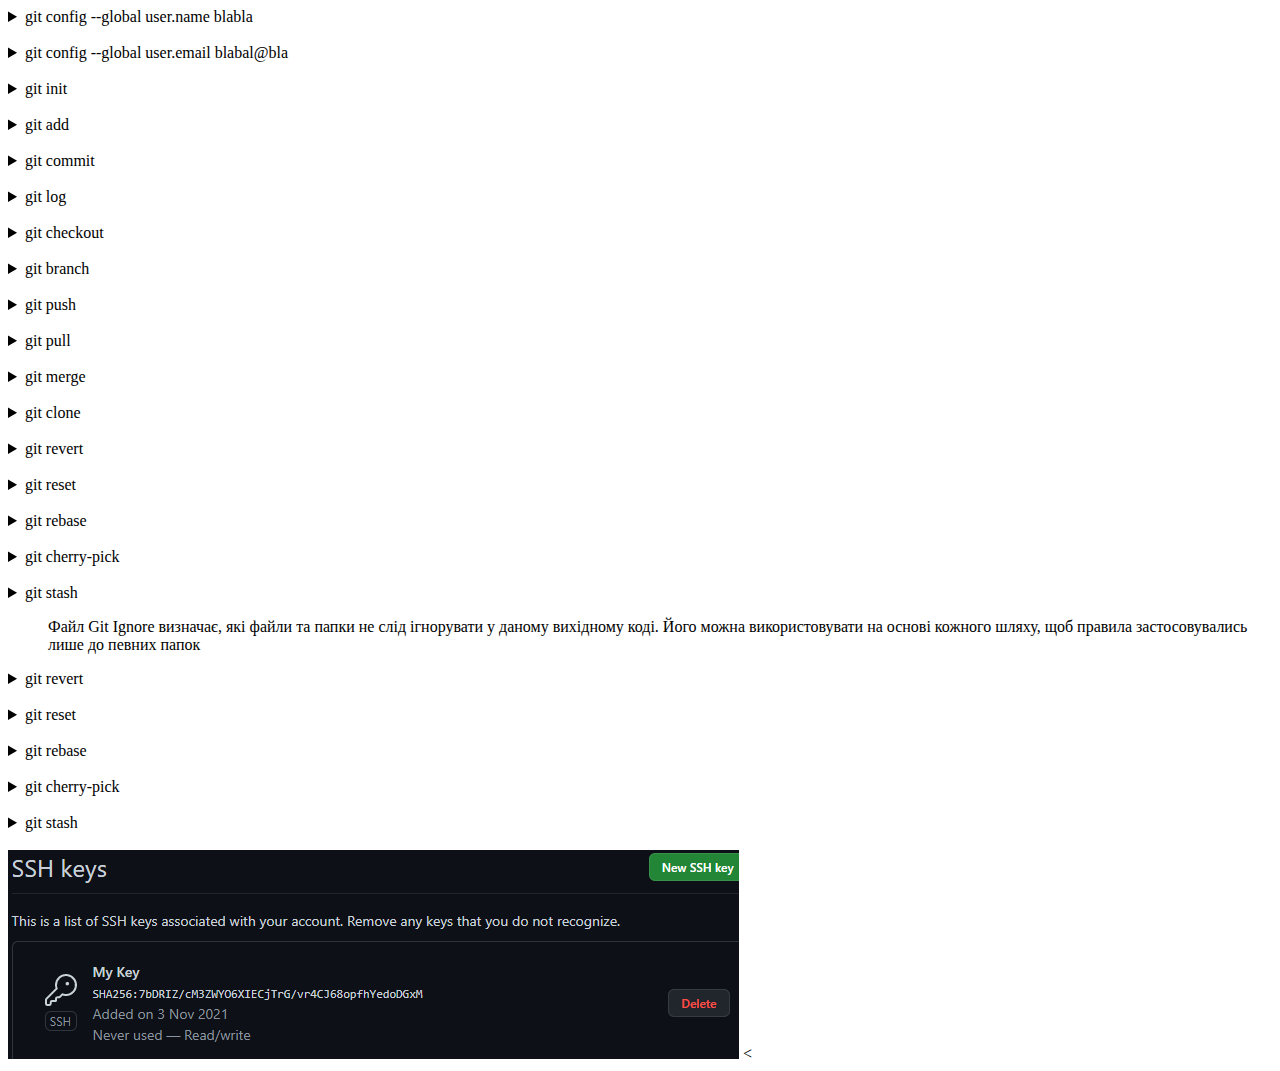
<file: Homeworks_1/index.html>
<!DOCTYPE html>
<html lang="en">
<head>
    <meta charset="UTF-8">
    <meta http-equiv="X-UA-Compatible" content="IE=edge">
    <meta name="viewport" content="width=device-width, initial-scale=1.0">
    <title>Document</title>
</head>
<body>
    <details>
        <summary>git config --global user.name blabla</summary>
            <p>Команда для вводу імені користувача</p>
    </details>
    <br>
    <details>
        <summary>git config --global user.email blabal@bla</summary>
        <p>Команда для введення емейлу користувача</p>
    </details>
    <br>
    <details>
        <summary>git init</summary>
        <p>Ініціює пустий репозиторій у поточній директорії. Так само можна показати будь-який шлях.</p>
    </details>
    <br>
    <details>
        <summary>git add</summary>
        <p>Додаємо файли в коміт. Зазвичай використовується «.» або «*» для додавання усіх файлів. Щоб додати один файл – вказуємо його ім'я та розширення.</p>
    </details>
    <br>
    <details>
        <summary>git commit</summary>
        <p>За допомогою цієї команди ми виконуємо «коміт» змін. Тобто, вказуємо, що поточний зліпок проекту потрібно зберегти.</p>
    </details>
    <br>
    <details>
        <summary>git log</summary>
        <p>Перераховує комміти, зроблені в репозиторії у зворотному до хронологічного порядку, — останні коміти знаходяться вгорі.</p>
    </details>
    <br>
    <details>
        <summary>git checkout</summary>
        <p>Дозволяє переміщатися між гілками, створеними командою git branch. При перемиканні гілки відбувається оновлення файлів у робочому каталозі відповідно до версії, що зберігається в цій гілці, а Git починає записувати нові комміти в цій гілці.</p>
    </details>
    <br>
    <details>
        <summary>git branch</summary>
        <p>Це свого роду "менеджер гілок". Вона вміє перераховувати ваші гілки, створювати нові, видаляти та перейменовувати їх.</p>
    </details>
    <br>
    <details>
        <summary>git push</summary>
        <p>Пушим» або відправляємо в репозиторій наші зміпки проекту.</p>
    </details>
    <br>
    <details>
        <summary>git pull</summary>
        <p>Команда для отримання змін з репозиторію.</p>
    </details>
    <br>
    <details>
        <summary>git merge</summary>
        <p>Команда git merge використовується для злиття однієї або кількох гілок у поточну. Потім вона встановлює покажчик поточної гілки на результуючий коміт.</p>
    </details>
    <br>
    <details>
        <summary>git clone</summary>
        <p>Це утиліта командного рядка Git для вибору існуючого репозиторію та створення його клону. </p>
    </details>
    <br>
    <details>
        <summary>git revert</summary>
        <p>Відкочує коміт шляхом створення нового, зміни в якому обернені до того комміту, який потрібно скасувати. Таким чином, відкат буде видно в історії як черговий коміт.</p>
    </details>
    <br>
    <details>
        <summary>git reset</summary>
        <p>Скасує всі коміти після заданого, залишаючи всі зміни у робочій директорії.</p>
    </details>
    <br>
    <details>
        <summary>git rebase</summary>
        <p>Rebase стискає всі зміни в один "патч". Потім він інтегрує патч у цільову гілку.</p>
    </details>
    <br>
    <details>
        <summary>git cherry-pick</summary>
        <p>Команда git cherry-pick використовується для перенесення окремих коммітів з одного місця репозиторію до іншого, зазвичай між гілками розробки та обслуговування.</p>
    </details>
    <br>
    <details>
        <summary>git stash</summary>
        <p>Команда git stash призначена для того, щоб помістити поточні зміни, які ви виконали у файлах, в окреме сховище та повернути файли до вихідного стану.</p>
    </details>
    <ul>
        <p>Файл Git Ignore визначає, які файли та папки не слід ігнорувати у даному вихідному коді. Його можна використовувати на основі кожного шляху, щоб правила застосовувались лише до певних папок</p>
    </ul>
    <details>
        <summary>git revert</summary>
        <p>відміна операції без втрати історії коммітів</p>
    </details>
    <br>
    <details>
        <summary>git reset</summary>
        <p>відміна зміни в локальному репозиторії</p>
    </details>
    <br>
    <details>
        <summary>git rebase</summary>
        <p>перенесення змін з однієї гілки на іншу</p>
    </details>
    <br>
    <details>
        <summary>git cherry-pick</summary>
        <P>перенесення конкретних коммітів з одного місця репозиторія в інше</P>
    </details>
    <br>
    <details>
        <summary>git stash</summary>
        <p>відкласти зміни, щоб внести їх пізніше</p>
    </details>
    <br>
    <img src ="SSH.png" atl ="SSH" >
    <
    <style>
        {cursor:pointer;}
    </style>

</body>
</html>
</file>
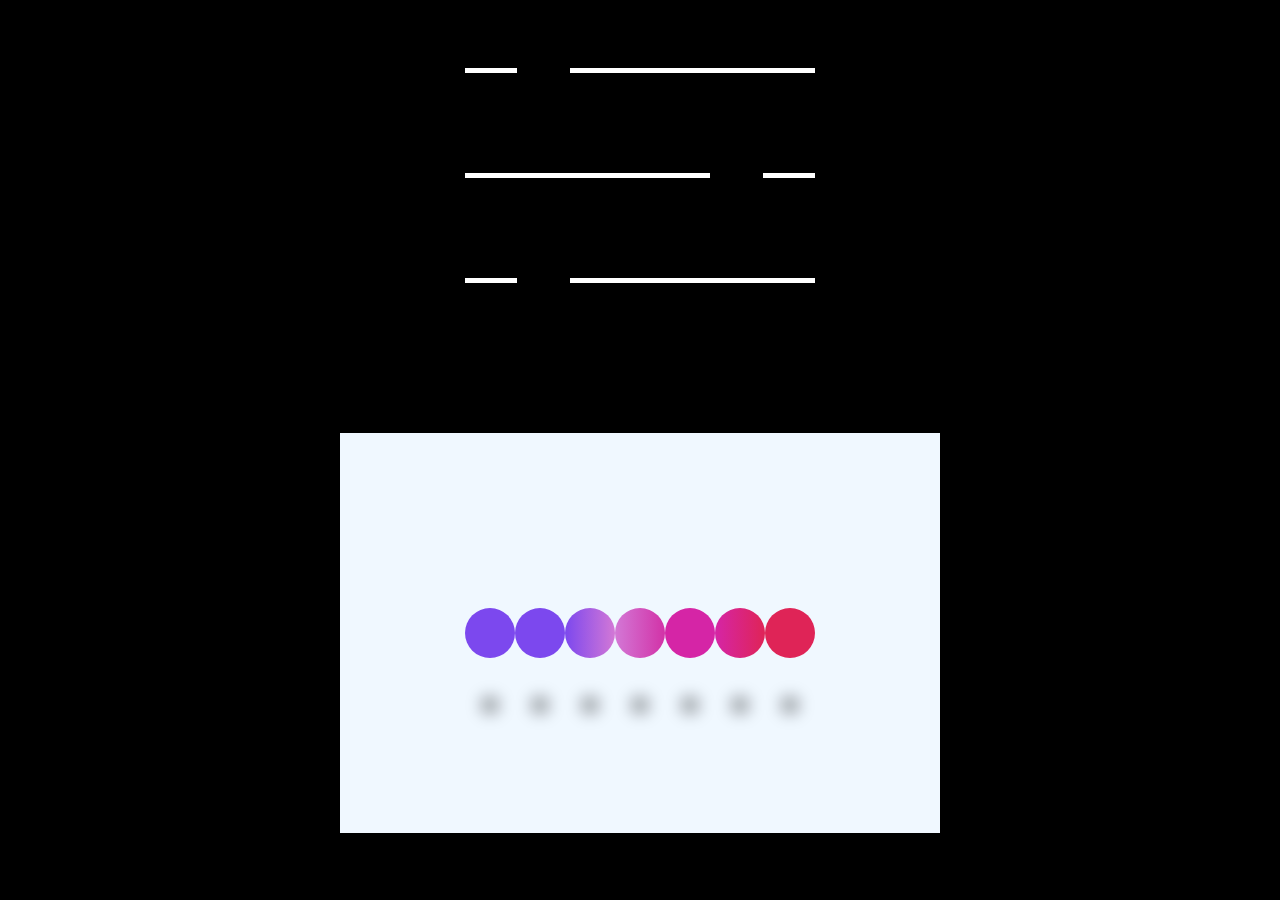
<file: Homeworks_10/index.html>
<!DOCTYPE html>
<html lang="en">
<head>
    <meta charset="UTF-8">
    <meta http-equiv="X-UA-Compatible" content="IE=edge">
    <meta name="viewport" content="width=device-width, initial-scale=1.0">
    <link rel="stylesheet" href="styles.css">
    <title>Animation</title>
</head>
<body>
    <div class="wrapper">
        <div class="burger">
            <div class="line"></div>
        </div>
        <div class="container">
            <div class="ball"></div>
            <div class="ball"></div>
            <div class="ball"></div>
            <div class="ball"></div>
            <div class="ball"></div>
            <div class="ball"></div>
            <div class="ball"></div>
        </div>
    </div>
</body>
</html>
</file>
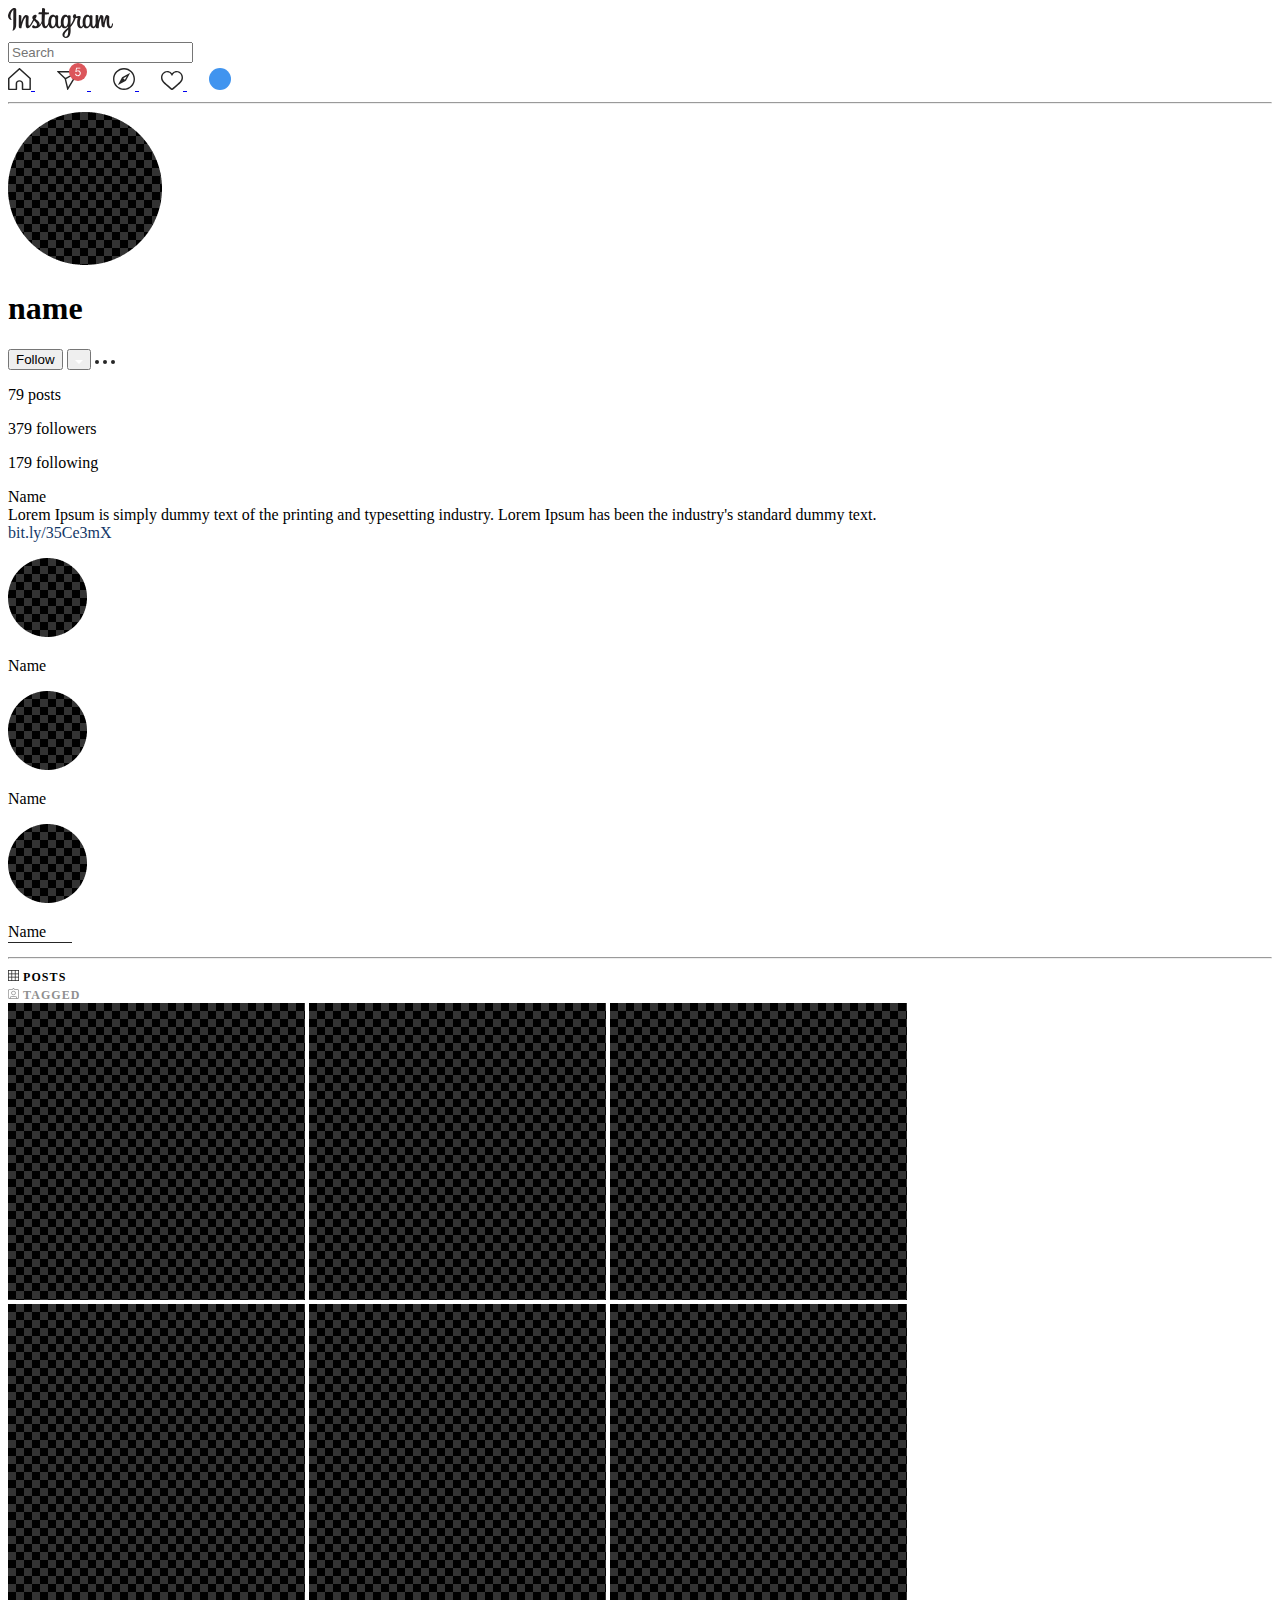
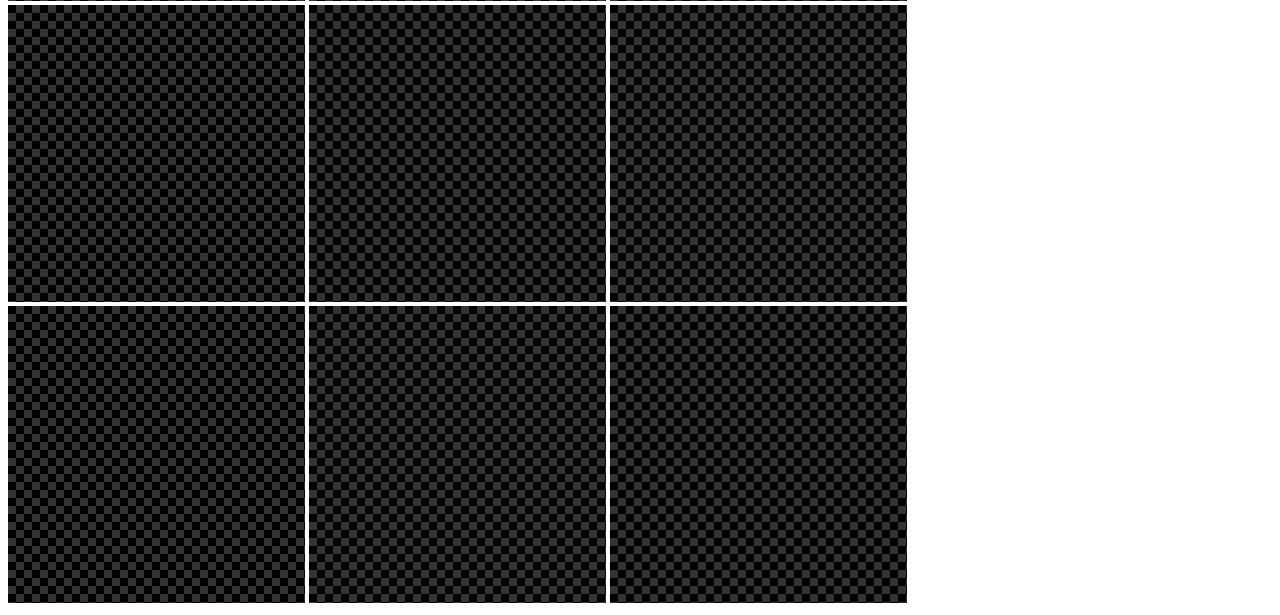
<file: Homeworks_11/index.html>
<!DOCTYPE html>
<html lang="en">
<head>
    <meta charset="UTF-8">
    <meta http-equiv="X-UA-Compatible" content="IE=edge">
    <meta name="viewport" content="width=device-width, initial-scale=1.0">
    <link rel="stylesheet" href="styles.css">
    <link href="https://cdn.jsdelivr.net/npm/bootstrap@5.1.3/dist/css/bootstrap.min.css" rel="stylesheet"
        integrity="sha384-1BmE4kWBq78iYhFldvKuhfTAU6auU8tT94WrHftjDbrCEXSU1oBoqyl2QvZ6jIW3" crossorigin="anonymous">
    <title>Framework</title>
</head>
<body>
    <div class="container">
        <header class="row align-items-center justify-content-between mt-3">
            <img src="./img/inst-logo.svg" alt="inst-logo" class="col-3 col-sm-2">
            <div class="form-outline col-3 justify-content-center d-none d-sm-block">
                <input type="search" id="form1" class="form-control search" placeholder="Search" aria-label="Search"/>
            </div>
            <div class="col-9 col-sm-3 d-flex justify-content-end icons">
                <a href="#">
                    <img src="./img/home.svg" alt="home">
                </a>
                <a href="#">
                    <img src="./img/messages.svg" alt="msg">
                </a>
                <a href="#">
                    <img src="./img/location.svg" alt="location">
                </a>
                <a href="#">
                    <img src="./img/like.svg" alt="like">
                </a>
                <a href="#">
                    <img src="./img/avatar-mini.svg" alt="avatar">
                </a>
            </div>
        </header>
        <hr>
        <div class="row mb-5">
            <img src="./img/avatar.png" alt="avatar" class="col-4 col-sm-2 offset-sm-1 align-self-start">
            <div class="col-8 col-sm-8 flex-column offset-sm-1">
                <div class="d-flex align-items-center mb-3">
                    <h1 class="me-4">
                        name
                    </h1>
                    <button class="btn btn-primary me-2 px-3 px-sm-5 fw-bold">
                        Follow
                    </button>
                    <button class="btn btn-primary me-3">
                        <img src="./img/polygon.svg" alt="polygon">
                    </button>
                    <img src="./img/dots.svg" alt="dots" class="d-none d-sm-block">
                </div>
                <div class="d-flex fs-sm-5">
                    <p class="me-3 me-sm-5">
                        <span class="fw-bold">79</span> posts
                    </p>
                    <p class="me-3 me-sm-5">
                        <span class="fw-bold">379</span> followers
                    </p>
                    <p>
                        <span class="fw-bold">179</span> following
                    </p>
                </div>
                <div class="name">
                    <p>
                        <span class="fw-bold fs-5">Name</span><br>
                        Lorem Ipsum is simply dummy text of the printing and typesetting industry. Lorem Ipsum has been the industry's standard
                        dummy text.
                        <br><a href="#" class="link">bit.ly/35Ce3mX</a>
                    </p>
                </div>
            </div>
        </div>
        <div class="row">
            <div class="d-flex col-7 col-sm-5 offset-sm-1 text-center">
                <div class="me-3 me-sm-5">
                    <img src="./img/stories.png" alt="story" class="mb-3">
                    <p class="fw-bold">Name</p>
                </div>
                <div class="me-3 me-sm-5">
                    <img src="./img/stories.png" alt="story" class="mb-3">
                    <p class="fw-bold">Name</p>
                </div>
                <div>
                    <img src="./img/stories.png" alt="story" class="mb-3">
                    <p class="fw-bold">Name</p>
                </div>
            </div>
        </div>
        <hr>
        <div class="row justify-content-center relative mt-4">
            <div class="col-4 d-flex justify-content-center">
                <div class="d-flex me-5 align-items-center upper-line">
                    <img src="./img/posts.svg" alt="posts" class="me-2">
                    <span class="posts">
                        POSTS
                    </span>
                </div>
                <div class="d-flex align-items-center">
                    <img src="./img/tagged.svg" alt="tagged" class="me-2">
                    <span class="posts tagged">
                        TAGGED
                    </span>
                </div>
            </div>
        </div>
        <div class="row justify-content-between mt-4">
            <img src="./img/post.png" alt="post" class="col-4">
            <img src="./img/post.png" alt="post" class="col-4">
            <img src="./img/post.png" alt="post" class="col-4">
        </div>
        <div class="row justify-content-between mt-4">
            <img src="./img/post.png" alt="post" class="col-4">
            <img src="./img/post.png" alt="post" class="col-4">
            <img src="./img/post.png" alt="post" class="col-4">
        </div>
        <div class="row justify-content-between mt-4">
            <img src="./img/post.png" alt="post" class="col-4">
            <img src="./img/post.png" alt="post" class="col-4">
            <img src="./img/post.png" alt="post" class="col-4">
        </div>
        <div class="row justify-content-between mt-4">
            <img src="./img/post.png" alt="post" class="col-4">
            <img src="./img/post.png" alt="post" class="col-4">
            <img src="./img/post.png" alt="post" class="col-4">
        </div>
    </div>
</body>
</html>
</file>
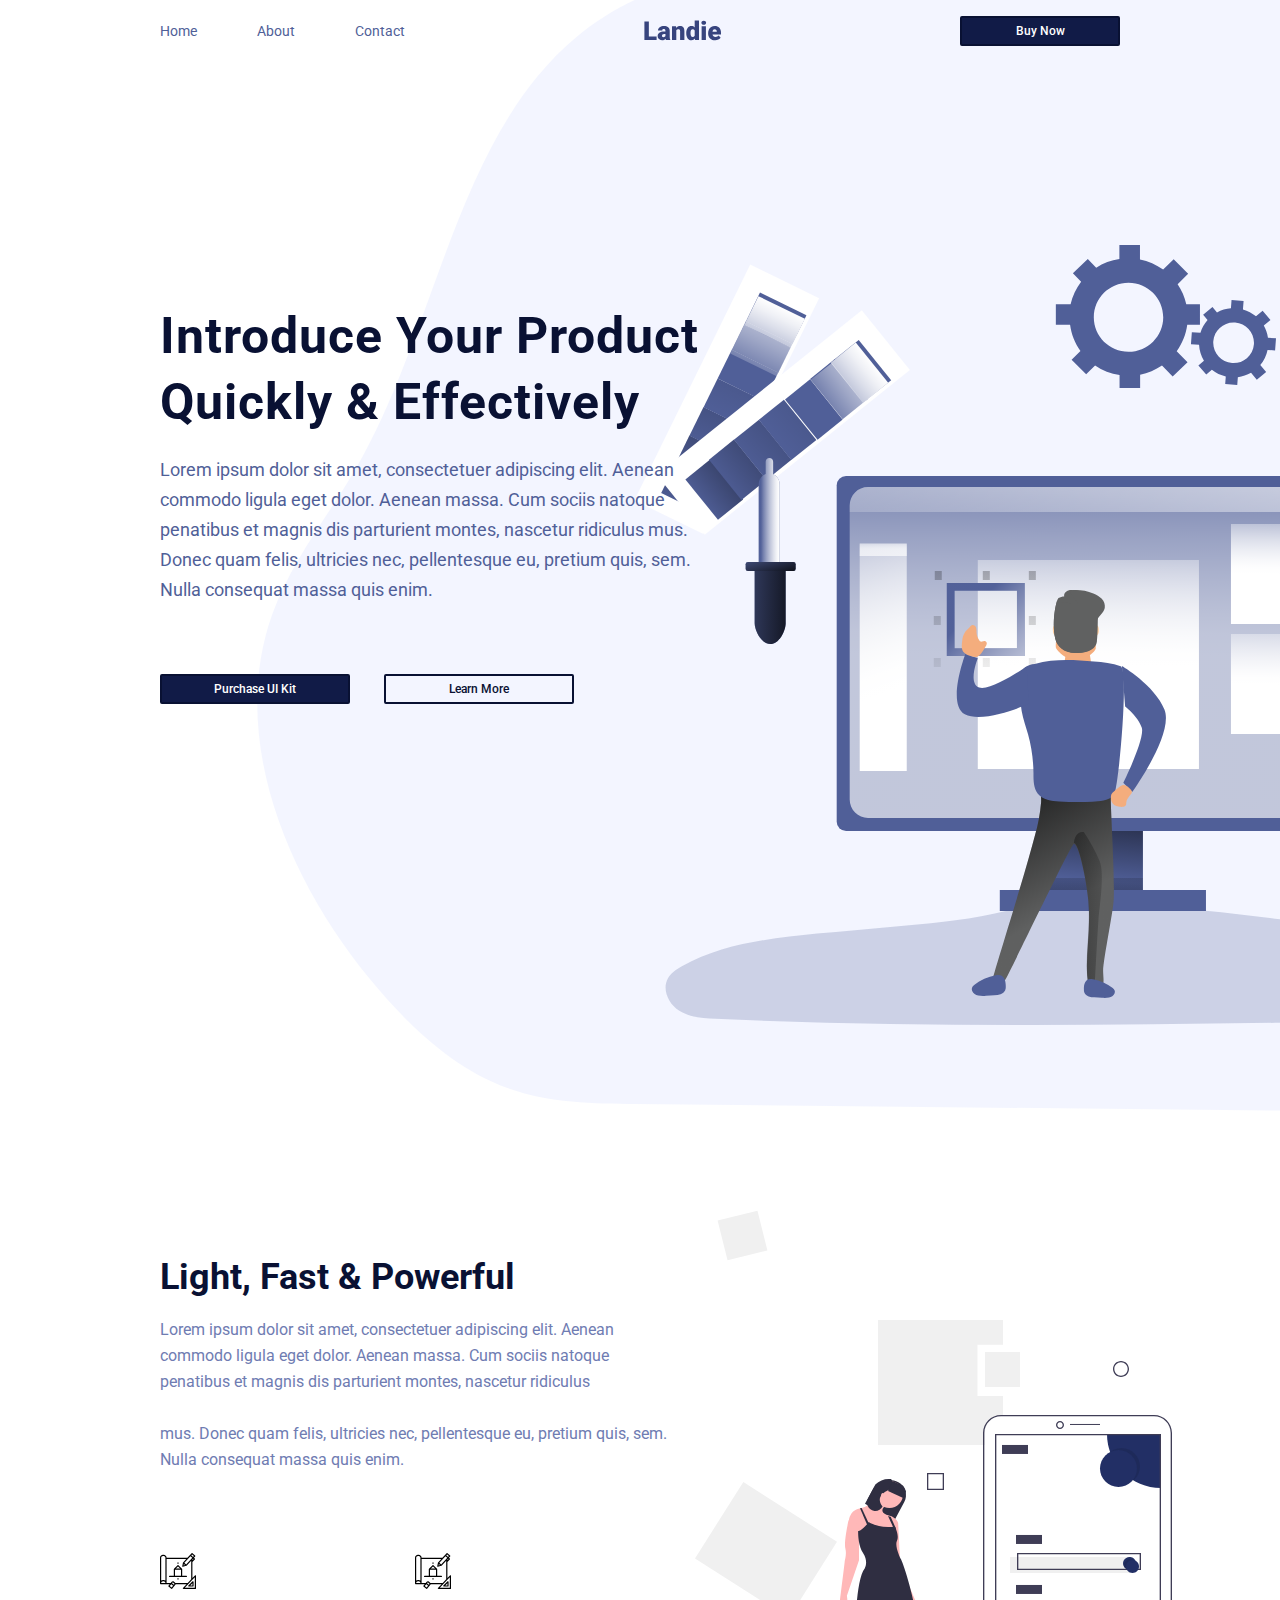
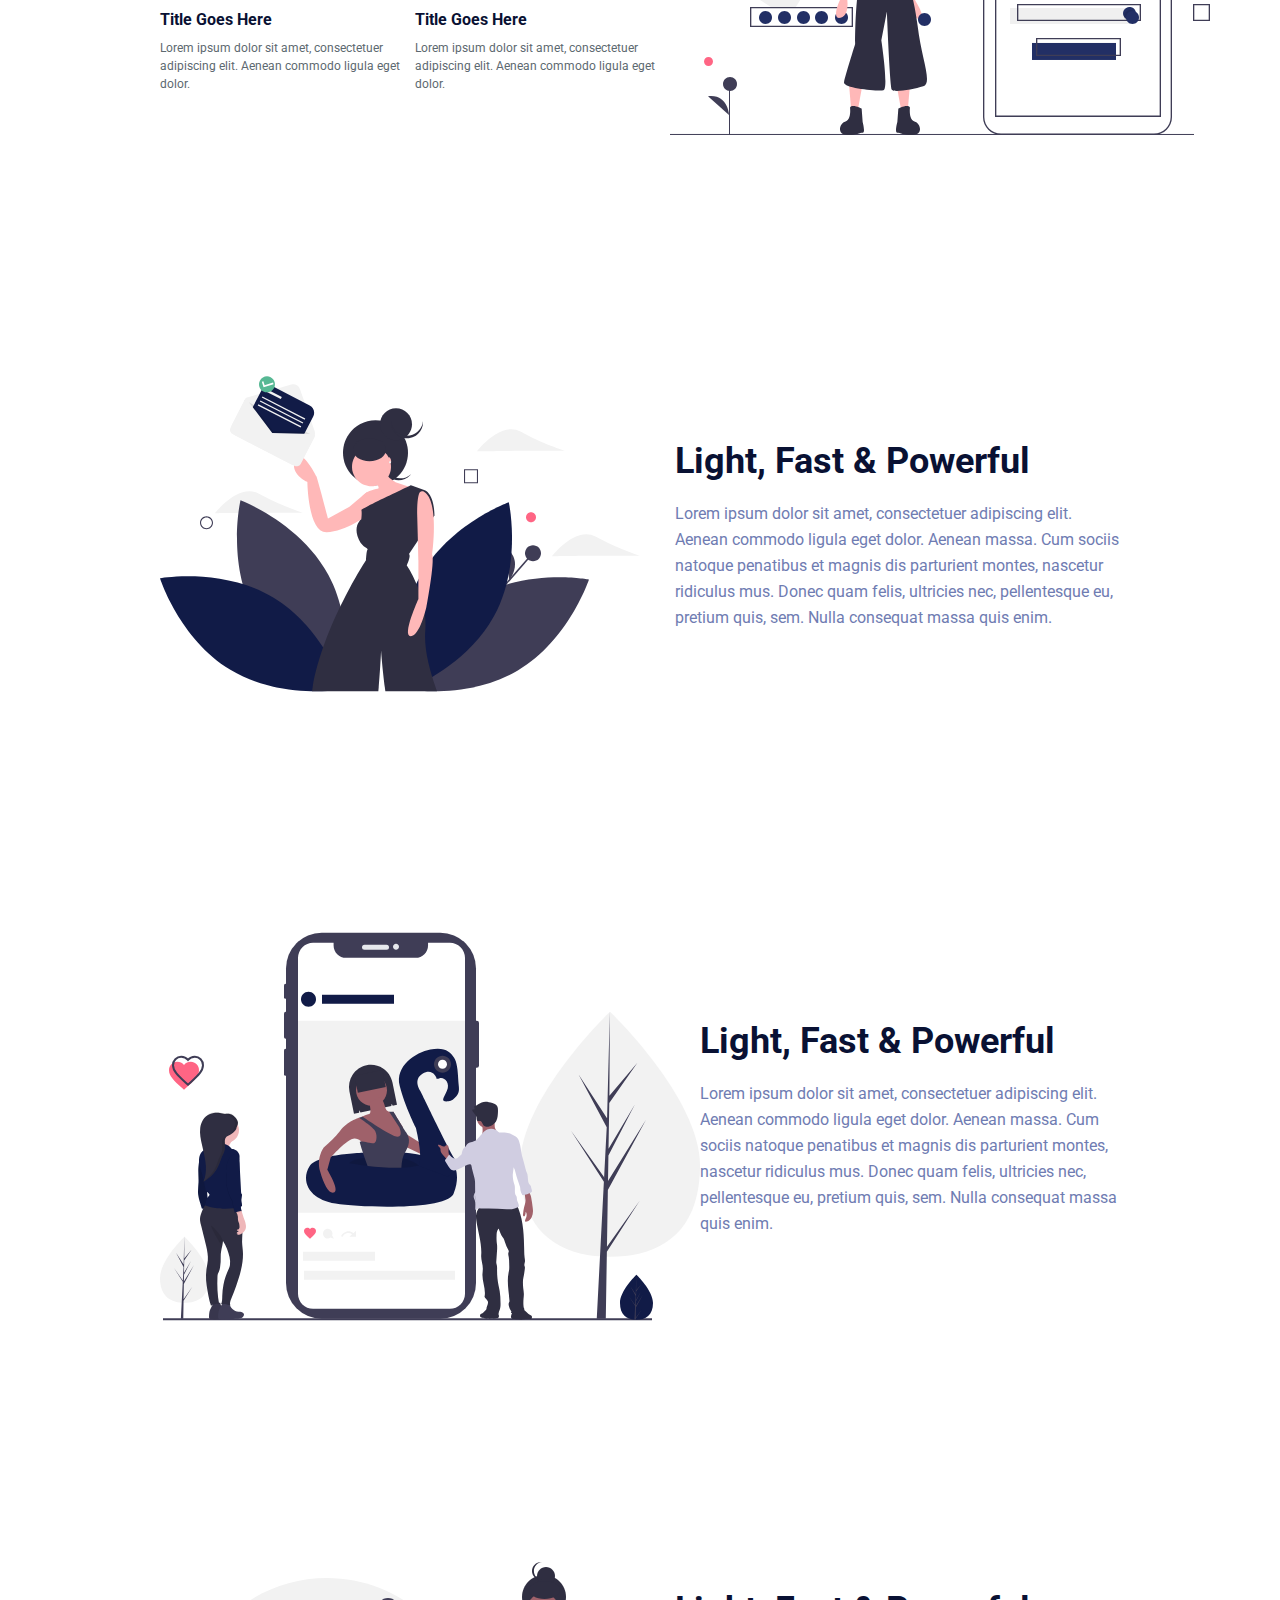
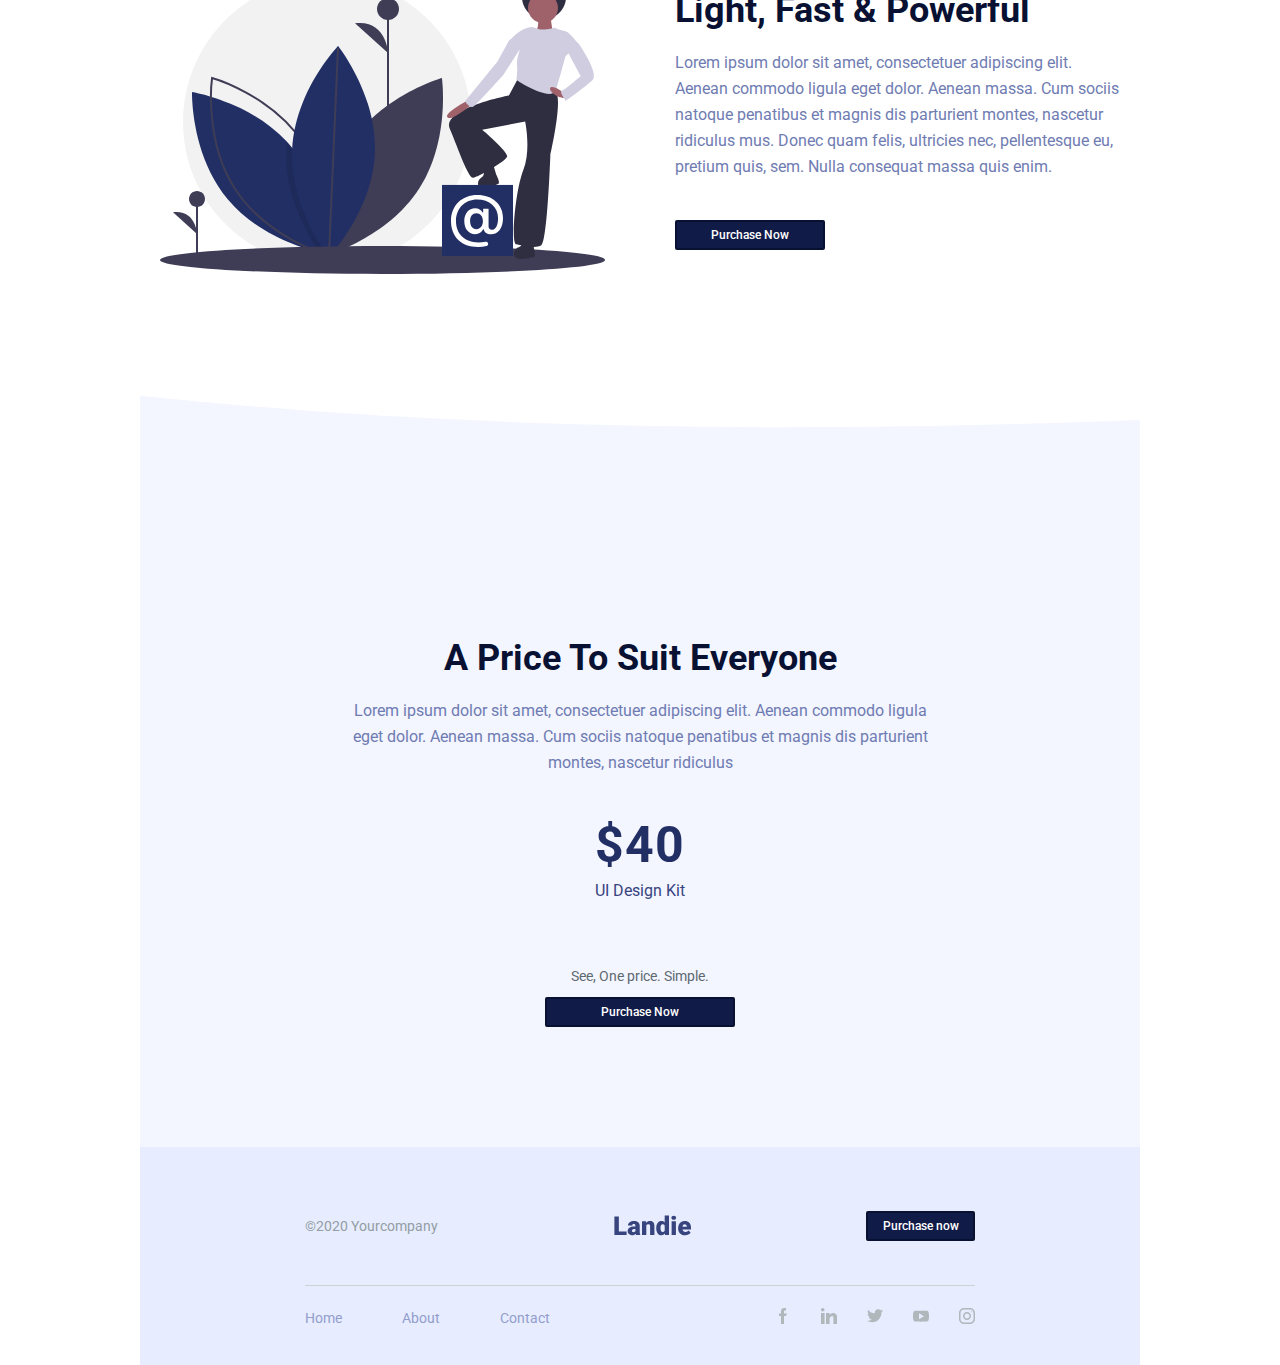
<file: Homeworks_12/index.html>
<!DOCTYPE html>
<html lang="en">
<head>
    <meta charset="UTF-8">
    <meta http-equiv="X-UA-Compatible" content="IE=edge">
    <meta name="viewport" content="width=device-width, initial-scale=1.0">
    <link rel="stylesheet" href="styles.css">
    <title>Preprocessor</title>
</head>
<body>
    <div class="wrapper">
        <img src="./img/bg1.svg" alt="background" class="background">
        <header class="header">
            <nav class="header__nav">
                <a href="#" class="header__nav__link">Home</a>
                <a href="#" class="header__nav__link">About</a>
                <a href="#" class="header__nav__link">Contact</a>
            </nav>
            <img src="./img/main-logo.svg" alt="logo" class="header__logo">
            <button class="header__button">
                Buy Now
            </button>
        </header>
        <main class="main">
            <section class="section-1">
                    <h1 class="section-1__title">
                        Introduce Your Product Quickly & Effectively
                    </h1>
                    <p class="section-1__text">
                        Lorem ipsum dolor sit amet, consectetuer adipiscing elit. Aenean commodo ligula eget dolor. Aenean massa. Cum sociis
                        natoque penatibus et magnis dis parturient montes, nascetur ridiculus
                        mus. Donec quam felis, ultricies nec, pellentesque eu, pretium quis, sem. Nulla consequat massa quis enim.
                    </p>
                <button class="section-1__button">
                    Purchase UI Kit
                </button>
                <button class="section-1__button">
                    Learn More
                </button>
            </section>
            <section class="section-2">
                <div class="section-2__block">
                    <h2 class="section-2__block__title">
                        Light, Fast & Powerful
                    </h2>
                    <p class="section-2__block__text">
                        Lorem ipsum dolor sit amet, consectetuer adipiscing elit. Aenean commodo ligula eget dolor. Aenean massa. Cum sociis
                        natoque penatibus et magnis dis parturient montes, nascetur ridiculus<br><br>
                        mus. Donec quam felis, ultricies nec, pellentesque eu, pretium quis, sem. Nulla consequat massa quis enim.
                    </p>
                    <div class="section-2__boxes">
                        <div class="section-2__boxes__box">
                            <img src="./img/bg2-icon.svg" alt="icon" class="section-2__boxes__box__icon">
                            <h3 class="section-2__boxes__box__title">
                                Title Goes Here
                            </h3>
                            <p class="section-2__boxes__box__text">
                                Lorem ipsum dolor sit amet, consectetuer adipiscing elit. Aenean commodo ligula eget dolor.
                            </p>
                        </div>
                        <div class="section-2__boxes__box">
                            <img src="./img/bg2-icon.svg" alt="icon" class="section-2__boxes__box__icon">
                            <h3 class="section-2__boxes__box__title">
                                Title Goes Here
                            </h3>
                            <p class="section-2__boxes__box__text">
                                Lorem ipsum dolor sit amet, consectetuer adipiscing elit. Aenean commodo ligula eget dolor.
                            </p>
                        </div>
                    </div>
                </div>
                <img src="./img/bg2.svg" alt="background" class="section-2__background">
            </section>
            <section class="section-3">
                <img src="./img/bg3.svg" alt="section-3__background">
                <div class="section-3__block">
                    <h2 class="section-3__block__title">
                        Light, Fast & Powerful
                    </h2>
                    <p class="section-3__block__text">
                        Lorem ipsum dolor sit amet, consectetuer adipiscing elit. Aenean commodo ligula eget dolor. Aenean massa. Cum sociis
                        natoque penatibus et magnis dis parturient montes, nascetur ridiculus
                        mus. Donec quam felis, ultricies nec, pellentesque eu, pretium quis, sem. Nulla consequat massa quis enim.
                    </p>
                </div>
            </section>
            <section class="section-4">
                <img src="./img/bg4.svg" alt="section-4__background">
                <div class="section-4__block">
                    <h2 class="section-4__block__title">
                        Light, Fast & Powerful
                    </h2>
                    <p class="section-4__block__text">
                        Lorem ipsum dolor sit amet, consectetuer adipiscing elit. Aenean commodo ligula eget dolor. Aenean massa. Cum
                        sociis
                        natoque penatibus et magnis dis parturient montes, nascetur ridiculus
                        mus. Donec quam felis, ultricies nec, pellentesque eu, pretium quis, sem. Nulla consequat massa quis enim.
                    </p>
                </div>
            </section>
            <section class="section-5">
                <img src="./img/bg5.svg" alt="section-5__background">
                <div class="section-5__block">
                    <h2 class="section-5__block__title">
                        Light, Fast & Powerful
                    </h2>
                    <p class="section-5__block__text">
                        Lorem ipsum dolor sit amet, consectetuer adipiscing elit. Aenean commodo ligula eget dolor. Aenean massa. Cum
                        sociis
                        natoque penatibus et magnis dis parturient montes, nascetur ridiculus
                        mus. Donec quam felis, ultricies nec, pellentesque eu, pretium quis, sem. Nulla consequat massa quis enim.
                    </p>
                    <button class="section-5__block__button">
                        Purchase Now
                    </button>
                </div>
            </section>
            <section class="section-6">
                <div class="section-6__block">
                    <h2 class="section-6__block__title">
                        A Price To Suit Everyone
                    </h2>
                    <p class="section-6__block__text">
                        Lorem ipsum dolor sit amet, consectetuer adipiscing elit. Aenean commodo ligula eget dolor. Aenean massa. Cum sociis
                        natoque penatibus et magnis dis parturient montes, nascetur ridiculus
                    </p>
                    <h3 class="section-6__block__price">
                        $40
                    </h3>
                    <p class="section-6__block__price-text">
                        UI Design Kit
                    </p>
                    <p class="section-6__block__price-text-2">
                        See, One price. Simple.
                    </p>
                    <button class="section-6__block__button">
                        Purchase Now
                    </button>
                </div>
            </section>
        </main>
        <footer class="footer">
            <div class="footer__block">
                <p class="footer__block__text">
                    ©2020 Yourcompany
                </p>
                <img src="./img/main-logo.svg" alt="logo" class="footer__block__logo">
                <button class="footer__block__button">
                    Purchase now
                </button>
            </div>
            <div class="footer__line">
            </div>
            <div class="footer__block-2">
                <div class="footer__block-2__nav">
                    <a href="#" class="footer__block-2__nav__item">Home</a>
                    <a href="#" class="footer__block-2__nav__item">About</a>
                    <a href="#" class="footer__block-2__nav__item">Contact</a>
                </div>
                <div class="footer__block-2__link">
                    <a href="#" class="footer__block-2__link__item">
                        <img src="./img/facebook.svg" alt="facebook">
                    </a>
                    <a href="#" class="footer__block-2__link__item">
                        <img src="./img/linkedin.svg" alt="linkedin">
                    </a>
                    <a href="#" class="footer__block-2__link__item">
                        <img src="./img/twitter.svg" alt="twitter">
                    </a>
                    <a href="#" class="footer__block-2__link__item">
                        <img src="./img/youtube.svg" alt="youtube">
                    </a>
                    <a href="#" class="footer__block-2__link__item">
                        <img src="./img/instagram.svg" alt="instagram">
                    </a>
                </div>
            </div>
        </footer>
    </div>
</body>
</html>
</file>
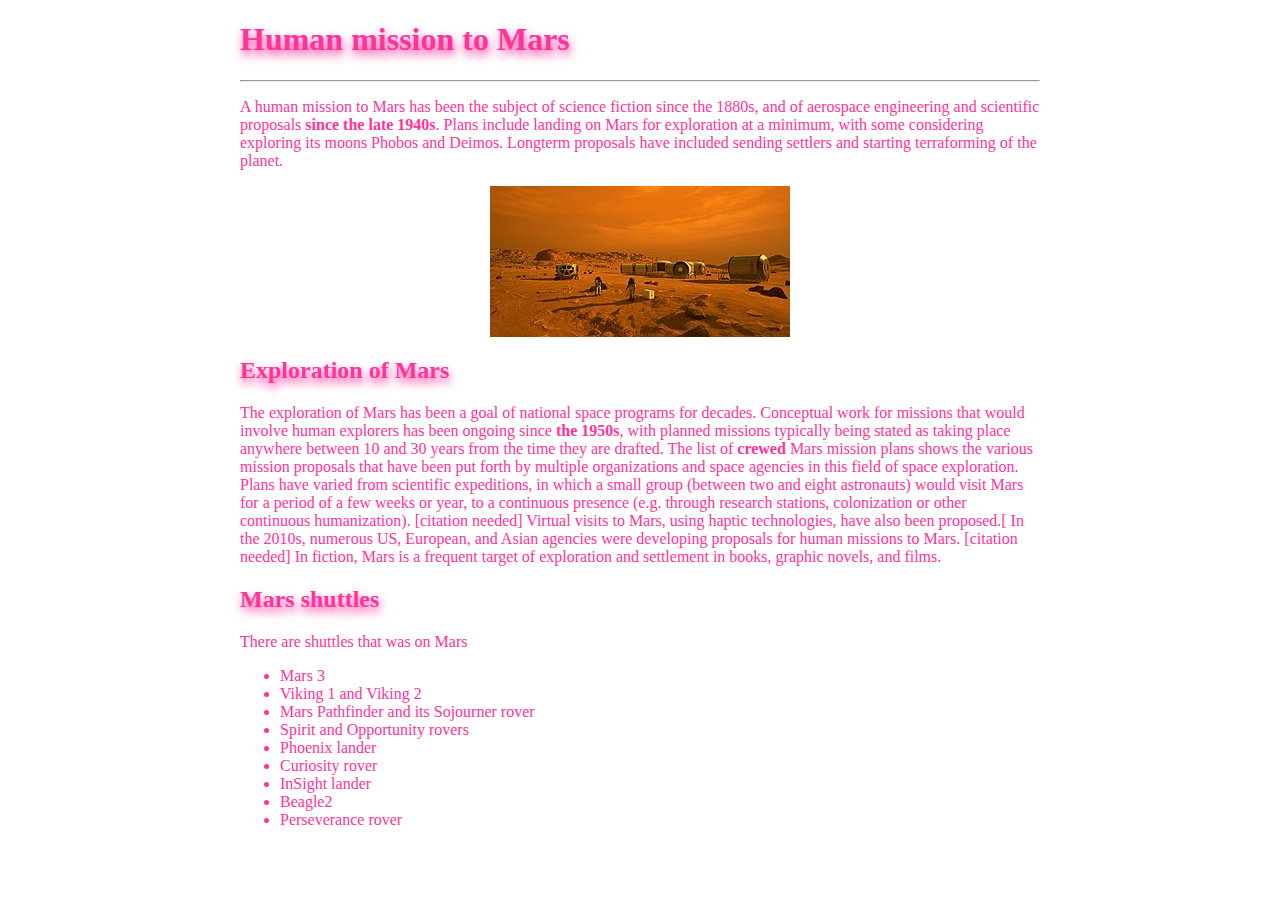
<file: Homeworks_2/index.html>
<!DOCTYPE html>
<html lang="en">
<head>
    <meta charset="UTF-8">
    <meta http-equiv="X-UA-Compatible" content="IE=edge">
    <meta name="viewport" content="width=device-width, initial-scale=1.0">
    <title>Mars</title>
    <link rel="stylesheet" href="styles.css">
</head>
<body>
    <div class="conteiner">
        <header>
            <h1>Human mission to Mars</h1>
            <hr>
        </header>
        <main>
            <p>
                A human mission to Mars has been the subject of science fiction since the 1880s, and of aerospace engineering and scientific proposals <b>since the late 1940s</b>.
                Plans include landing on Mars for exploration at a minimum, with some considering exploring its moons Phobos and Deimos. 
                Longterm proposals have included sending settlers and starting terraforming of the planet.
            </p>
            <img class="jpg" src="mars.jpg" alt="">
            <h2>Exploration of Mars</h2>
            <p>
                The exploration of Mars has been a goal of national space programs for decades. 
                Conceptual work for missions that would involve human explorers has been ongoing since <b>the 1950s</b>, 
                with planned missions typically being stated as taking place anywhere between 10 and 30 years from the time they are drafted.
                The list of <b>crewed</b> Mars mission plans shows the various mission proposals that have been put forth by multiple organizations and space agencies in this field of space exploration. 
                Plans have varied from scientific expeditions, in which a small group (between two and eight astronauts) would visit Mars for a period of a few weeks or year, 
                to a continuous presence (e.g. through research stations, colonization or other continuous humanization).
                [citation needed] Virtual visits to Mars, using haptic technologies, have also been proposed.[
                In the 2010s, numerous US, European, and Asian agencies were developing proposals for human missions to Mars.
                [citation needed] In fiction, Mars is a frequent target of exploration and settlement in books, graphic novels, and films.
                </p>
                <h2>Mars shuttles</h2>
                <p>There are shuttles that was on Mars</p>
                <ul>
                    <li>Mars 3</li>
                    <li>Viking 1 and Viking 2</li>
                    <li>Mars Pathfinder and its Sojourner rover</li>
                    <li>Spirit and Opportunity rovers</li>
                    <li>Phoenix lander</li>
                    <li>Curiosity rover</li>
                    <li>InSight lander</li>
                    <li>Beagle2</li>
                    <li>Perseverance rover</li>
                </ul>
        </main>
    </div>
    
</body>
</html>
</file>
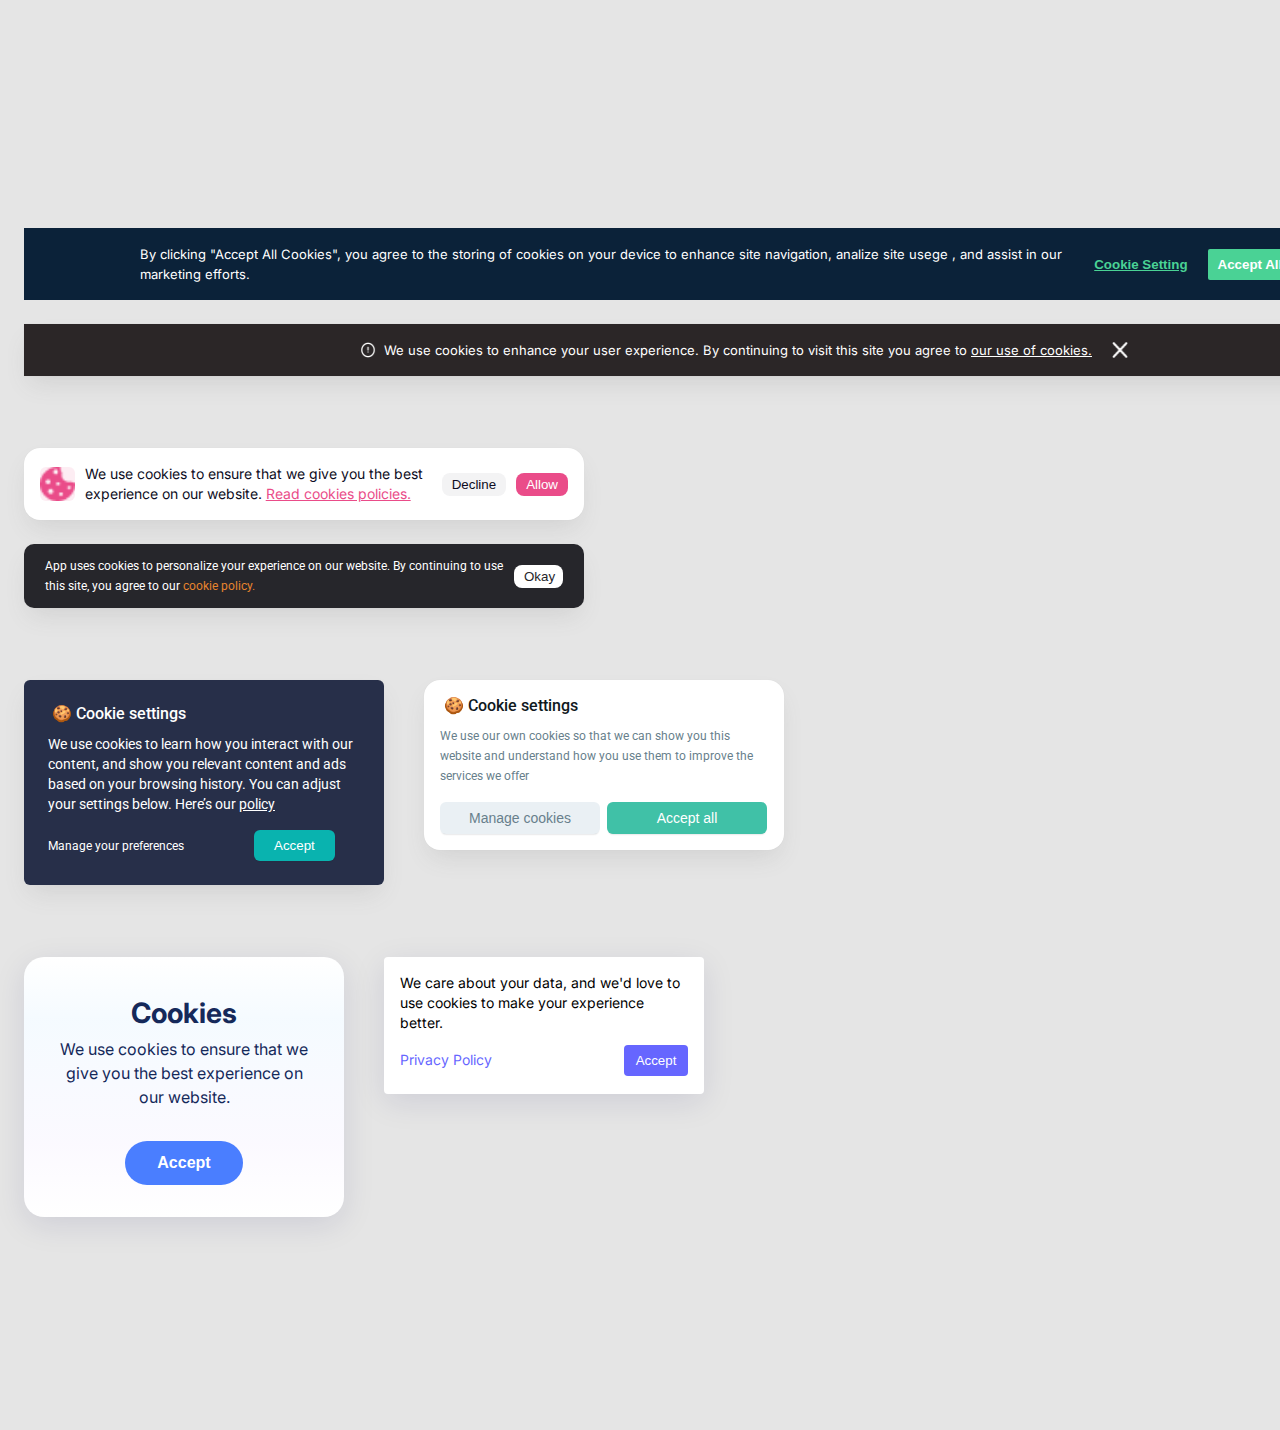
<file: Homeworks_3/index.html>
<!DOCTYPE html>
<html lang="en">
<head>
    <meta charset="UTF-8">
    <meta http-equiv="X-UA-Compatible" content="IE=edge">
    <meta name="viewport" content="width=device-width, initial-scale=1.0">
    <title>Document</title>
    <link rel="stylesheet" href="styles.css">
</head>
<body>
    <div class="global-contain">
        <!--1-->
        <div class="cont1">
            <p class="text1">
                By clicking "Accept All Cookies", you agree to the storing of cookies on your device to enhance site navigation, analize site usege , and assist in our marketing efforts.
            </p>
            <button class="but1" type="button">
                 Cookie Setting
            </button>
            <button class="but1" type="submit">
                Accept All Cookies
            </button>
        </div>
        <!--2-->
        <div class="cont2">
            <img class="icon1" src="!.png" alt="!">
            <p class="text2">
                We use cookies to enhance your user experience. By continuing to visit this site you agree to <a href="."> our use of cookies.</a>
            </p>
            <img class="icon1" src="X.png" alt="X">
        </div>
        <!--3-->
        <div class="cont3">
              <img class="icon2" src="Pic3.png" alt="biscuit">
              <p class="text3">
                We use cookies to ensure that we give you the best experience on our website. <a href="#">Read cookies policies. </a>
              </p>
              <button class="but2" type="submit">
                Decline
              </button>
              <button class="but2" type="submit">
                Allow
              </button>
        </div>
        <!--4-->
        <div class="cont4">
            <p class="text4">
                App uses cookies to personalize your experience on our website. By continuing to use this site, you agree to our <a href="#">cookie policy.</a>
            </p>
            <button class="but3" type="submit">
                Okay
            </button>
        </div>
        <!--5 & 6-->
        <div class="cont-wap">
            <!--5-->
            <div class="cont5">
                <div class="title-flex5">
                    <h1 class="title5">
                        🍪 Cookie settings
                    </h1>
                </div>
                <p class="text5">We use cookies to learn how you interact with our content, and show you relevant content and ads based on your browsing history. 
                    You can adjust your settings below. Here’s our <a href="#"> policy</a>
                </p>
                <div class="but-flex5">
                    <a href="#" class="text">
                        Manage your preferences
                    </a>
                    <button class="but4" type="submit">
                        Accept
                    </button>
                </div>
            </div>
                <!--6-->
            <div class="cont6">
                <div class="title-flex6">
                    <h1 class="title6">
                        🍪 Cookie settings  
                    </h1>
                </div>
                <p class="text6">
                    We use our own cookies so that we can show you this website and understand how you use them to improve the services we offer
                </p>
                <div>
                    <button class="but5" type="button">
                        Manage cookies
                    </button>
                    <button class="but5"  type="submit">
                        Accept all
                    </button>
                </div>
            </div>
        </div>
        <!--7 & 8-->
        <div class="cont-wap">
            <!--7-->
            <div class="cont7">
                <h1 class="title7">
                    Cookies
                </h1>
                <p class="text7">
                    We use cookies to ensure that we give you the best experience on our website.
                </p>
                <button class="but6" type="submit">
                    Accept
                </button>
            </div>
            <!--8-->
            <div class="cont8">
                <p class="text8">
                    We care about your data, and we'd love to use cookies to make your experience better.
                </p>
                <a href="#">
                    Privacy Policy
                </a>
                <button class="but7" type="submit">
                    Accept
                </button>
            </div>
        </div>
    </div>
    
</body>
</html>
</file>
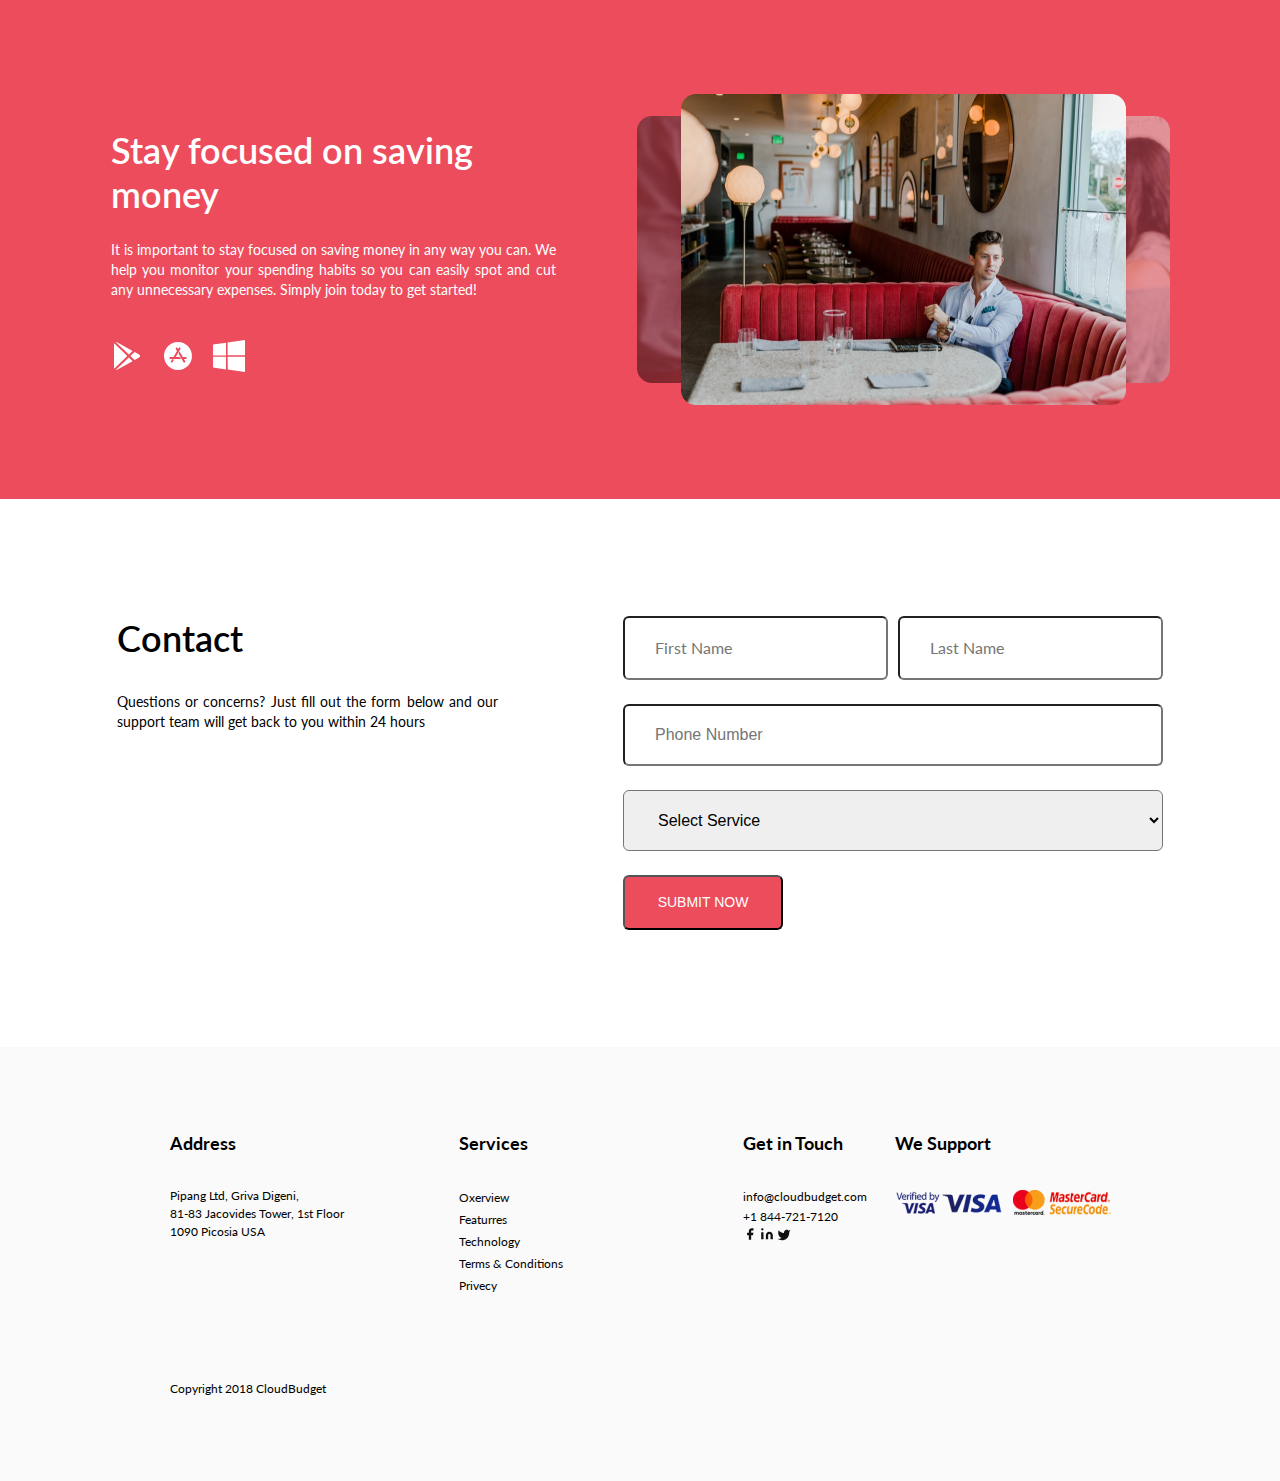
<file: Homeworks_4/index.html>
<!DOCTYPE html>
<html lang="en">
<head>
    <meta charset="UTF-8">
    <meta http-equiv="X-UA-Compatible" content="IE=edge">
    <meta name="viewport" content="width=device-width, initial-scale=1.0">
    <link rel="stylesheet" href="styles.css">
    <title>Document</title>
</head>
<body>
    <div class="cont-wra">
        <header>
           <div class="cont-lat">
               <div class="offer">
                    <h1 class="stay">
                        Stay focused on saving money
                    </h1>
                    <p class="text1">
                        It is important to stay focused on saving money in any way you can.
                        We help you monitor your spending habits so you can easily spot and cut any unnecessary expenses.
                        Simply join today to get started!
                    </p>
                    <div class="img">
                        <img class="img1" src="pic/google.svg" alt="">
                        <img class="img1" src="pic/apple.svg" alt="">
                        <img class="img1" src="pic/windows.svg" alt="">
                    </div>
               </div>
               <img class="img2" src="pic/slider.png" alt="">
           </div> 
        </header>
        <section>
            <div class="reg">
                <div class="reg1">
                    <h2 class="zag">
                        Contact
                    </h2>
                    <p class="text1">
                        Questions or concerns?
                        Just fill out the form below and our support team will get back to you within 24 hours
                    </p>
                </div>
                <div class="blanc">
                    <form action="#">
                        <div class="name">
                            <input class="name1" type="text" placeholder="First Name">
                            <input class="name1" type="text" placeholder="Last Name">
                        </div>
                            <input type="tel" placeholder="Phone Number">
                            <select>
                                <option value="0">Select Service</option>
                                <option value="1">Design</option>
                                <option value="2">IT</option>
                                <option value="3">Marketing</option>
                            </select>
                            <button type="submit">Submit Now</button>
                    </form>
                </div>
            </div>
        </section>
        <footer>
            <div class="supp">
                <div class="osn">
                    <div class="add">
                        <h3>
                            Address
                        </h3>
                        <p class="text2">
                            Pipang Ltd, Griva Digeni,
                            <br>
                            81-83 Jacovides Tower, 1st Floor
                            <br>
                            1090 Picosia USA
                        </p>
                        <div class="text3">
                            Copyright 2018 CloudBudget
                        </div>
                    </div>
                    <div class="ser">
                        <h3>
                            Services
                        </h3>
                        <div class="sul">
                            <a href="#">Oxerview</a>
                            <a href="#">Featurres</a>
                            <a href="#">Technology</a>    
                            <a href="#">Terms & Conditions</a>    
                            <a href="#">Privecy</a>    
                        </div>                                     
                    </div>
                    <div class="get">
                        <h3>
                            Get in Touch
                        </h3>
                        <div>
                            <a href="info@cloudbudget.com">info@cloudbudget.com</a>
                            <p>+1 844-721-7120</p>
                        </div>
                        <div>
                            <a href="#"><img src="pic/fb.svg" alt="facebook"></a>
                            <a href="#"><img src="pic/linkedin.svg" alt="linkedin"></a>
                            <a href="#"><img src="pic/twitter.svg" alt="twitter"></a>
                        </div>
                    </div>
                    <div>
                        <h3>
                            We Support
                        </h3>
                        <img src="pic/visa_mc.png" alt="visa_mc">
                    </div>
                </div>
            </div>
        </footer>
    </div>
</body>
</html>
</file>
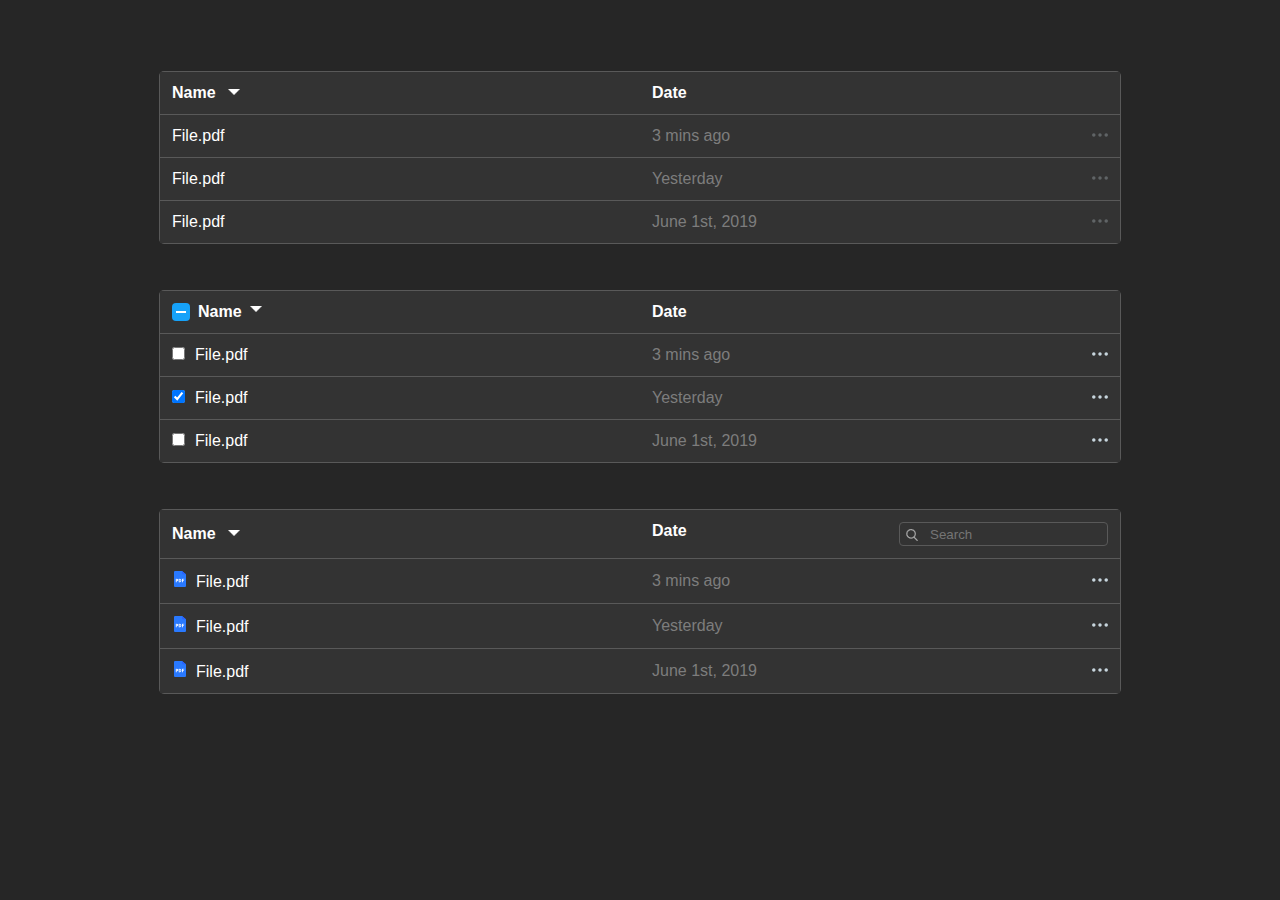
<file: Homeworks_5/index.html>
<!DOCTYPE html>
<html lang="en">
<head>
    <meta charset="UTF-8">
    <meta http-equiv="X-UA-Compatible" content="IE=edge">
    <meta name="viewport" content="width=device-width, initial-scale=1.0">
    <link rel="stylesheet" href="styles.css">
    <title>Document</title>
</head>
<body>
    <!--1-->
    <table class="table_money">
        <thead>
          <tr>
              <th>Name <img class="img_size" src="img/icon1.png" alt=""> </th>
              <th>Date</th>
          </tr>
        </thead>
        <tbody>
            <tr>
                <td>File.pdf</td>
                <td>3 mins ago <img class="img_size_more" src="img/more.png" alt=""></td>
            </tr>
            <tr>
                <td>File.pdf</td>
                <td>Yesterday <img class="img_size_more" src="img/more.png" alt=""></td>
            </tr>
            <tr>
                <td>File.pdf</td>
                <td>June 1st, 2019 <img class="img_size_more" src="img/more.png" alt=""></td>  
            </tr>
        </tbody>
    </table>
    <!--2-->
    <table class="table_money">
        <thead>
          <tr>
              <th class="box">
                  <div class="box-icon">
                      <div class="line"></div>
                  </div>
                Name
                <img class="img_size" src="img/icon1.png" alt="">
              </th>
              <th>Date</th>
          </tr>
        </thead>
        <tbody>
            <tr>
                <td><input class="checkbox" type="checkbox">File.pdf</td>
                <td>3 mins ago <img class="img_size_more1" src="img/more.png" alt=""></td>
            </tr>
            <tr>
                <td><input class="checkbox" type="checkbox" checked>File.pdf</td>
                <td>Yesterday <img class="img_size_more1" src="img/more.png" alt=""></td>
            </tr>
            <tr>
                <td><input class="checkbox" type="checkbox">File.pdf</td>
                <td>June 1st, 2019 <img class="img_size_more1" src="img/more.png" alt=""></td>  
            </tr>
        </tbody>
    </table>
    <!--3-->
    <table class="table_money">
        <thead>
          <tr>
              <th>Name <img class="img_size" src="img/icon1.png" alt=""></th>
              <th>Date <input class="search" type="search" placeholder="Search"></th>
          </tr>
        </thead>
        <tbody>
            <tr>
                <td><img class="pdf" src="img/pdf.png" alt="">File.pdf</td>
                <td>3 mins ago <img class="img_size_more1" src="img/more.png" alt=""></td>
            </tr>
            <tr>
                <td><img class="pdf" src="img/pdf.png" alt="">File.pdf</td>
                <td>Yesterday <img class="img_size_more1" src="img/more.png" alt=""></td>
            </tr>
            <tr>
                <td><img class="pdf" src="img/pdf.png" alt="">File.pdf</td>
                <td>June 1st, 2019 <img class="img_size_more1" src="img/more.png" alt=""></td>  
            </tr>
        </tbody>
    </table>
</body>
</html>
</file>
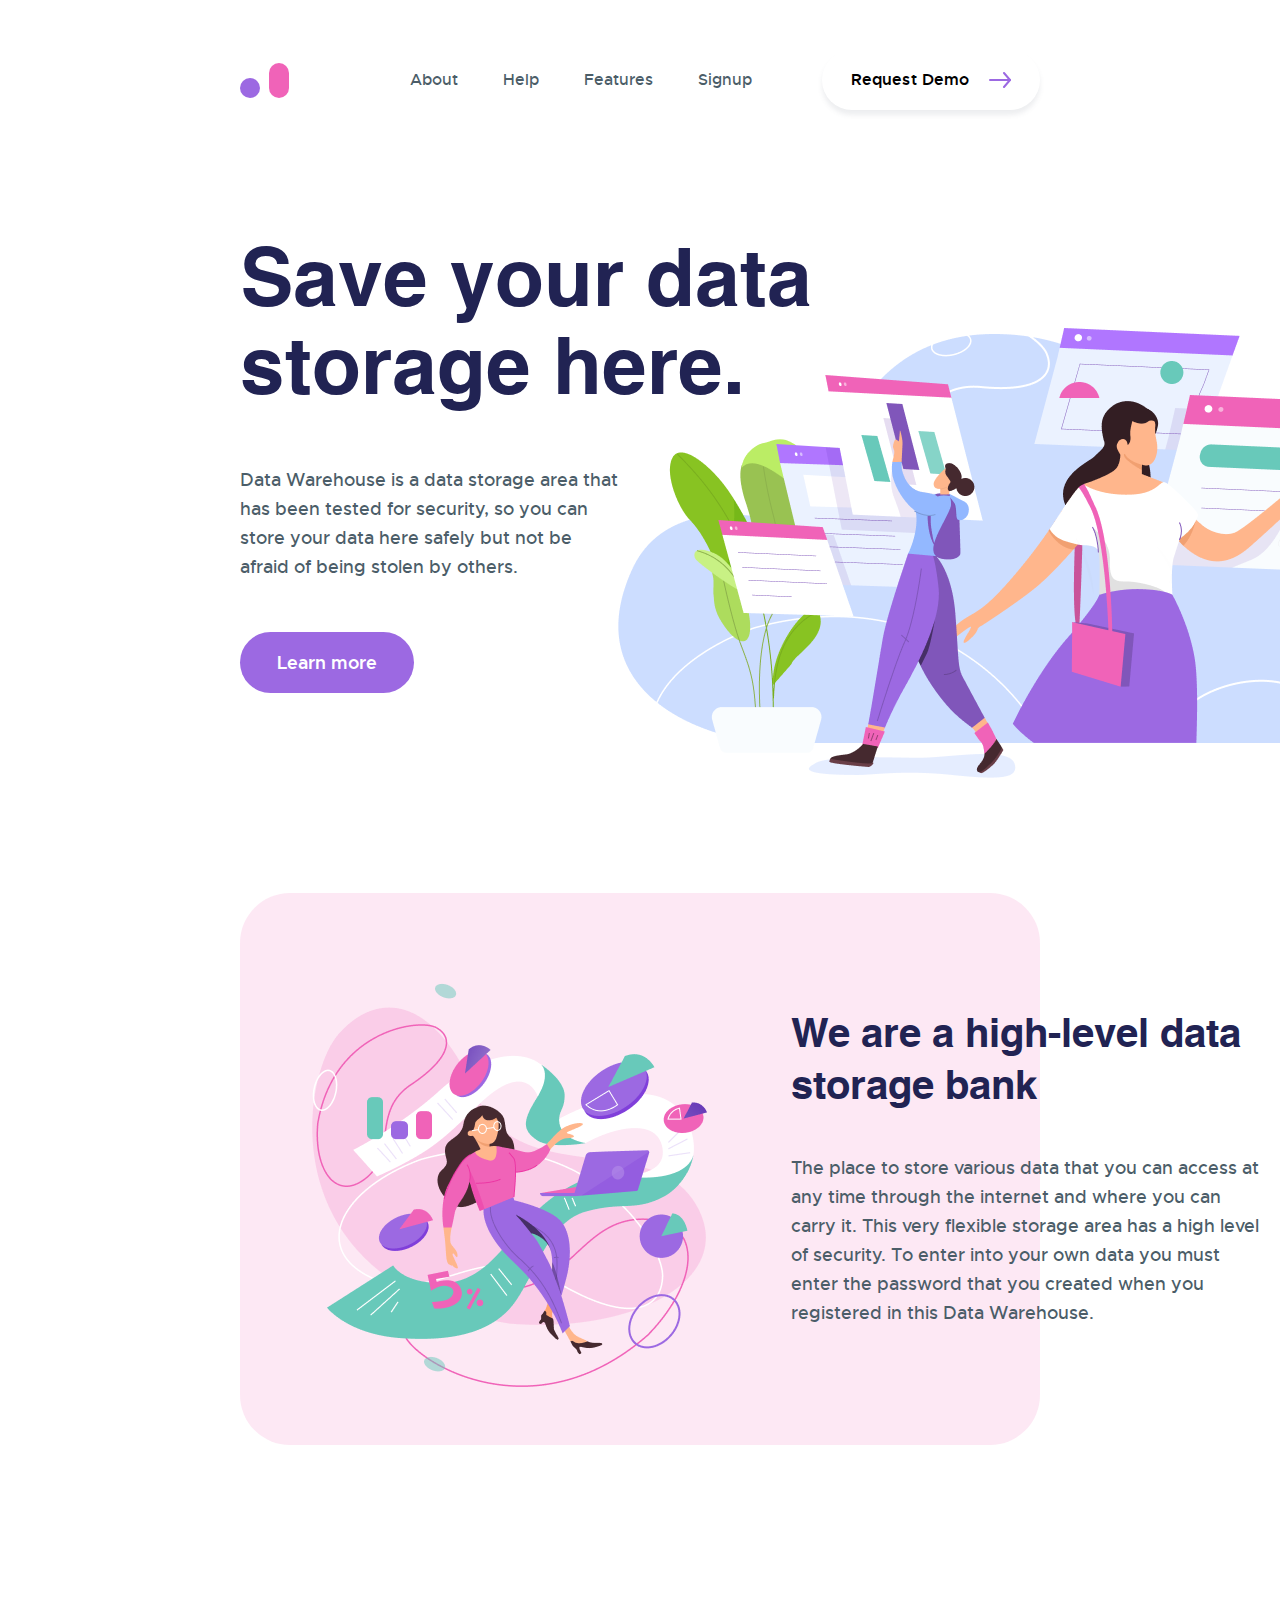
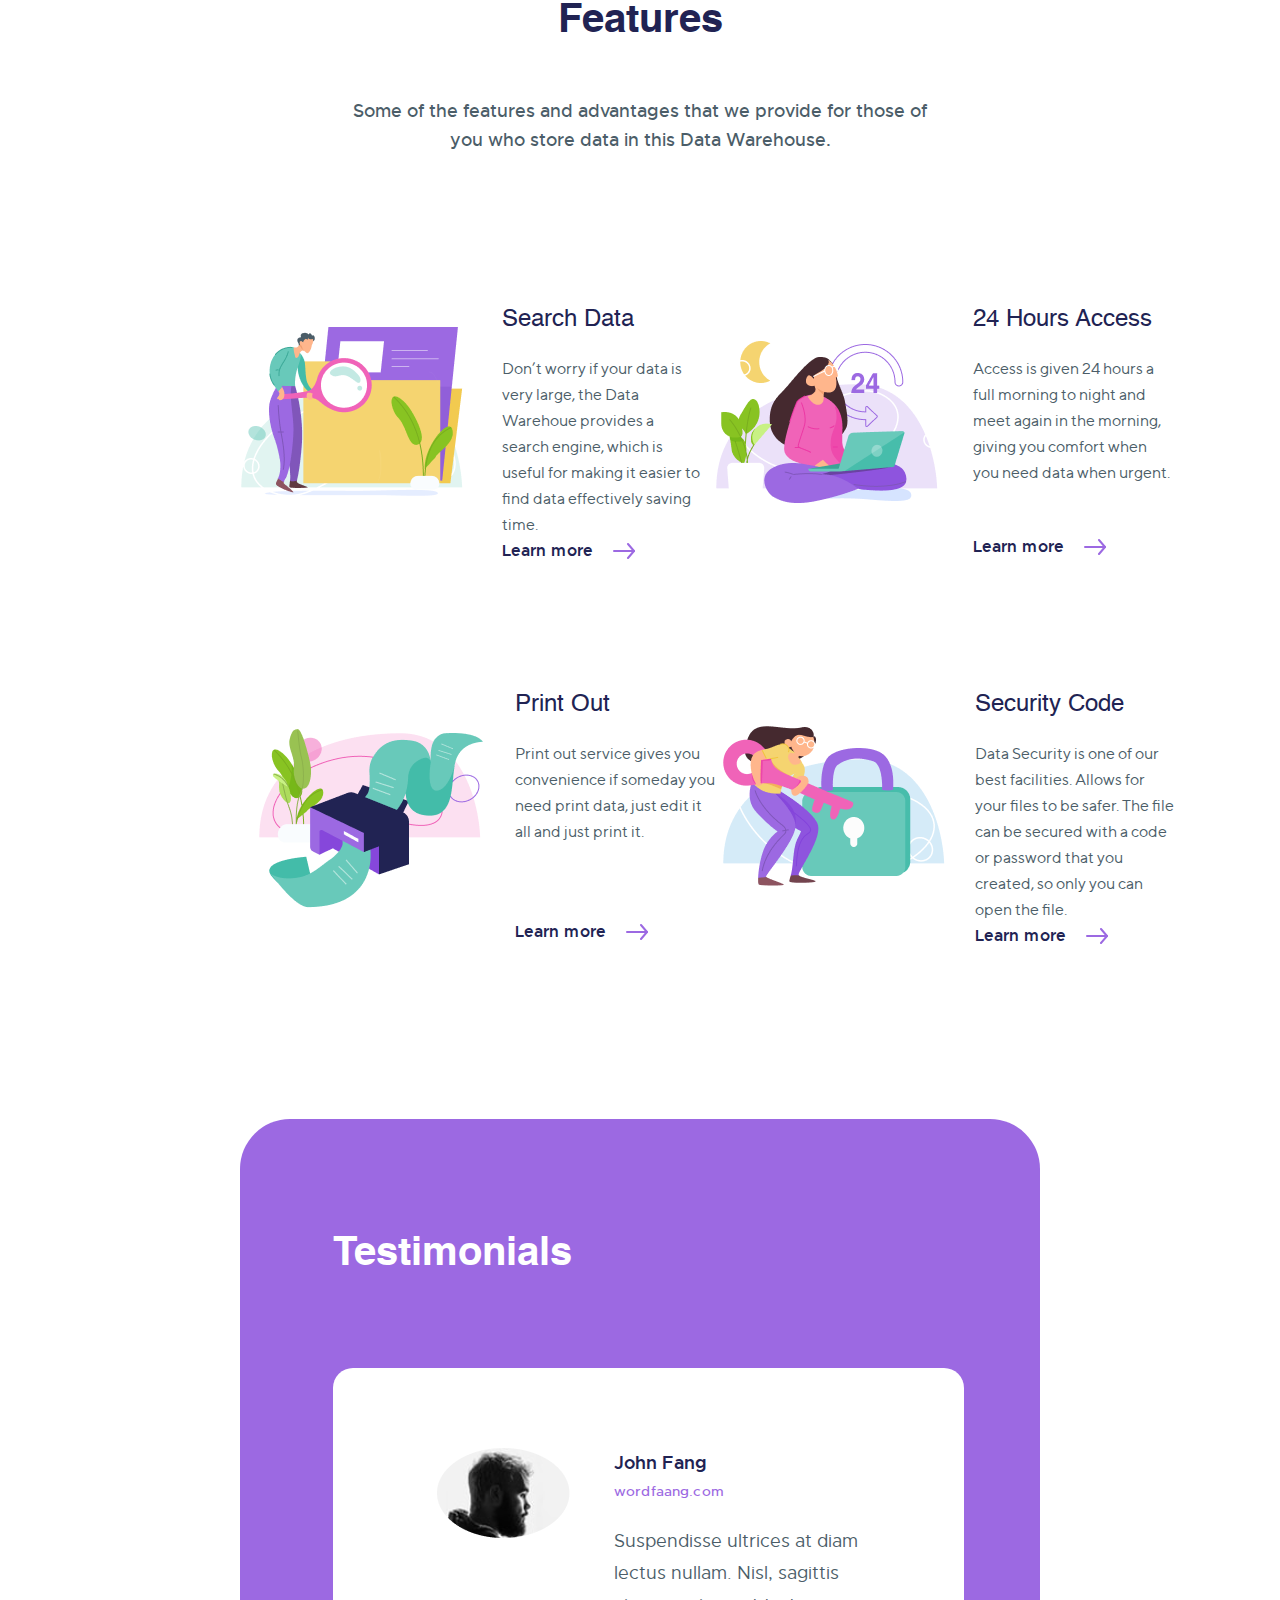
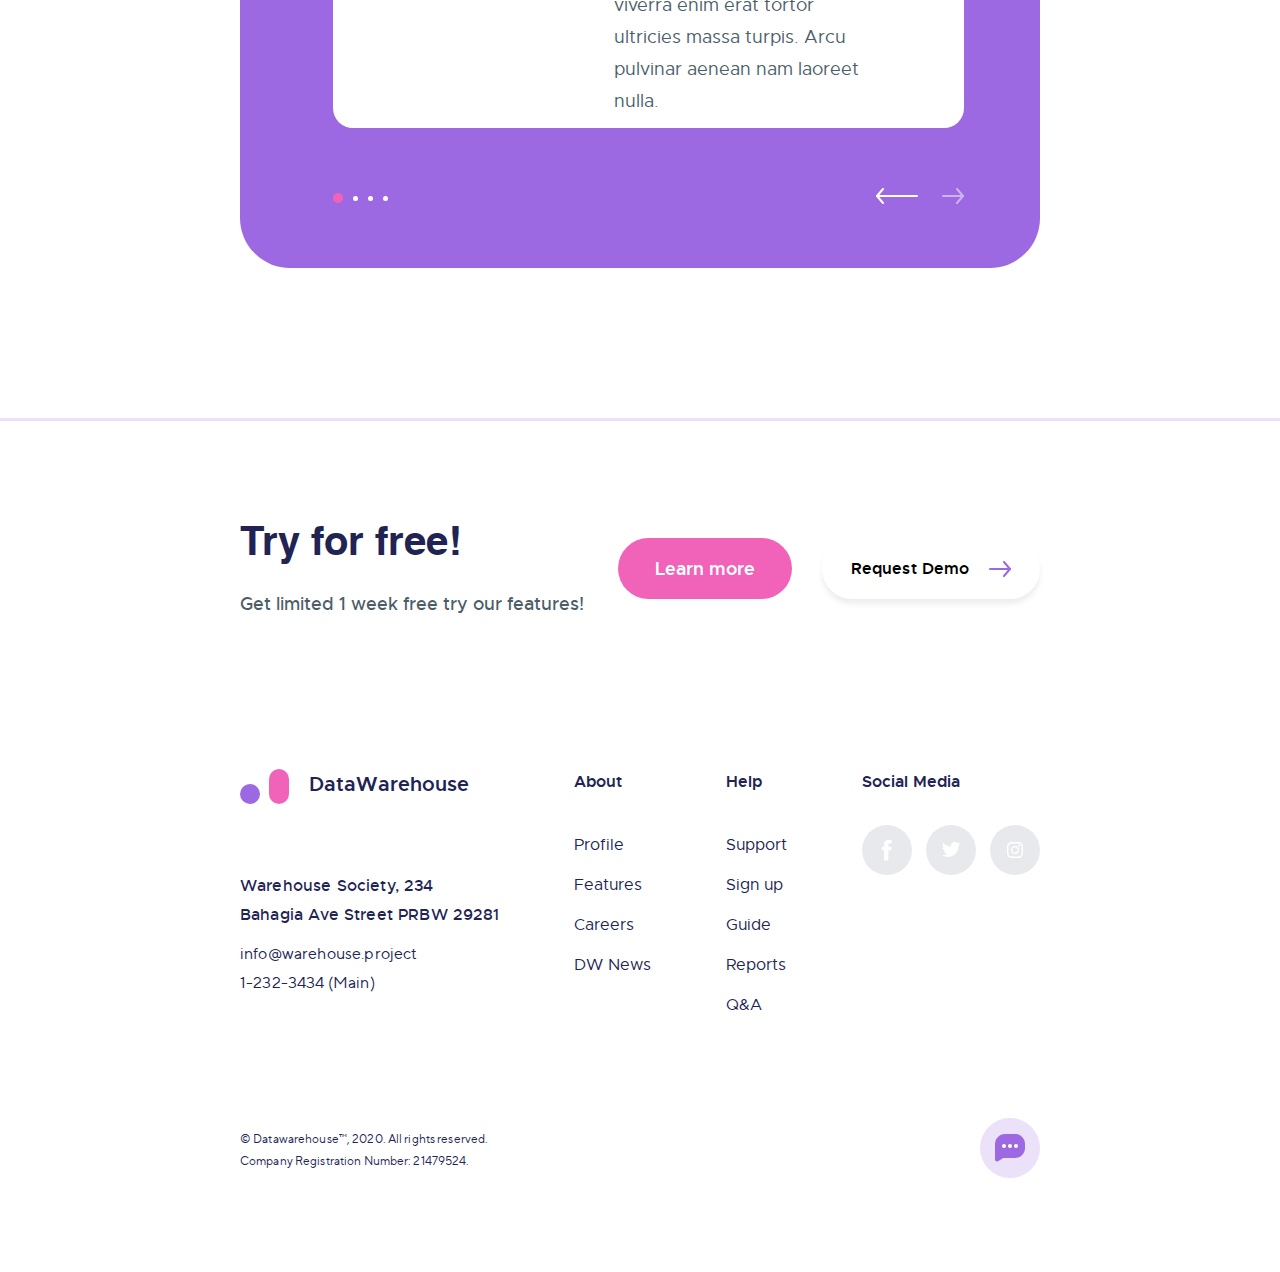
<file: Homeworks_6/index.html>
<!DOCTYPE html>
<html lang="en">
<head>
    <meta charset="UTF-8">
    <meta http-equiv="X-UA-Compatible" content="IE=edge">
    <meta name="viewport" content="width=device-width, initial-scale=1.0">
    <link rel="stylesheet" href="styles.css">
    <title>Flexbox</title>
</head>
<body>
    <div class="main-container">
        <header>
            <div class="header">
                <img src="./img/logo.svg" alt="logo" class="logo">
                <nav>
                    <a href="#">About</a>
                    <a href="#">Help</a>
                    <a href="#">Features</a>
                    <a href="#">Signup</a>
                </nav>
            </div>
            <div>
                <button class="button-request">
                    Request Demo
                    <img src="./img/arrow.svg" alt="arrow" class="arrow">
                </button>
            </div>
        </header>
        <main>
            <div class="main-text">
                <h1>
                    Save your data storage here.
                </h1>
                <p>
                    Data Warehouse is a data storage area that has been
                    tested for security, so you can store your data here
                    safely but not be afraid of being stolen by others.
                </p>
                <button class="button-learn">
                    Learn more
                </button>
            </div>
            <img src="./img/mainphoto.png" alt="mainphoto" class="main-photo">
        </main>
        <section class="section1">
            <img src="./img/photo1.png" alt="photo1" class="photo1">
            <div class="text1">
                <h2>
                    We are a high-level data storage bank
                </h2>
                <p>
                    The place to store various data that you can access at any time through the internet and where you can carry it.
                    This very flexible storage area has a high level of security. To enter into your own data you must enter the password
                    that you created when you registered in this Data Warehouse.
                </p>
            </div>
        </section>
        <section class="section2">
            <div class="section2-title">
                <h2 class="features">
                    Features
                </h2>
                <p class="description">
                    Some of the features and advantages that we provide for those of you who store data in this Data Warehouse.
                </p>
            </div>
            <div class="blocks12">
                <div class="block">
                    <img src="./img/search.png" alt="search" class="block-photo">
                    <div class="block-text">
                        <div>
                            <h3 class="block-title">
                                Search Data
                            </h3>
                            <p class="block-p">
                                Don’t worry if your data is very large, the Data Warehoue provides a search engine, which is useful for making it easier
                                to find data effectively saving time.
                            </p>
                        </div>
                        <button class="block-button">
                            Learn more
                            <img src="./img/arrow.svg" alt="arrow" class="arrow">
                        </button>
                    </div>
                </div>
                <div class="block">
                    <img src="./img/24hours.png" alt="24hours" class="block-photo" style="margin-top: -30px;">
                    <div class="block-text">
                        <div>
                            <h3 class="block-title">
                                24 Hours Access
                            </h3>
                            <p class="block-p">
                                Access is given 24 hours a full morning to night and
                                meet again in the morning, giving you comfort when
                                you need data when urgent.
                            </p>
                        </div>
                        <button class="block-button">
                            Learn more
                            <img src="./img/arrow.svg" alt="arrow" class="arrow">
                        </button>
                    </div>
                </div>
            </div>
            <div class="blocks34">
                <div class="block">
                    <img src="./img/print.png" alt="print" class="block-photo">
                    <div class="block-text">
                        <div>
                            <h3 class="block-title">
                                Print Out
                            </h3>
                            <p class="block-p">
                                Print out service gives you convenience if someday
                                you need print data, just edit it all and just print it.
                            </p>
                        </div>
                        <button class="block-button">
                            Learn more
                            <img src="./img/arrow.svg" alt="arrow" class="arrow">
                        </button>
                    </div>
                </div>
                <div class="block">
                    <img src="./img/security.png" alt="security" class="block-photo">
                    <div class="block-text">
                        <div>
                            <h3 class="block-title">
                                Security Code
                            </h3>
                            <p class="block-p">
                                Data Security is one of our best facilities. Allows for your files
                                to be safer. The file can be secured with a code or password that
                                you created, so only you can open the file.
                            </p>
                        </div>
                        <button class="block-button">
                            Learn more
                            <img src="./img/arrow.svg" alt="arrow" class="arrow">
                        </button>
                    </div>
                </div>
            </div>
        </section>
        <section class="reviews">
            <h2 class="reviews-title">
                Testimonials
            </h2>
            <div class="reviews-example">
                <img src="./img/reviews.png" alt="reviews" class="reviews-photo">
                <div class="reviews-text">
                    <h4 class="reviews-h">
                        John Fang
                    </h4>
                    <a href="#" class="reviews-a">wordfaang.com</a>
                    <p class="reviews-p">
                        Suspendisse ultrices at diam lectus nullam.
                        Nisl, sagittis viverra enim erat tortor ultricies massa turpis. Arcu pulvinar aenean nam laoreet nulla.
                    </p>
                </div>
            </div>
            <div class="reviews-img">
                <img src="./img/slide.svg" alt="slide">
                <div>
                    <button>
                        <img src="./img/whitearrow.svg" alt="whitearrow" class="whitearrow">
                    </button>
                    <button>
                        <img src="./img/littlearrow.svg" alt="littlearrow">
                    </button>
                </div>
            </div>
        </section>
        <div class="hr"></div>
        <section class="prefooter">
            <div class="prefooter-text">
                <h2 class="prefooter-h">
                    Try for free!
                </h2>
                <p class="prefooter-p">
                    Get limited 1 week free try our features!
                </p>
            </div>
            <div class="prefooter-buttons">
                <button class="prefooter-button1">
                    Learn more
                </button>
                <button class="prefooter-button2">
                    Request Demo
                    <img src="./img/arrow.svg" alt="arrow" class="arrow">
                </button>
            </div>
        </section>
        <footer class="footer">
            <div class="footer-container">
                <div class="footer-block1">
                    <div class="img-h">
                        <img src="./img/logo.svg" alt="logo" class="footer-logo">
                        <h4 class="footer-block1-h">
                            DataWarehouse
                        </h4>
                    </div>
                    <p class="footer-p">
                        Warehouse Society, 234<br>
                        Bahagia Ave Street
                        PRBW 29281
                    </p>
                    <div class="footer-contacts">
                        <a href="mailto:info@warehouse.project">info@warehouse.project</a><br>
                        <a href="tel:+12323434(Main)">1-232-3434 (Main)</a>
                    </div>
                </div>
                <div class="footer-block2">
                    <h4 class="footer-block2-h">
                        About
                    </h4>
                    <div class="footer-block2-a">
                        <a href="#">Profile</a><br>
                        <a href="#">Features</a><br>
                        <a href="#">Careers</a><br>
                        <a href="#">DW News</a>
                    </div>
                </div>
                <div class="footer-block3">
                    <h4 class="footer-block3-h">
                        Help
                    </h4>
                    <div class="footer-block3-a">
                        <a href="#">Support</a><br>
                        <a href="#">Sign up</a><br>
                        <a href="#">Guide</a><br>
                        <a href="#">Reports</a><br>
                        <a href="#">Q&A</a>
                    </div>
                </div>
                <div class="footer-block4">
                    <h4 class="footer-block4-h">
                        Social Media
                    </h4>
                    <div class="footer-block4-a">
                        <a href="#">
                            <img src="./img/fb.svg" alt="fb">
                        </a>
                        <a href="#">
                            <img src="./img/tw.svg" alt="tw">
                        </a>
                        <a href="#">
                            <img src="./img/inst.svg" alt="inst">
                        </a>
                    </div>
                </div>
            </div>
            <div class="footer-container2">
                <p class="footer-container2-p">
                    © Datawarehouse™, 2020. All rights reserved.<br>
                    Company Registration Number: 21479524.
                </p>
                <button>
                    <img src="./img/chat.svg" alt="chat">
                </button>
            </div>
        </footer>
    </div>
</body>
</html>
</file>
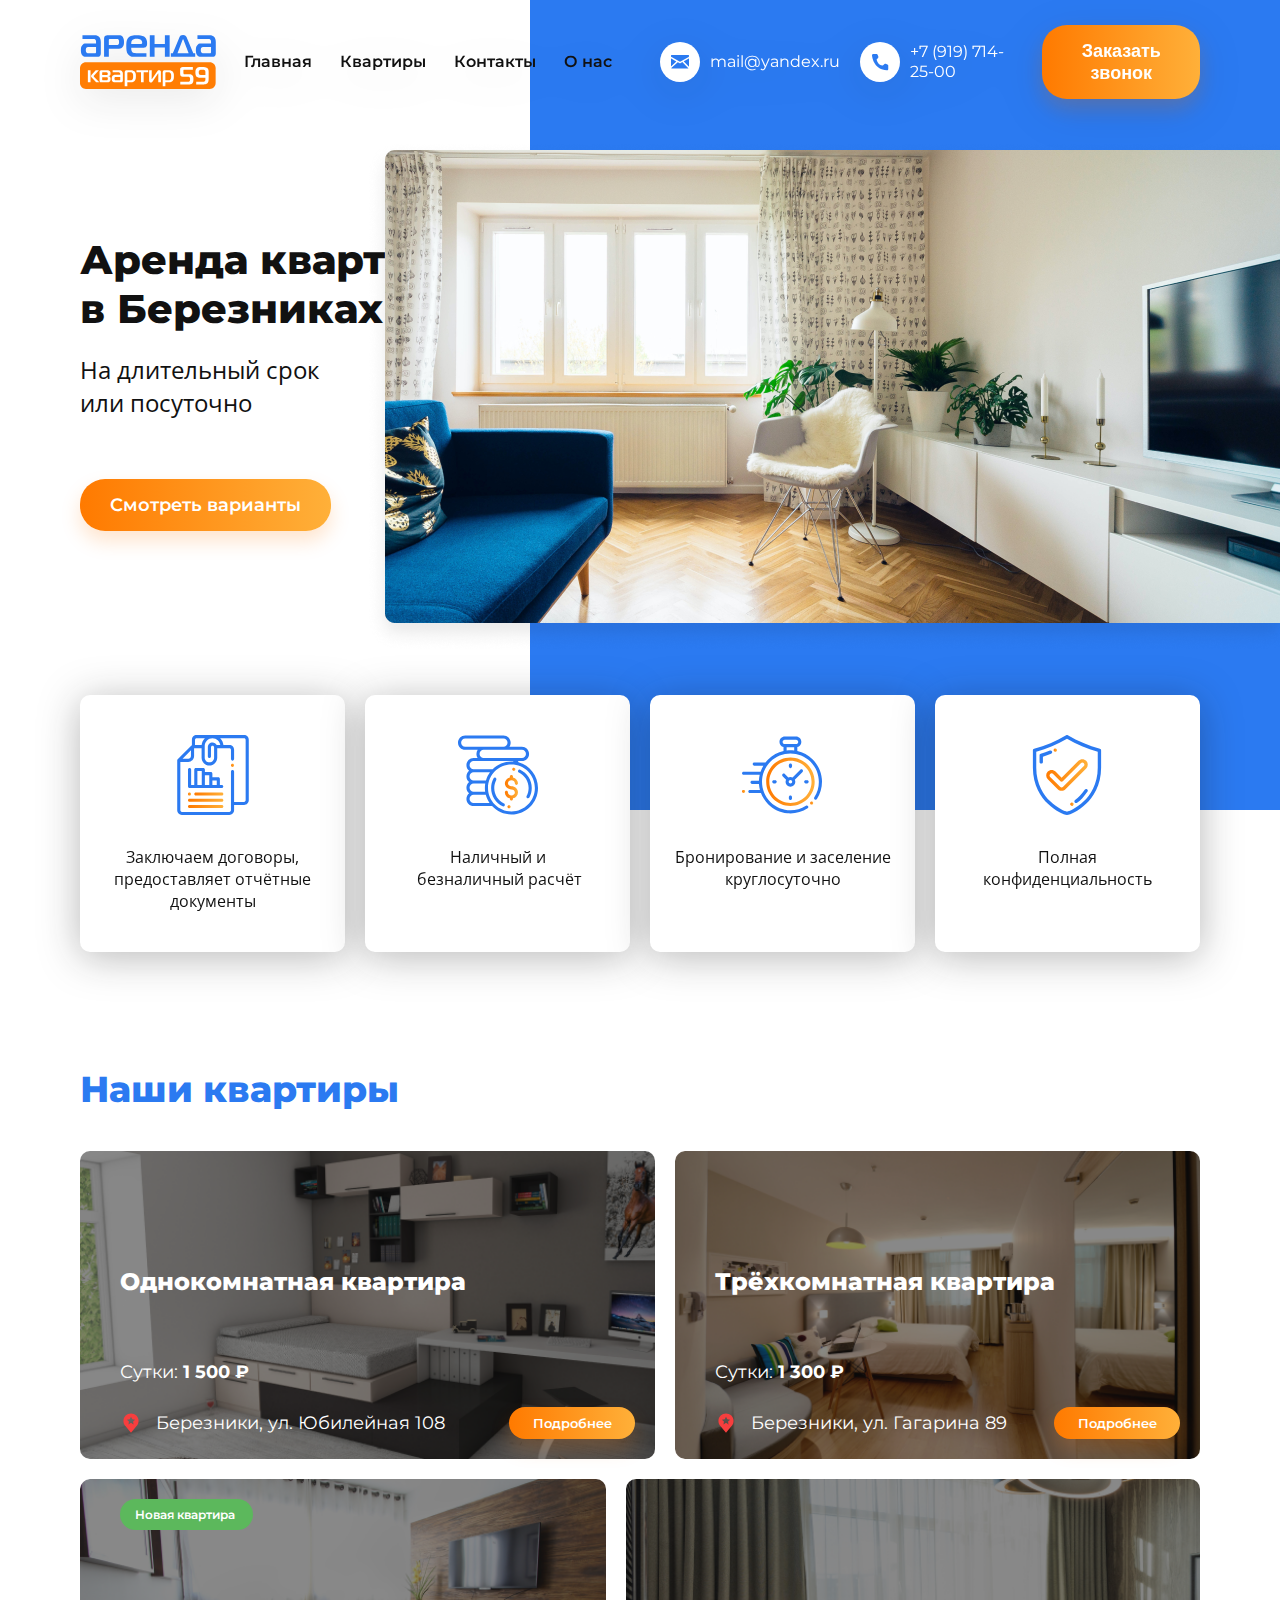
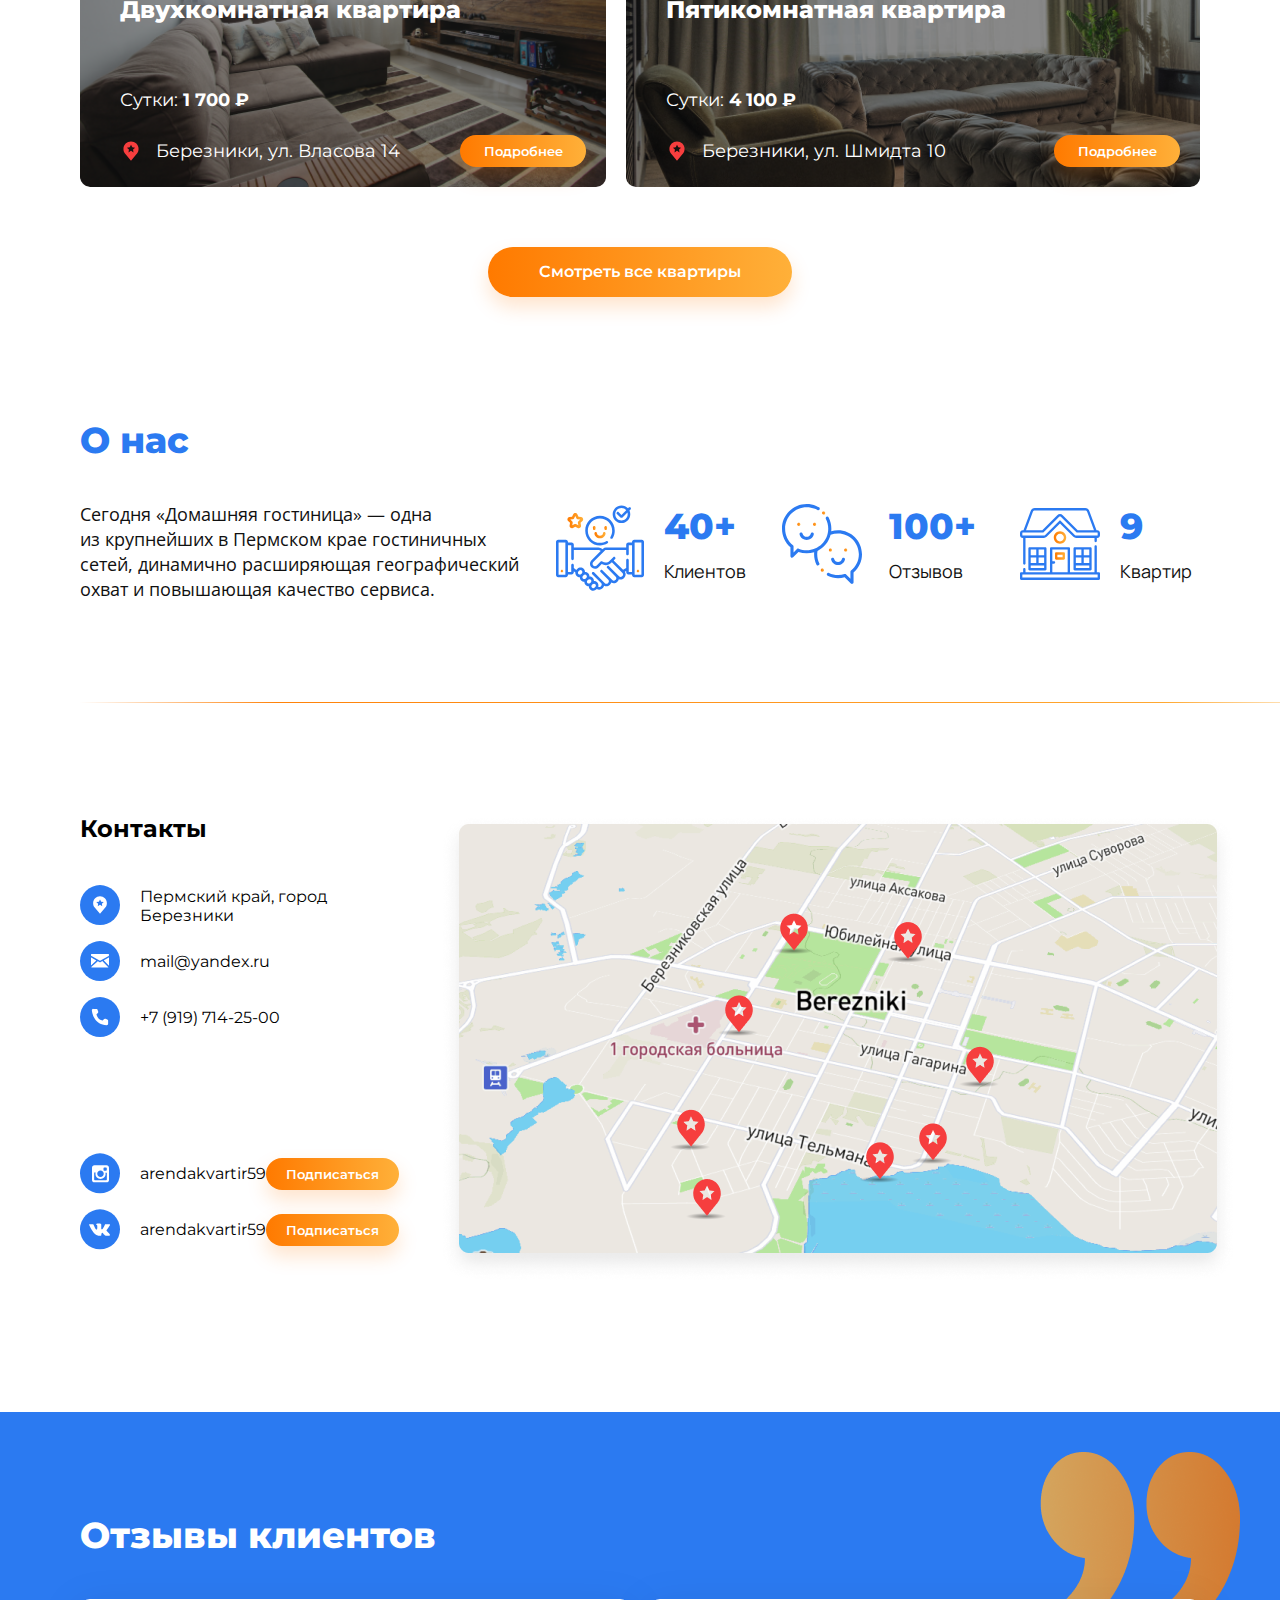
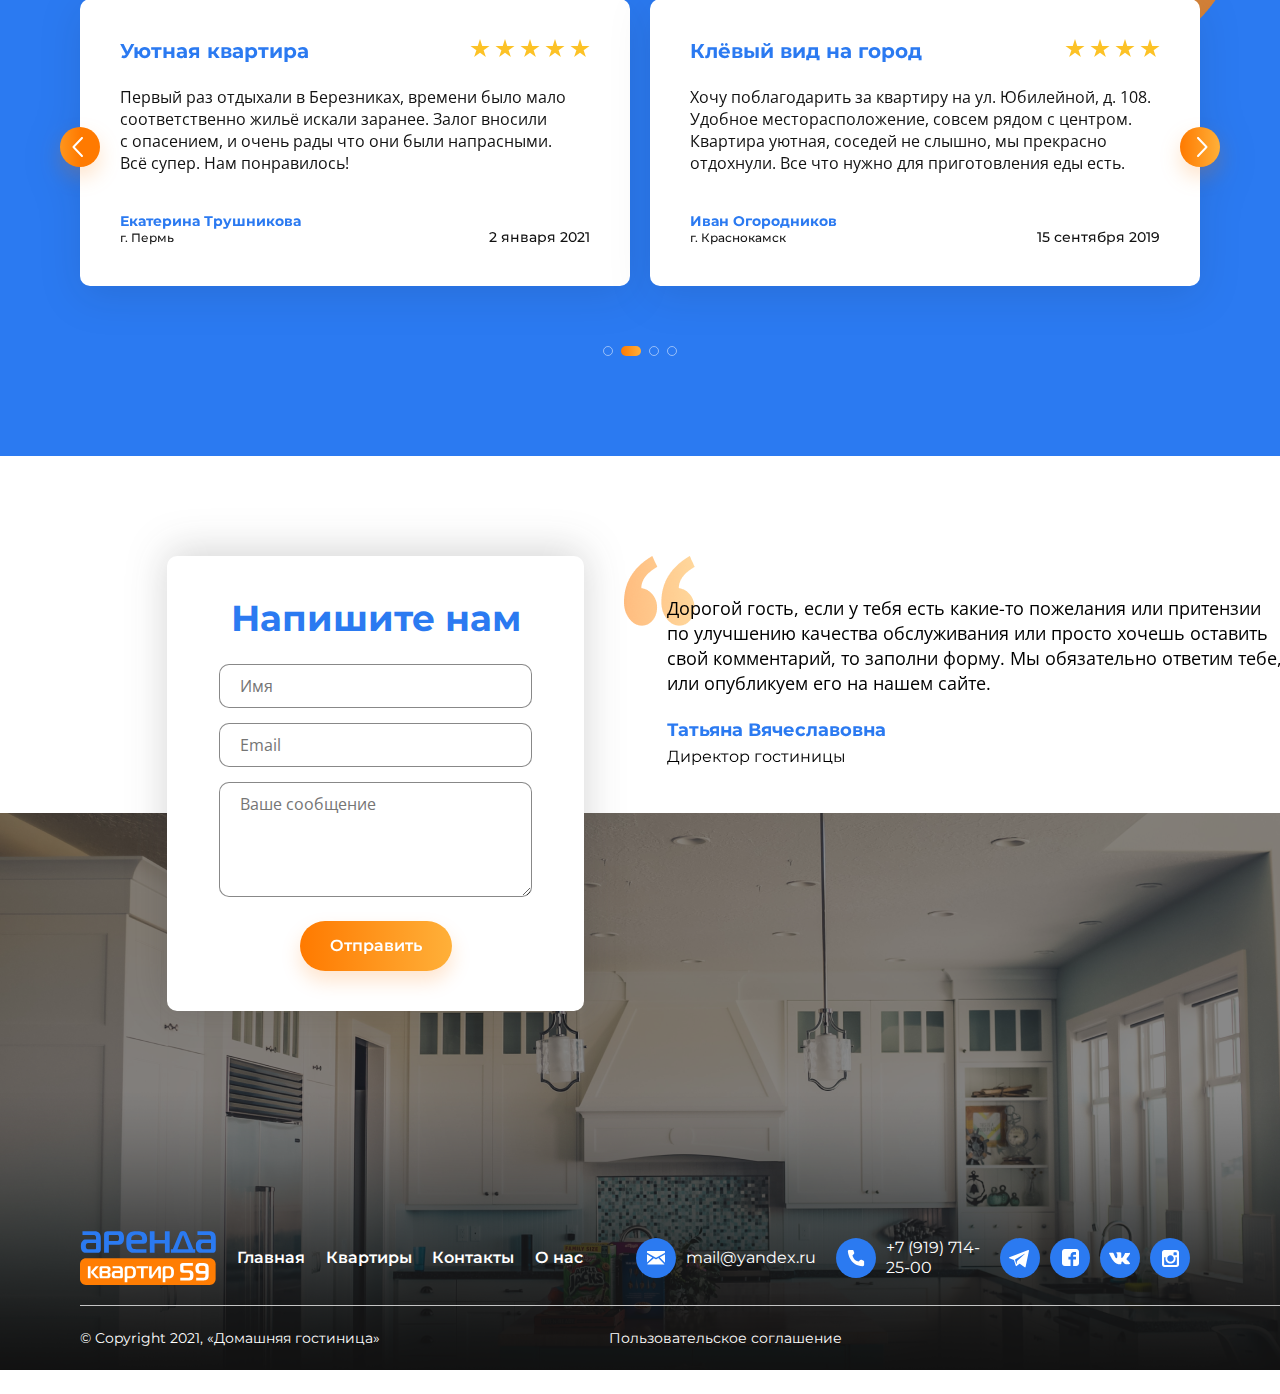
<file: Homeworks_7/index.html>
<!DOCTYPE html>
<html lang="ru">
<head>
    <meta charset="UTF-8">
    <meta http-equiv="X-UA-Compatible" content="IE=edge">
    <meta name="viewport" content="width=device-width, initial-scale=1.0">
    <link rel="stylesheet" href="styles.css">
    <title>Grid</title>
</head>
<body>
    <div class="wrapper">
        <header>
            <nav class="nav">
                <div class="menu">
                    <img src="./img/logo.svg" alt="logo" class="logo">
                    <a href="#">Главная</a>
                    <a href="#">Квартиры</a>
                    <a href="#">Контакты</a>
                    <a href="#">О нас</a>
                </div>
                <div class="contacts">
                    <a href="mailto:mail@yandex.ru"><img src="./img/mail.svg" alt="mail">mail@yandex.ru</a>
                    <a href="tel:+79197142500"><img src="./img/phone.svg" alt="phone">+7 (919) 714-25-00</a>
                    <button class="contacts-button">
                        Заказать звонок
                    </button>
                </div>
            </nav>
            <div class="background">
            </div>
            <div class="main-info">
                <div class="main-text">
                    <h1 class="main-text-h">
                        Аренда квартир в Березниках
                    </h1>
                    <p class="main-text-p">
                        На длительный срок<br>или посуточно
                    </p>
                    <button class="main-text-button orange-button">
                        Смотреть варианты
                    </button>
                </div>
                <div class="main-photo">
                    <img src="./img/mainphoto.png" alt="mainphoto">
                </div>
            </div>
            <section class="advantages">
                <div class="advantage">
                    <img src="./img/contracts.svg" alt="contracts">
                    <p>
                        Заключаем договоры, предоставляет отчётные документы
                    </p>
                </div>
                <div class="advantage">
                    <img src="./img/money.svg" alt="money">
                    <p>
                        Наличный и<br> безналичный расчёт
                    </p>
                </div>
                <div class="advantage">
                    <img src="./img/time.svg" alt="time">
                    <p>
                        Бронирование и заселение круглосуточно
                    </p>
                </div>
                <div class="advantage">
                    <img src="./img/confidential.svg" alt="confidential">
                    <p>
                        Полная<br> конфиденциальность
                    </p>
                </div>
            </section>
        </header>
        <article class="examples">
            <h2 class="examples-h">
                Наши квартиры
            </h2>
            <div class="examples-all">
                <div class="example-1">
                    <h3>
                        Однокомнатная квартира
                    </h3>
                    <p class="price-1">
                        Сутки: <b>1 500 ₽</b>
                    </p>
                    <div class="location-1">
                        <img src="./img/location.svg" alt="location">
                        <p>
                            Березники, ул. Юбилейная 108
                        </p>
                        <button class="orange-button">
                            Подробнее
                        </button>
                    </div>
                </div>
                <div class="example-2">
                    <h3>
                        Трёхкомнатная квартира
                    </h3>
                    <p class="price-2">
                    Сутки: <b>1 300 ₽</b> 
                    </p>
                    <div class="location-2">
                        <img src="./img/location.svg" alt="location">
                        <p>
                            Березники, ул. Гагарина 89
                        </p>
                        <button class="orange-button">
                            Подробнее
                        </button>
                    </div>
                </div>
                <div class="example-3">
                    <p class="new-flat">
                        Новая квартира
                    </p>
                    <h3>
                        Двухкомнатная квартира
                    </h3>
                    <p class="price-3">
                        Сутки: <b>1 700 ₽</b>
                    </p>
                    <div class="location-3">
                        <img src="./img/location.svg" alt="location">
                        <p>
                            Березники, ул. Власова 14
                        </p>
                        <button class="orange-button">
                            Подробнее
                        </button>
                    </div>
                </div>
                <div class="example-4">
                    <h3>
                        Пятикомнатная квартира
                    </h3>
                    <p class="price-4">
                        Сутки: <b>4 100 ₽</b>
                    </p>
                    <div class="location-4">
                        <img src="./img/location.svg" alt="location">
                        <p>
                            Березники, ул. Шмидта 10
                        </p>
                        <button class="orange-button">
                            Подробнее
                        </button>
                    </div>
                </div>
            </div>
            <button class="orange-button all-flats">
                Смотреть все квартиры
            </button>
        </article>
        <section class="about-us">
            <div class="about-us-text">
                <h2>
                    О нас
                </h2>
                <p>
                    Сегодня «Домашняя гостиница» — одна из крупнейших в Пермском крае гостиничных сетей, динамично расширяющая
                    географический охват и повышающая качество сервиса.
                </p>
            </div>
            <div class="about-us-icon">
                <img src="./img/deal.svg" alt="deal">
                <h2>
                    40+
                </h2>
                <p>
                    Клиентов
                </p>
            </div>
            <div class="about-us-icon">
                <img src="./img/review.svg" alt="review">
                <h2>
                    100+
                </h2>
                <p>
                    Отзывов
                </p>
            </div>
            <div class="about-us-icon">
                <img src="./img/home.svg" alt="home">
                <h2>
                    9
                </h2>
                <p>
                    Квартир
                </p>
            </div>
        </section>
        <img src="./img/divider.svg" alt="divider" class="divider">
        <section class="our-contacts">
            <div class="our-contacts-1">
                <div class="our-contacts-h">
                    <h2>
                        Контакты
                    </h2>
                </div>
                <div class="our-contacts-location">
                    <img src="./img/location2.svg" alt="location">
                    <p>
                        Пермский край, город Березники
                    </p>
                </div>
                <div class="our-contacts-email">
                    <img src="./img/email2.svg" alt="email">
                    <p>
                        mail@yandex.ru
                    </p>
                </div>
                <div class="our-contacts-phone">
                    <img src="./img/phone2.svg" alt="phone">
                    <p>
                        +7 (919) 714-25-00
                    </p>
                </div>
            </div>
            <div class="our-contacts-photo">
                <img src="./img/map.png" alt="map">
            </div>
            <div class="our-contacts-2">
                <div class="instagram">
                    <img src="./img/inst.svg" alt="inst">
                    <p>
                        arendakvartir59
                    </p>
                    <button class="orange-button">
                        Подписаться
                    </button>
                </div>
                <div class="vk">
                <img src="./img/vk.svg" alt="vk">
                <p>
                    arendakvartir59
                </p>
                <button class="orange-button">
                    Подписаться
                </button>
                </div>
            </div>
        </section>
        <section class="reviews">
            <div class="bg-blue"></div>
            <img src="./img/quotes.png" alt="quotes" class="quotes">
            <h2>
                Отзывы клиентов
            </h2>
            <div class="reviews-info">
                <img src="./img/arrow1.svg" alt="arrow" class="arrow-button">
                <h3>
                    Уютная квартира
                </h3>
                <span><img src="./img/stars5.svg" alt="stars"></span>
                <p class="reviews-text">
                    Первый раз отдыхали в Березниках, времени было мало соответственно жильё искали заранее. Залог вносили с опасением,
                    и очень рады что они были напрасными. Всё супер. Нам понравилось!
                </p>
                <div class="name-address">
                    <h4>
                        Екатерина Трушникова
                    </h4>
                    <p>
                        г. Пермь
                    </p>
                </div>
                <p class="data">
                    2 января 2021
                </p>
            </div>
            <div class="reviews-info">
                <img src="./img/arrow2.svg" alt="arrow" class="arrow-button2">
                <h3>
                    Клёвый вид на город
                </h3>
                <span><img src="./img/stars4.svg" alt="stars"></span>
                <p class="reviews-text">
                Хочу поблагодарить за квартиру на ул. Юбилейной, д. 108. Удобное месторасположение, совсем рядом с центром. Квартира
                уютная, соседей не слышно, мы прекрасно отдохнули. Все что нужно для приготовления еды есть.
                </p>
                <div class="name-address">
                    <h4>
                        Иван Огородников
                    </h4>
                    <p>
                        г. Краснокамск
                    </p>
                </div>
                <p class="data">
                    15 сентября 2019
                </p>
            </div>
            <img src="./img/slider.svg" alt="slider">
        </section>
        <section class="feedbacks">
            <div class="feedback-form">
                <h2>
                    Напишите нам
                </h2>
                <form action="#">
                    <input type="text" placeholder="Имя">
                    <input type="email" placeholder="Email">
                    <textarea name="sms" placeholder="Ваше сообщение"></textarea>
                    <button type="submit" class="orange-button form-button">Отправить</button>
                </form>
            </div>
            <div class="feedback-text">
                <img src="./img/quotes2.png" alt="quotes">
                <p class="feedback-text-p">
                    Дорогой гость, если у тебя есть какие-то пожелания или притензии по улучшению качества обслуживания или просто хочешь
                    оставить свой комментарий, то заполни форму. Мы обязательно ответим тебе, или опубликуем его на нашем сайте.
                </p>
                <h4 class="feedback-text-h">
                    Татьяна Вячеславовна
                </h4>
                <p class="feedback-text-p2">
                    Директор гостиницы
                </p>
            </div>
        </section>
        <footer class="footer">
            <div class="footer-part-1">
                <div class="footer-menu">
                    <img src="./img/logo.svg" alt="logo" class="logo">
                    <a href="#">Главная</a>
                    <a href="#">Квартиры</a>
                    <a href="#">Контакты</a>
                    <a href="#">О нас</a>
                </div>
                <div class="footer-contacts">
                    <a href="mailto:mail@yandex.ru"><img src="./img/email2.svg" alt="mail">mail@yandex.ru</a>
                    <a href="tel:+79197142500"><img src="./img/phone2.svg" alt="phone">+7 (919) 714-25-00</a>
                    <a href="social"><img src="./img/social.svg" alt="social"></a>
                </div>
            </div>
            <div class="footer-part-2">
                <img src="./img/divider2.png" alt="divider">
                <div class="copyright">
                    <p>
                        © Copyright 2021, «Домашняя гостиница»
                    </p>
                    <p>
                        Пользовательское соглашение
                    </p>
                    <div class="bg-footer">
                        <img src="./img/bgfooter.png" alt="bg-footer">
                    </div>
                </div>
            </div>
        </footer>
    </div>
</body>
</html>
</file>
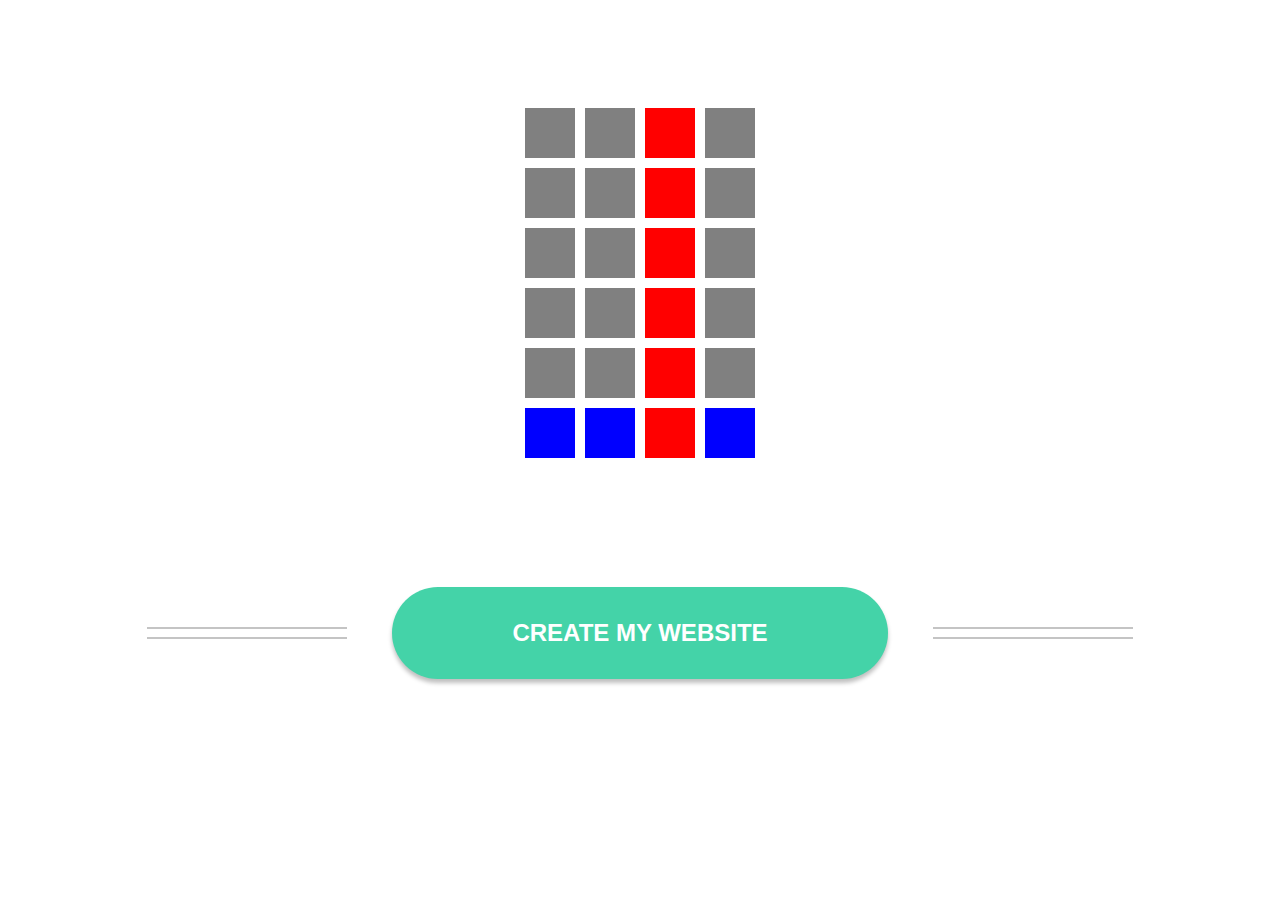
<file: Homeworks_8/index.html>
<!DOCTYPE html>
<html lang="en">
<head>
    <meta charset="UTF-8">
    <meta http-equiv="X-UA-Compatible" content="IE=edge">
    <meta name="viewport" content="width=device-width, initial-scale=1.0">
    <link rel="stylesheet" href="styles.css">
    <title>Pseudo-class</title>
</head>
<body>
    <div class="blocks">
        <div class="element"></div>
        <div class="element"></div>
        <div class="element"></div>
        <div class="element"></div>
        <div class="element"></div>
        <div class="element"></div>
        <div class="element"></div>
        <div class="element"></div>
        <div class="element"></div>
        <div class="element"></div>
        <div class="element"></div>
        <div class="element"></div>
        <div class="element"></div>
        <div class="element"></div>
        <div class="element"></div>
        <div class="element"></div>
        <div class="element"></div>
        <div class="element"></div>
        <div class="element"></div>
        <div class="element"></div>
        <div class="element"></div>
        <div class="element"></div>
        <div class="element"></div>
        <div class="element"></div>
    </div>
    <div class="button-block">
        <button class="button">
            CREATE MY WEBSITE
        </button>
    </div>
</body>
</html>
</file>
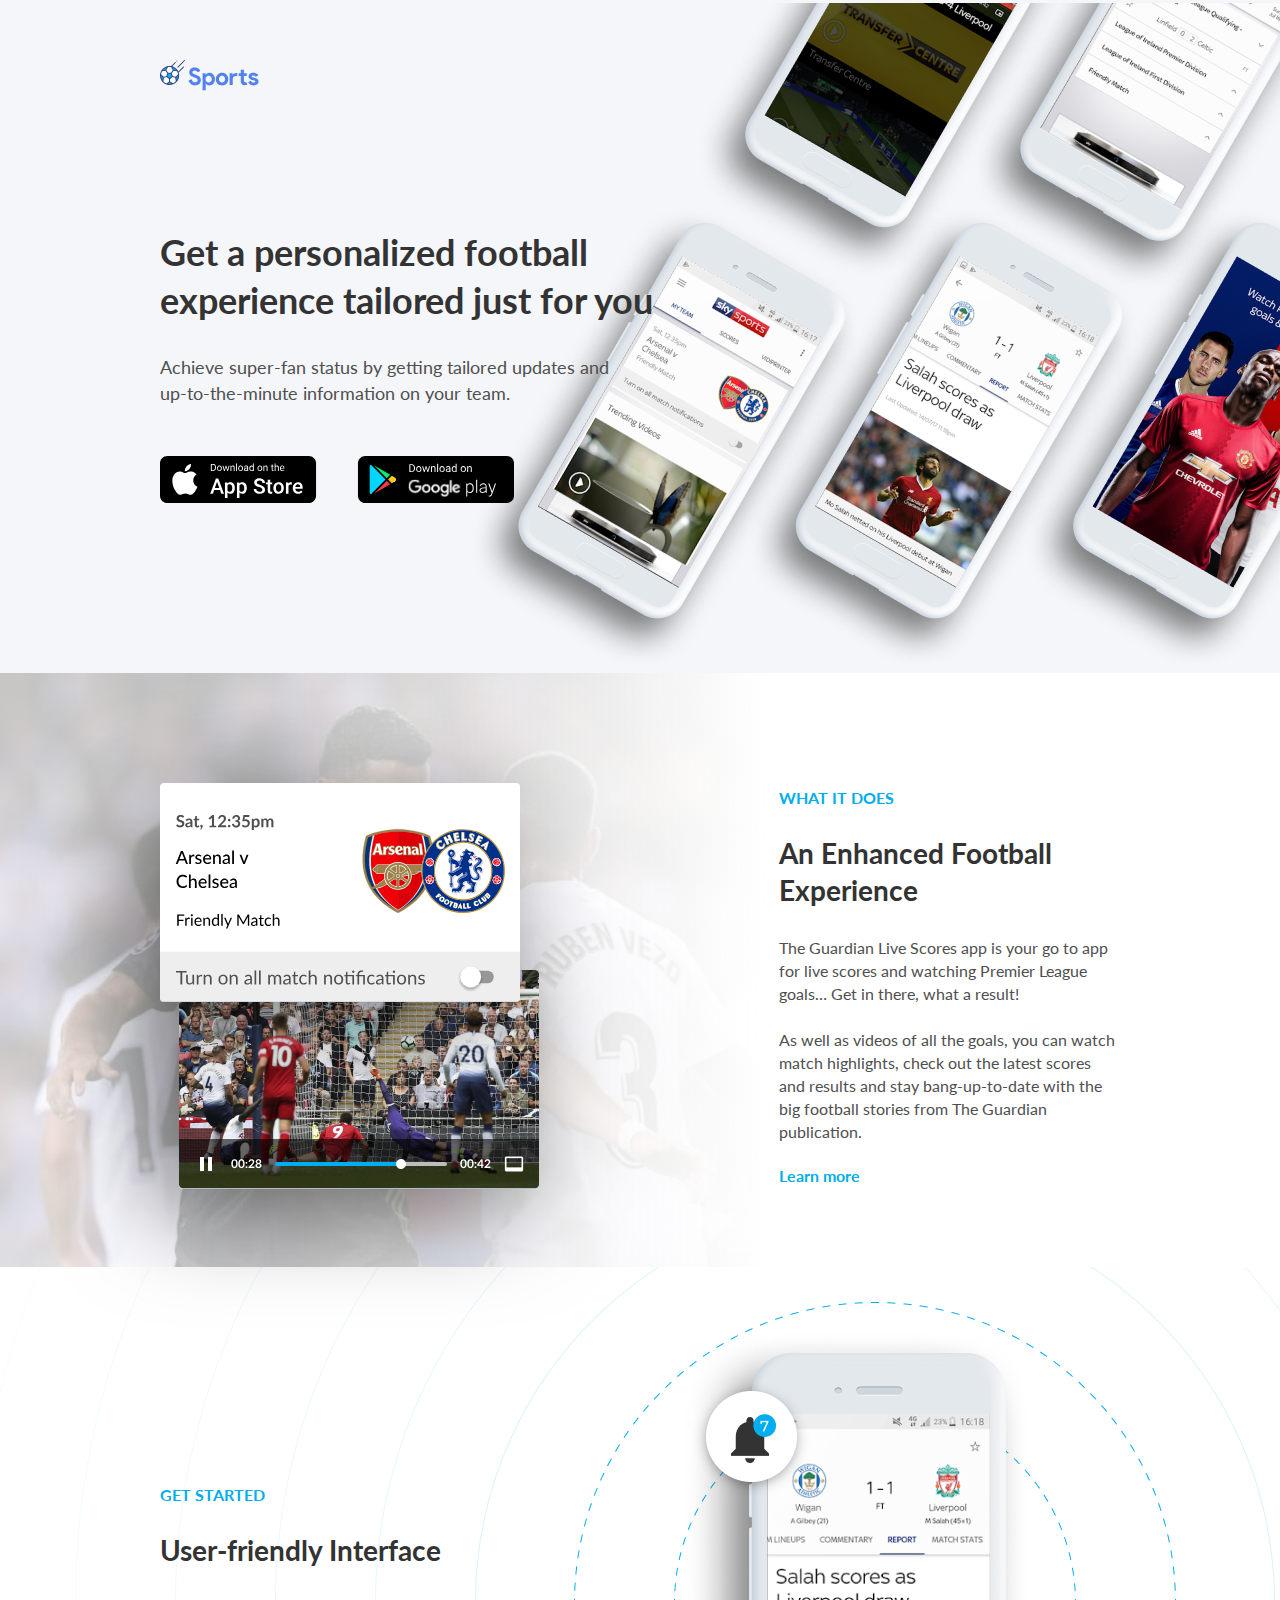
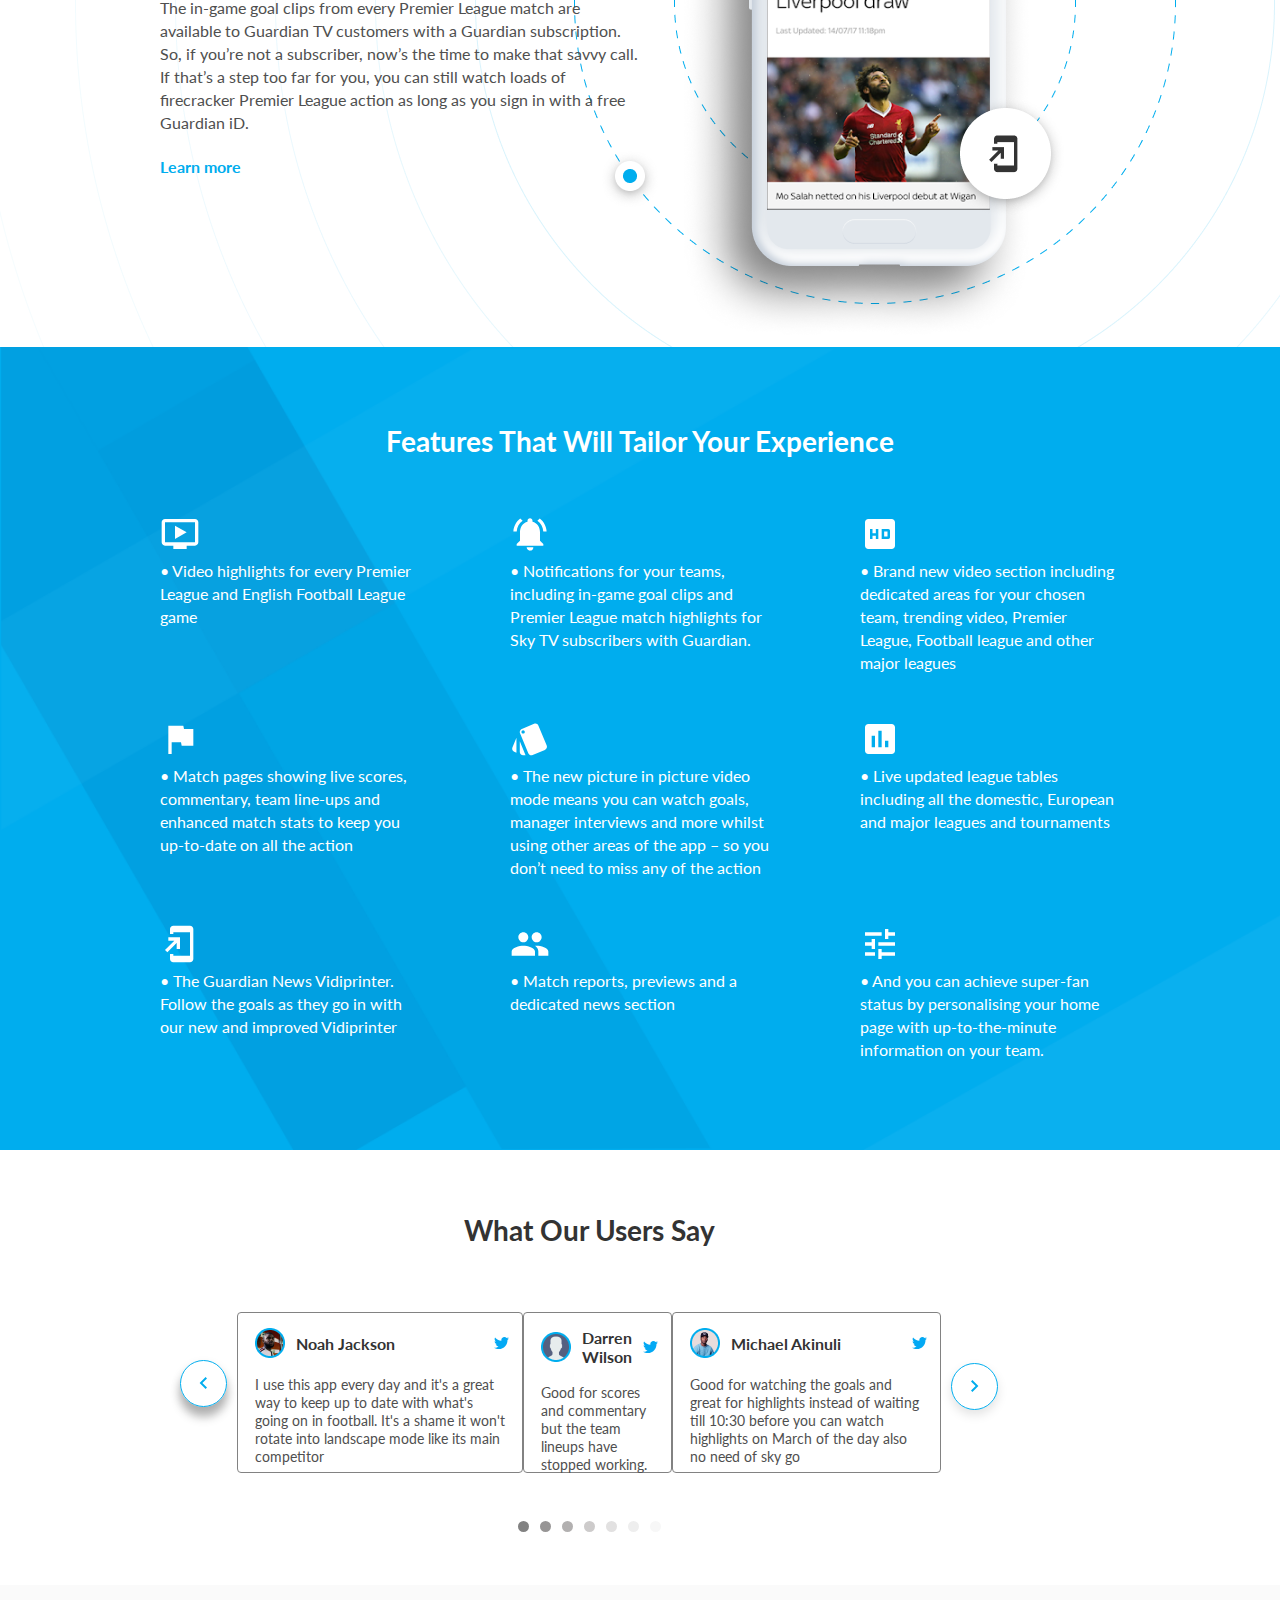
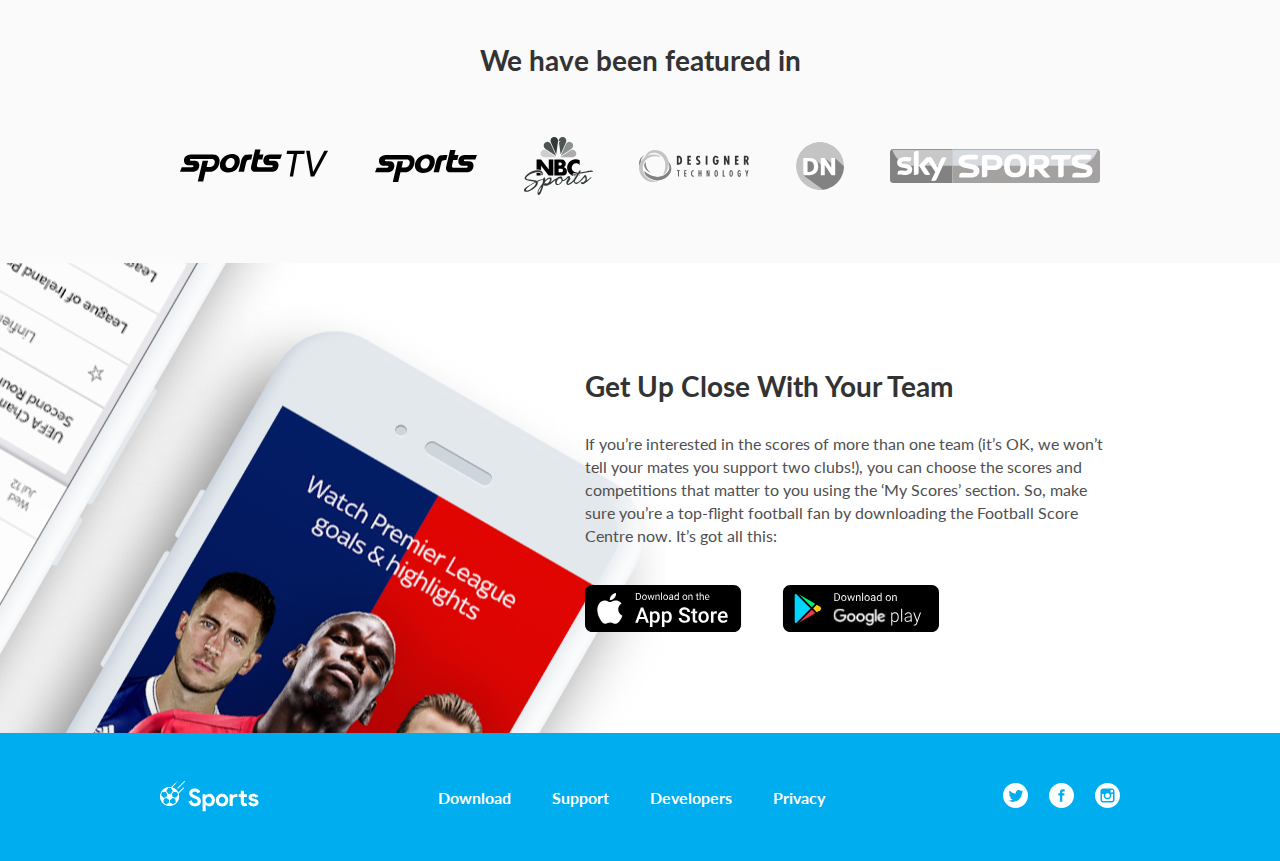
<file: Homeworks_9/index.html>
<!DOCTYPE html>
<html lang="en">
<head>
    <meta charset="UTF-8">
    <meta http-equiv="X-UA-Compatible" content="IE=edge">
    <meta name="viewport" content="width=device-width, initial-scale=1.0">
    <link rel="stylesheet" href="styles.css">
    <title>Responsive</title>
</head>
<body>
    <div class="wrapper">
        <section class="main">
            <img src="./img/main-logo.svg" alt="main-logo" class="main-logo">
            <h1>
                Get a personalized football<br> experience tailored just for you
            </h1>
            <p>
                Achieve super-fan status by getting tailored updates and<br> up-to-the-minute information on your team.
            </p>
            <a href="#" class="download">
                <img src="./img/apple-store.svg" alt="apple-store" class="download-btn">
            </a>
            <a href="">
                <img src="./img/google-play.svg" alt="google-play" class="download-btn">
            </a>
        </section>
        <section class="about">
            <div class="samples">
                <img src="./img/sample1.svg" alt="sample" class="sample-1">
                <img src="./img/sample2.png" alt="sample" class="sample-2"> 
            </div>
            <div>
                <h3 class="main-title">
                    WHAT IT DOES
                </h3>
                <h2 class="title">
                    An Enhanced Football Experience
                </h2>
                <p class="info">
                    The Guardian Live Scores app is your go to app for live scores and watching Premier League goals… Get in there, what a
                    result!<br><br>
                    As well as videos of all the goals, you can watch match highlights, check out the latest scores and results and stay
                    bang-up-to-date with the big football stories from The Guardian publication.
                </p>
                <a href="#" class="btn">
                    Learn more
                </a>
            </div>
        </section>
        <section class="interface">
            <h3 class="main-title">
                GET STARTED
            </h3>
            <h2 class="title">
                User-friendly Interface
            </h2>
            <p class="info width1">
                The in-game goal clips from every Premier League match are available to Guardian TV customers with a Guardian
                subscription.
                
                So, if you’re not a subscriber, now’s the time to make that savvy call. If that’s a step too far for you, you can still
                watch loads of firecracker Premier League action as long as you sign in with a free Guardian iD.
            </p>
            <a href="#" class="btn">
                Learn more
            </a>
        </section>
        <section class="features">
            <h2>
                Features That Will Tailor Your Experience
            </h2>
            <div class="features-examples">
                <div class="example">
                    <svg width="40" height="40" viewBox="0 0 40 40" fill="none" xmlns="http://www.w3.org/2000/svg">
                        <path
                            d="M35.0003 5H5.00033C3.15033 5 1.66699 6.48333 1.66699 8.33333V28.3333C1.66699 30.1667 3.15033 31.6667 5.00033 31.6667H13.3337V35H26.667V31.6667H35.0003C36.8337 31.6667 38.317 30.1667 38.317 28.3333L38.3337 8.33333C38.3337 6.48333 36.8337 5 35.0003 5ZM35.0003 28.3333H5.00033V8.33333H35.0003V28.3333ZM26.667 18.3333L15.0003 25V11.6667L26.667 18.3333Z"
                            fill="white" />
                    </svg>
                    <p>
                        • Video highlights for every Premier League and English Football League game
                    </p>
                </div>
                <div class="example">
                    <svg width="40" height="40" viewBox="0 0 40 40" fill="none" xmlns="http://www.w3.org/2000/svg">
                        <path
                            d="M12.6338 6.80008L10.2505 4.41675C6.25046 7.46675 3.61712 12.1667 3.38379 17.5001H6.71712C6.96712 13.0834 9.23379 9.21675 12.6338 6.80008ZM33.2838 17.5001H36.6171C36.3671 12.1667 33.7338 7.46675 29.7505 4.41675L27.3838 6.80008C30.7505 9.21675 33.0338 13.0834 33.2838 17.5001ZM30.0005 18.3334C30.0005 13.2167 27.2671 8.93341 22.5005 7.80008V6.66675C22.5005 5.28341 21.3838 4.16675 20.0005 4.16675C18.6171 4.16675 17.5005 5.28341 17.5005 6.66675V7.80008C12.7171 8.93341 10.0005 13.2001 10.0005 18.3334V26.6667L6.66712 30.0001V31.6667H33.3338V30.0001L30.0005 26.6667V18.3334ZM20.0005 36.6667C20.2338 36.6667 20.4505 36.6501 20.6671 36.6001C21.7505 36.3667 22.6338 35.6334 23.0671 34.6334C23.2338 34.2334 23.3171 33.8001 23.3171 33.3334H16.6505C16.6671 35.1667 18.1505 36.6667 20.0005 36.6667Z"
                            fill="white" />
                    </svg>
                    <p>
                        • Notifications for your teams, including in-game goal clips and Premier League match highlights for Sky TV subscribers
                        with Guardian.
                    </p>
                </div>
                <div class="example">
                    <svg width="40" height="40" viewBox="0 0 40 40" fill="none" xmlns="http://www.w3.org/2000/svg">
                        <path
                            d="M31.6667 5H8.33333C6.48333 5 5 6.5 5 8.33333V31.6667C5 33.5 6.48333 35 8.33333 35H31.6667C33.5 35 35 33.5 35 31.6667V8.33333C35 6.5 33.5 5 31.6667 5ZM18.3333 25H15.8333V21.6667H12.5V25H10V15H12.5V19.1667H15.8333V15H18.3333V25ZM21.6667 15H28.3333C29.25 15 30 15.75 30 16.6667V23.3333C30 24.25 29.25 25 28.3333 25H21.6667V15ZM24.1667 22.5H27.5V17.5H24.1667V22.5Z"
                            fill="white" />
                    </svg>
                    <p>
                        • Brand new video section including dedicated areas for your chosen team, trending video, Premier League, Football
                        league and other major leagues
                    </p>
                </div>
                <div class="example">
                    <svg width="40" height="40" viewBox="0 0 40 40" fill="none" xmlns="http://www.w3.org/2000/svg">
                        <path
                            d="M23.9997 10.0001L23.333 6.66675H8.33301V35.0001H11.6663V23.3334H20.9997L21.6663 26.6667H33.333V10.0001H23.9997Z"
                            fill="white" />
                    </svg>
                    <p>
                        • Match pages showing live scores, commentary, team line-ups and enhanced match stats to keep you up-to-date on all the
                        action
                    </p>
                </div>
                <div class="example">
                    <svg width="40" height="40" viewBox="0 0 40 40" fill="none" xmlns="http://www.w3.org/2000/svg">
                        <path
                            d="M4.21642 32.7499L6.44976 33.6833V18.6333L2.39976 28.3999C1.71643 30.0999 2.53309 32.0499 4.21642 32.7499ZM36.7164 26.5833L28.4498 6.63325C27.9331 5.38325 26.7164 4.61659 25.4331 4.58325C24.9998 4.58325 24.5498 4.64992 24.1164 4.83325L11.8331 9.91658C10.5831 10.4333 9.81642 11.6333 9.78309 12.9166C9.76642 13.3666 9.84976 13.8166 10.0331 14.2499L18.2998 34.1999C18.8164 35.4666 20.0498 36.2333 21.3498 36.2499C21.7831 36.2499 22.2164 36.1666 22.6331 35.9999L34.8998 30.9166C36.5998 30.2166 37.4164 28.2666 36.7164 26.5833ZM13.1331 14.5833C12.2164 14.5833 11.4664 13.8333 11.4664 12.9166C11.4664 11.9999 12.2164 11.2499 13.1331 11.2499C14.0498 11.2499 14.7998 11.9999 14.7998 12.9166C14.7998 13.8333 14.0498 14.5833 13.1331 14.5833ZM9.79976 32.9166C9.79976 34.7499 11.2998 36.2499 13.1331 36.2499H15.5498L9.79976 22.3499V32.9166Z"
                            fill="white" />
                    </svg>
                    <p>
                        • The new picture in picture video mode means you can watch goals, manager interviews and more whilst using other areas
                        of the app – so you don’t need to miss any of the action
                    </p>
                </div>
                <div class="example">
                    <svg width="40" height="40" viewBox="0 0 40 40" fill="none" xmlns="http://www.w3.org/2000/svg">
                        <path
                            d="M31.6667 5H8.33333C6.5 5 5 6.5 5 8.33333V31.6667C5 33.5 6.5 35 8.33333 35H31.6667C33.5 35 35 33.5 35 31.6667V8.33333C35 6.5 33.5 5 31.6667 5ZM15 28.3333H11.6667V16.6667H15V28.3333ZM21.6667 28.3333H18.3333V11.6667H21.6667V28.3333ZM28.3333 28.3333H25V21.6667H28.3333V28.3333Z"
                            fill="white" />
                    </svg>
                    <p>
                        • Live updated league tables including all the domestic, European and major leagues and tournaments
                    </p>
                </div>
                <div class="example">
                    <svg width="40" height="40" viewBox="0 0 40 40" fill="none" xmlns="http://www.w3.org/2000/svg">
                        <path
                            d="M30 1.68341L13.3333 1.66675C11.5 1.66675 10 3.16675 10 5.00008V10.0001H13.3333V8.33342H30V31.6667H13.3333V30.0001H10V35.0001C10 36.8334 11.5 38.3334 13.3333 38.3334H30C31.8333 38.3334 33.3333 36.8334 33.3333 35.0001V5.00008C33.3333 3.16675 31.8333 1.68341 30 1.68341ZM16.6667 25.0001H20V13.3334H8.33333V16.6667H14.3167L5 25.9834L7.35 28.3334L16.6667 19.0167V25.0001Z"
                            fill="white" />
                    </svg>
                    <p>
                        • The Guardian News Vidiprinter. Follow the goals as they go in with our new and improved Vidiprinter
                    </p>
                </div>
                <div class="example">
                    <svg width="40" height="40" viewBox="0 0 40 40" fill="none" xmlns="http://www.w3.org/2000/svg">
                        <path
                            d="M26.667 18.3333C29.4337 18.3333 31.6503 16.0999 31.6503 13.3333C31.6503 10.5666 29.4337 8.33325 26.667 8.33325C23.9003 8.33325 21.667 10.5666 21.667 13.3333C21.667 16.0999 23.9003 18.3333 26.667 18.3333ZM13.3337 18.3333C16.1003 18.3333 18.317 16.0999 18.317 13.3333C18.317 10.5666 16.1003 8.33325 13.3337 8.33325C10.567 8.33325 8.33366 10.5666 8.33366 13.3333C8.33366 16.0999 10.567 18.3333 13.3337 18.3333ZM13.3337 21.6666C9.45033 21.6666 1.66699 23.6166 1.66699 27.4999V31.6666H25.0003V27.4999C25.0003 23.6166 17.217 21.6666 13.3337 21.6666ZM26.667 21.6666C26.1837 21.6666 25.6337 21.6999 25.0503 21.7499C26.9837 23.1499 28.3337 25.0333 28.3337 27.4999V31.6666H38.3337V27.4999C38.3337 23.6166 30.5503 21.6666 26.667 21.6666Z"
                            fill="white" />
                    </svg>
                    <p>
                        • Match reports, previews and a dedicated news section
                    </p>
                </div>
                <div class="example">
                    <svg width="40" height="40" viewBox="0 0 40 40" fill="none" xmlns="http://www.w3.org/2000/svg">
                        <path
                            d="M5 28.3333V31.6667H15V28.3333H5ZM5 8.33333V11.6667H21.6667V8.33333H5ZM21.6667 35V31.6667H35V28.3333H21.6667V25H18.3333V35H21.6667ZM11.6667 15V18.3333H5V21.6667H11.6667V25H15V15H11.6667ZM35 21.6667V18.3333H18.3333V21.6667H35ZM25 15H28.3333V11.6667H35V8.33333H28.3333V5H25V15Z"
                            fill="white" />
                    </svg>
                    <p>
                        • And you can achieve super-fan status by personalising your home page with up-to-the-minute information on your team.
                    </p>
                </div>
            </div>
        </section>
        <section class="reviews">
            <h2>
                What Our Users Say
            </h2>
            <div class="reviews-examples">
                <button>
                    <img src="./img/arrow-1.svg" alt="arrow">
                </button>
                <div class="review disappear">
                    <div class="names">
                        <img src="./img/photo-noah.png" alt="review-1" class="user-photo">
                        <h4>
                            Noah Jackson
                        </h4>
                        <img src="./img/twitter.svg" alt="twitter">
                    </div>
                    <p>
                        I use this app every day and it's a great way to keep up to date with what's going on in football. It's a shame it won't
                        rotate into landscape mode like its main competitor
                    </p>
                </div>
                <div class="review relative">
                    <div class="names">
                        <img src="./img/photo-darren.png" alt="review-2" class="user-photo">
                        <h4>
                            Darren Wilson
                        </h4>
                        <img src="./img/twitter.svg" alt="twitter">
                    </div>
                    <p>
                        Good for scores and commentary but the team lineups have stopped working.
                    </p>
                </div>
                <div class="review disappear">
                    <div class="names">
                        <img src="./img/photo-michael.png" alt="review-3" class="user-photo">
                        <h4>
                            Michael Akinuli
                        </h4>
                        <img src="./img/twitter.svg" alt="twitter">
                    </div>
                    <p>
                        Good for watching the goals and great for highlights instead of waiting till 10:30 before you can watch highlights on
                        March of the day also no need of sky go
                    </p>
                </div>
                <button class="arrow-2">
                    <img src="./img/arrow-2.svg" alt="arrow">
                </button>
            </div>
            <button>
                <img src="./img/slider.svg" alt="slider">
            </button>
        </section>
        <section class="partners">
            <h2>
                We have been featured in
            </h2>
            <div class="partners-logos">
                <img src="./img/sportstv-logo.svg" alt="logo">
                <img src="./img/sports-logo.svg" alt="logo">
                <img src="./img/nbc-logo.svg" alt="logo">
                <img src="./img/dtechnology-logo.svg" alt="logo">
                <img src="./img/designer-logo.svg" alt="logo">
                <img src="./img/skysports-logo.svg" alt="logo">
            </div>
        </section>
        <section class="application">
            <div class="app-info">
                <h2 class="title">
                    Get Up Close With Your Team
                </h2>
                <p class="info width2" >
                    If you’re interested in the scores of more than one team (it’s OK, we won’t tell your mates you support two clubs!), you
                    can choose the scores and competitions that matter to you using the ‘My Scores’ section. So, make sure you’re a
                    top-flight football fan by downloading the Football Score Centre now. It’s got all this:
                </p>
                <a href="#" class="download">
                    <img src="./img/apple-store.svg" alt="apple-store" class="download-btn">
                </a>
                <a href="#">
                    <img src="./img/google-play.svg" alt="google-play" class="download-btn">
                </a>
            </div>
        </section>
        <footer>
            <img src="./img/main-logo2.svg" alt="logo">
            <nav>
                <a href="#">Download</a>
                <a href="#">Support</a>
                <a href="#">Developers</a>
                <a href="#">Privacy</a>
            </nav>
            <div class="social">
                <a href="#">
                    <img src="./img/twitter-ft.svg" alt="twitter">
                </a>
                <a href="#">
                    <img src="./img/facebook-ft.svg" alt="facebook">
                </a>
                <a href="#">
                    <img src="./img/instagram-ft.svg" alt="instagram">
                </a>
            </div>
        </footer>
    </div>
</body>
</html>
</file>
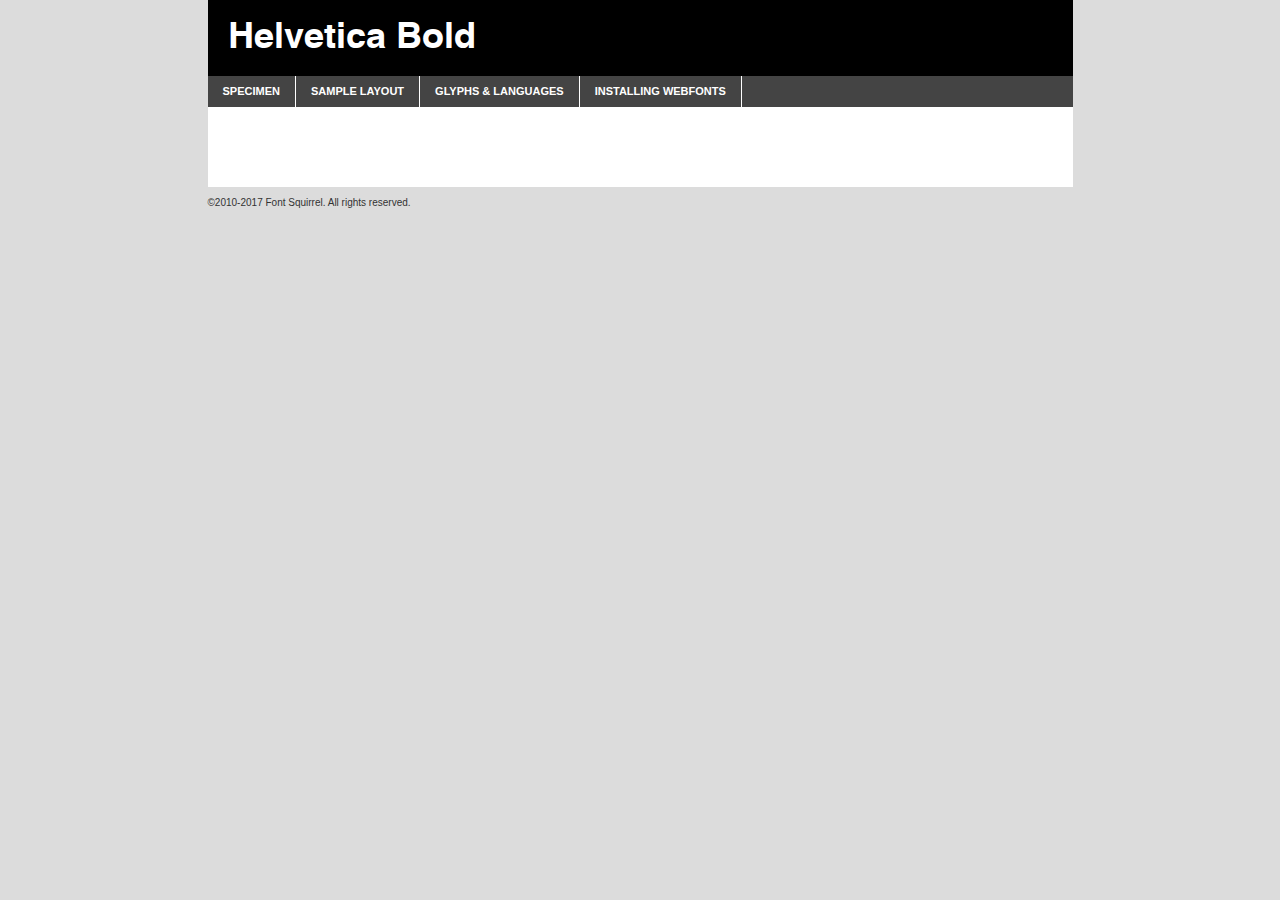
<file: Homeworks_6/fonts/helvetica-bold-demo.html>
<!DOCTYPE html PUBLIC "-//W3C//DTD XHTML 1.0 Transitional//EN"
	"http://www.w3.org/TR/xhtml1/DTD/xhtml1-transitional.dtd">

<html xmlns="http://www.w3.org/1999/xhtml" xml:lang="en" lang="en">
<head>
	<meta http-equiv="Content-Type" content="text/html; charset=utf-8" />
	<script src="http://ajax.googleapis.com/ajax/libs/jquery/1.7.2/jquery.min.js" type="text/javascript" charset="utf-8"></script>
	<script type="text/javascript">
	(function($){$.fn.easyTabs=function(option){var param=jQuery.extend({fadeSpeed:"fast",defaultContent:1,activeClass:'active'},option);$(this).each(function(){var thisId="#"+this.id;if(param.defaultContent==''){param.defaultContent=1;}
	if(typeof param.defaultContent=="number")
	{var defaultTab=$(thisId+" .tabs li:eq("+(param.defaultContent-1)+") a").attr('href').substr(1);}else{var defaultTab=param.defaultContent;}
	$(thisId+" .tabs li a").each(function(){var tabToHide=$(this).attr('href').substr(1);$("#"+tabToHide).addClass('easytabs-tab-content');});hideAll();changeContent(defaultTab);function hideAll(){$(thisId+" .easytabs-tab-content").hide();}
	function changeContent(tabId){hideAll();$(thisId+" .tabs li").removeClass(param.activeClass);$(thisId+" .tabs li a[href=#"+tabId+"]").closest('li').addClass(param.activeClass);if(param.fadeSpeed!="none")
	{$(thisId+" #"+tabId).fadeIn(param.fadeSpeed);}else{$(thisId+" #"+tabId).show();}}
	$(thisId+" .tabs li").click(function(){var tabId=$(this).find('a').attr('href').substr(1);changeContent(tabId);return false;});});}})(jQuery);
	</script>
	<link rel="stylesheet" href="specimen_files/specimen_stylesheet.css" type="text/css" charset="utf-8" />
	<link rel="stylesheet" href="stylesheet.css" type="text/css" charset="utf-8" />

	<style type="text/css">
					body{
				font-family: 'helveticabold';
							}
		</style>

	<title>Helvetica Bold Specimen</title>
	
	
	<script type="text/javascript" charset="utf-8">
		$(document).ready(function() {
			$('#container').easyTabs({defaultContent:1});
		});
	</script>
</head>

<body>
<div id="container">
	<div id="header">
		Helvetica Bold	</div>
	<ul class="tabs">
		<li><a href="#specimen">Specimen</a></li>
		<li><a href="#layout">Sample Layout</a></li>
				<li><a href="#glyphs">Glyphs &amp; Languages</a></li>
		<li><a href="#installing">Installing Webfonts</a></li>
		
	</ul>
	
	<div id="main_content">

		
			<div id="specimen">
		
				<div class="section">
					<div class="grid12 firstcol">
						<div class="huge">AaBb</div>
					</div>
				</div>
		
				<div class="section">
					<div class="glyph_range">A&#x200B;B&#x200b;C&#x200b;D&#x200b;E&#x200b;F&#x200b;G&#x200b;H&#x200b;I&#x200b;J&#x200b;K&#x200b;L&#x200b;M&#x200b;N&#x200b;O&#x200b;P&#x200b;Q&#x200b;R&#x200b;S&#x200b;T&#x200b;U&#x200b;V&#x200b;W&#x200b;X&#x200b;Y&#x200b;Z&#x200b;a&#x200b;b&#x200b;c&#x200b;d&#x200b;e&#x200b;f&#x200b;g&#x200b;h&#x200b;i&#x200b;j&#x200b;k&#x200b;l&#x200b;m&#x200b;n&#x200b;o&#x200b;p&#x200b;q&#x200b;r&#x200b;s&#x200b;t&#x200b;u&#x200b;v&#x200b;w&#x200b;x&#x200b;y&#x200b;z&#x200b;1&#x200b;2&#x200b;3&#x200b;4&#x200b;5&#x200b;6&#x200b;7&#x200b;8&#x200b;9&#x200b;0&#x200b;&amp;&#x200b;.&#x200b;,&#x200b;?&#x200b;!&#x200b;&#64;&#x200b;(&#x200b;)&#x200b;#&#x200b;$&#x200b;%&#x200b;*&#x200b;+&#x200b;-&#x200b;=&#x200b;:&#x200b;;</div>
				</div>
				<div class="section">
					<div class="grid12 firstcol">
						<table class="sample_table">
							<tr><td>10</td><td class="size10">abcdefghijklmnopqrstuvwxyzABCDEFGHIJKLMNOPQRSTUVWXYZ0123456789abcdefghijklmnopqrstuvwxyzABCDEFGHIJKLMNOPQRSTUVWXYZ0123456789abcdefghijklmnopqrstuvwxyzABCDEFGHIJKLMNOPQRSTUVWXYZ</td></tr>
							<tr><td>11</td><td class="size11">abcdefghijklmnopqrstuvwxyzABCDEFGHIJKLMNOPQRSTUVWXYZ0123456789abcdefghijklmnopqrstuvwxyzABCDEFGHIJKLMNOPQRSTUVWXYZ0123456789abcdefghijklmnopqrstuvwxyzABCDEFGHIJKLMNOPQRSTUVWXYZ</td></tr>
							<tr><td>12</td><td class="size12">abcdefghijklmnopqrstuvwxyzABCDEFGHIJKLMNOPQRSTUVWXYZ0123456789abcdefghijklmnopqrstuvwxyzABCDEFGHIJKLMNOPQRSTUVWXYZ0123456789abcdefghijklmnopqrstuvwxyzABCDEFGHIJKLMNOPQRSTUVWXYZ</td></tr>
							<tr><td>13</td><td class="size13">abcdefghijklmnopqrstuvwxyzABCDEFGHIJKLMNOPQRSTUVWXYZ0123456789abcdefghijklmnopqrstuvwxyzABCDEFGHIJKLMNOPQRSTUVWXYZ0123456789abcdefghijklmnopqrstuvwxyzABCDEFGHIJKLMNOPQRSTUVWXYZ</td></tr>
							<tr><td>14</td><td class="size14">abcdefghijklmnopqrstuvwxyzABCDEFGHIJKLMNOPQRSTUVWXYZ0123456789abcdefghijklmnopqrstuvwxyzABCDEFGHIJKLMNOPQRSTUVWXYZ0123456789abcdefghijklmnopqrstuvwxyzABCDEFGHIJKLMNOPQRSTUVWXYZ</td></tr>
							<tr><td>16</td><td class="size16">abcdefghijklmnopqrstuvwxyzABCDEFGHIJKLMNOPQRSTUVWXYZ0123456789abcdefghijklmnopqrstuvwxyzABCDEFGHIJKLMNOPQRSTUVWXYZ</td></tr>
							<tr><td>18</td><td class="size18">abcdefghijklmnopqrstuvwxyzABCDEFGHIJKLMNOPQRSTUVWXYZ0123456789abcdefghijklmnopqrstuvwxyzABCDEFGHIJKLMNOPQRSTUVWXYZ</td></tr>
							<tr><td>20</td><td class="size20">abcdefghijklmnopqrstuvwxyzABCDEFGHIJKLMNOPQRSTUVWXYZ0123456789abcdefghijklmnopqrstuvwxyzABCDEFGHIJKLMNOPQRSTUVWXYZ</td></tr>
							<tr><td>24</td><td class="size24">abcdefghijklmnopqrstuvwxyzABCDEFGHIJKLMNOPQRSTUVWXYZ0123456789abcdefghijklmnopqrstuvwxyzABCDEFGHIJKLMNOPQRSTUVWXYZ</td></tr>
							<tr><td>30</td><td class="size30">abcdefghijklmnopqrstuvwxyzABCDEFGHIJKLMNOPQRSTUVWXYZ0123456789abcdefghijklmnopqrstuvwxyzABCDEFGHIJKLMNOPQRSTUVWXYZ</td></tr>
							<tr><td>36</td><td class="size36">abcdefghijklmnopqrstuvwxyzABCDEFGHIJKLMNOPQRSTUVWXYZ0123456789abcdefghijklmnopqrstuvwxyzABCDEFGHIJKLMNOPQRSTUVWXYZ</td></tr>
							<tr><td>48</td><td class="size48">abcdefghijklmnopqrstuvwxyzABCDEFGHIJKLMNOPQRSTUVWXYZ0123456789abcdefghijklmnopqrstuvwxyzABCDEFGHIJKLMNOPQRSTUVWXYZ</td></tr>
							<tr><td>60</td><td class="size60">abcdefghijklmnopqrstuvwxyzABCDEFGHIJKLMNOPQRSTUVWXYZ0123456789abcdefghijklmnopqrstuvwxyzABCDEFGHIJKLMNOPQRSTUVWXYZ</td></tr>
							<tr><td>72</td><td class="size72">abcdefghijklmnopqrstuvwxyzABCDEFGHIJKLMNOPQRSTUVWXYZ0123456789abcdefghijklmnopqrstuvwxyzABCDEFGHIJKLMNOPQRSTUVWXYZ</td></tr>
							<tr><td>90</td><td class="size90">abcdefghijklmnopqrstuvwxyzABCDEFGHIJKLMNOPQRSTUVWXYZ0123456789abcdefghijklmnopqrstuvwxyzABCDEFGHIJKLMNOPQRSTUVWXYZ</td></tr>
						</table>
				
					</div>
			
				</div>
		
		
		
								<div class="section" id="bodycomparison">


										<div id="xheight">
				<div class="fontbody">&#x25FC;&#x25FC;&#x25FC;&#x25FC;&#x25FC;&#x25FC;&#x25FC;&#x25FC;&#x25FC;&#x25FC;&#x25FC;&#x25FC;&#x25FC;&#x25FC;&#x25FC;&#x25FC;&#x25FC;&#x25FC;&#x25FC;&#x25FC;&#x25FC;&#x25FC;&#x25FC;&#x25FC;&#x25FC;&#x25FC;&#x25FC;&#x25FC;&#x25FC;&#x25FC;&#x25FC;&#x25FC;&#x25FC;&#x25FC;&#x25FC;&#x25FC;&#x25FC;&#x25FC;&#x25FC;&#x25FC;&#x25FC;&#x25FC;&#x25FC;&#x25FC;&#x25FC;&#x25FC;&#x25FC;&#x25FC;&#x25FC;&#x25FC;&#x25FC;&#x25FC;&#x25FC;&#x25FC;&#x25FC;&#x25FC;&#x25FC;&#x25FC;&#x25FC;&#x25FC;&#x25FC;&#x25FC;&#x25FC;&#x25FC;&#x25FC;&#x25FC;&#x25FC;&#x25FC;&#x25FC;&#x25FC;&#x25FC;&#x25FC;&#x25FC;&#x25FC;&#x25FC;&#x25FC;&#x25FC;&#x25FC;&#x25FC;&#x25FC;&#x25FC;&#x25FC;&#x25FC;&#x25FC;&#x25FC;&#x25FC;&#x25FC;&#x25FC;&#x25FC;&#x25FC;&#x25FC;&#x25FC;&#x25FC;&#x25FC;&#x25FC;&#x25FC;&#x25FC;&#x25FC;&#x25FC;body</div><div class="arialbody">body</div><div class="verdanabody">body</div><div class="georgiabody">body</div></div>
										<div class="fontbody" style="z-index:1">
											body<span>Helvetica Bold</span>
										</div>
										<div class="arialbody" style="z-index:1">
											body<span>Arial</span>
										</div>
										<div class="verdanabody" style="z-index:1">
											body<span>Verdana</span>
										</div>
										<div class="georgiabody" style="z-index:1">
											body<span>Georgia</span>
										</div>



								</div>
		
		
				<div class="section psample psample_row1" id="">
					
					<div class="grid2 firstcol">
						<p class="size10"><span>10.</span>Aenean lacinia bibendum nulla sed consectetur. Fusce dapibus, tellus ac cursus commodo, tortor mauris condimentum nibh, ut fermentum massa justo sit amet risus. Nullam id dolor id nibh ultricies vehicula ut id elit. Cum sociis natoque penatibus et magnis dis parturient montes, nascetur ridiculus mus. Nulla vitae elit libero, a pharetra augue.</p>
			
					</div>
					<div class="grid3">
						<p class="size11"><span>11.</span>Aenean lacinia bibendum nulla sed consectetur. Fusce dapibus, tellus ac cursus commodo, tortor mauris condimentum nibh, ut fermentum massa justo sit amet risus. Nullam id dolor id nibh ultricies vehicula ut id elit. Cum sociis natoque penatibus et magnis dis parturient montes, nascetur ridiculus mus. Nulla vitae elit libero, a pharetra augue.</p>
			
					</div>
					<div class="grid3">
						<p class="size12"><span>12.</span>Aenean lacinia bibendum nulla sed consectetur. Fusce dapibus, tellus ac cursus commodo, tortor mauris condimentum nibh, ut fermentum massa justo sit amet risus. Nullam id dolor id nibh ultricies vehicula ut id elit. Cum sociis natoque penatibus et magnis dis parturient montes, nascetur ridiculus mus. Nulla vitae elit libero, a pharetra augue.</p>
			
					</div>
					<div class="grid4">
						<p class="size13"><span>13.</span>Aenean lacinia bibendum nulla sed consectetur. Fusce dapibus, tellus ac cursus commodo, tortor mauris condimentum nibh, ut fermentum massa justo sit amet risus. Nullam id dolor id nibh ultricies vehicula ut id elit. Cum sociis natoque penatibus et magnis dis parturient montes, nascetur ridiculus mus. Nulla vitae elit libero, a pharetra augue.</p>
			
					</div>
					<div class="white_blend"></div>
					
				</div>
				<div class="section psample psample_row2" id="">
					<div class="grid3 firstcol">
						<p class="size14"><span>14.</span>Aenean lacinia bibendum nulla sed consectetur. Fusce dapibus, tellus ac cursus commodo, tortor mauris condimentum nibh, ut fermentum massa justo sit amet risus. Nullam id dolor id nibh ultricies vehicula ut id elit. Cum sociis natoque penatibus et magnis dis parturient montes, nascetur ridiculus mus. Nulla vitae elit libero, a pharetra augue.</p>
			
					</div>
					<div class="grid4">
						<p class="size16"><span>16.</span>Aenean lacinia bibendum nulla sed consectetur. Fusce dapibus, tellus ac cursus commodo, tortor mauris condimentum nibh, ut fermentum massa justo sit amet risus. Nullam id dolor id nibh ultricies vehicula ut id elit. Cum sociis natoque penatibus et magnis dis parturient montes, nascetur ridiculus mus. Nulla vitae elit libero, a pharetra augue.</p>
			
					</div>
					<div class="grid5">
						<p class="size18"><span>18.</span>Aenean lacinia bibendum nulla sed consectetur. Fusce dapibus, tellus ac cursus commodo, tortor mauris condimentum nibh, ut fermentum massa justo sit amet risus. Nullam id dolor id nibh ultricies vehicula ut id elit. Cum sociis natoque penatibus et magnis dis parturient montes, nascetur ridiculus mus. Nulla vitae elit libero, a pharetra augue.</p>
			
					</div>

					<div class="white_blend"></div>

				</div>
				
				<div class="section psample psample_row3" id="">
					<div class="grid5 firstcol">
						<p class="size20"><span>20.</span>Aenean lacinia bibendum nulla sed consectetur. Fusce dapibus, tellus ac cursus commodo, tortor mauris condimentum nibh, ut fermentum massa justo sit amet risus. Nullam id dolor id nibh ultricies vehicula ut id elit. Cum sociis natoque penatibus et magnis dis parturient montes, nascetur ridiculus mus. Nulla vitae elit libero, a pharetra augue.</p>
					</div>
					<div class="grid7">
						<p class="size24"><span>24.</span>Aenean lacinia bibendum nulla sed consectetur. Fusce dapibus, tellus ac cursus commodo, tortor mauris condimentum nibh, ut fermentum massa justo sit amet risus. Nullam id dolor id nibh ultricies vehicula ut id elit. Cum sociis natoque penatibus et magnis dis parturient montes, nascetur ridiculus mus. Nulla vitae elit libero, a pharetra augue.</p>
					</div>
					
					<div class="white_blend"></div>
					
				</div>
				
				<div class="section psample psample_row4" id="">
					<div class="grid12 firstcol">
						<p class="size30"><span>30.</span>Aenean lacinia bibendum nulla sed consectetur. Fusce dapibus, tellus ac cursus commodo, tortor mauris condimentum nibh, ut fermentum massa justo sit amet risus. Nullam id dolor id nibh ultricies vehicula ut id elit. Cum sociis natoque penatibus et magnis dis parturient montes, nascetur ridiculus mus. Nulla vitae elit libero, a pharetra augue.</p>
					</div>
					<div class="white_blend"></div>
					
				</div>
				
				
				
				<div class="section psample psample_row1 fullreverse">
					<div class="grid2 firstcol">
						<p class="size10"><span>10.</span>Aenean lacinia bibendum nulla sed consectetur. Fusce dapibus, tellus ac cursus commodo, tortor mauris condimentum nibh, ut fermentum massa justo sit amet risus. Nullam id dolor id nibh ultricies vehicula ut id elit. Cum sociis natoque penatibus et magnis dis parturient montes, nascetur ridiculus mus. Nulla vitae elit libero, a pharetra augue.</p>
			
					</div>
					<div class="grid3">
						<p class="size11"><span>11.</span>Aenean lacinia bibendum nulla sed consectetur. Fusce dapibus, tellus ac cursus commodo, tortor mauris condimentum nibh, ut fermentum massa justo sit amet risus. Nullam id dolor id nibh ultricies vehicula ut id elit. Cum sociis natoque penatibus et magnis dis parturient montes, nascetur ridiculus mus. Nulla vitae elit libero, a pharetra augue.</p>
			
					</div>
					<div class="grid3">
						<p class="size12"><span>12.</span>Aenean lacinia bibendum nulla sed consectetur. Fusce dapibus, tellus ac cursus commodo, tortor mauris condimentum nibh, ut fermentum massa justo sit amet risus. Nullam id dolor id nibh ultricies vehicula ut id elit. Cum sociis natoque penatibus et magnis dis parturient montes, nascetur ridiculus mus. Nulla vitae elit libero, a pharetra augue.</p>
			
					</div>
					<div class="grid4">
						<p class="size13"><span>13.</span>Aenean lacinia bibendum nulla sed consectetur. Fusce dapibus, tellus ac cursus commodo, tortor mauris condimentum nibh, ut fermentum massa justo sit amet risus. Nullam id dolor id nibh ultricies vehicula ut id elit. Cum sociis natoque penatibus et magnis dis parturient montes, nascetur ridiculus mus. Nulla vitae elit libero, a pharetra augue.</p>
			
					</div>
					<div class="black_blend"></div>
					
				</div>
				
				<div class="section psample psample_row2 fullreverse">
					<div class="grid3 firstcol">
						<p class="size14"><span>14.</span>Aenean lacinia bibendum nulla sed consectetur. Fusce dapibus, tellus ac cursus commodo, tortor mauris condimentum nibh, ut fermentum massa justo sit amet risus. Nullam id dolor id nibh ultricies vehicula ut id elit. Cum sociis natoque penatibus et magnis dis parturient montes, nascetur ridiculus mus. Nulla vitae elit libero, a pharetra augue.</p>
			
					</div>
					<div class="grid4">
						<p class="size16"><span>16.</span>Aenean lacinia bibendum nulla sed consectetur. Fusce dapibus, tellus ac cursus commodo, tortor mauris condimentum nibh, ut fermentum massa justo sit amet risus. Nullam id dolor id nibh ultricies vehicula ut id elit. Cum sociis natoque penatibus et magnis dis parturient montes, nascetur ridiculus mus. Nulla vitae elit libero, a pharetra augue.</p>
			
					</div>
					<div class="grid5">
						<p class="size18"><span>18.</span>Aenean lacinia bibendum nulla sed consectetur. Fusce dapibus, tellus ac cursus commodo, tortor mauris condimentum nibh, ut fermentum massa justo sit amet risus. Nullam id dolor id nibh ultricies vehicula ut id elit. Cum sociis natoque penatibus et magnis dis parturient montes, nascetur ridiculus mus. Nulla vitae elit libero, a pharetra augue.</p>
			
					</div>
					<div class="black_blend"></div>

				</div>
				
				<div class="section psample fullreverse psample_row3" id="">
					<div class="grid5 firstcol">
						<p class="size20"><span>20.</span>Aenean lacinia bibendum nulla sed consectetur. Fusce dapibus, tellus ac cursus commodo, tortor mauris condimentum nibh, ut fermentum massa justo sit amet risus. Nullam id dolor id nibh ultricies vehicula ut id elit. Cum sociis natoque penatibus et magnis dis parturient montes, nascetur ridiculus mus. Nulla vitae elit libero, a pharetra augue.</p>
					</div>
					<div class="grid7">
						<p class="size24"><span>24.</span>Aenean lacinia bibendum nulla sed consectetur. Fusce dapibus, tellus ac cursus commodo, tortor mauris condimentum nibh, ut fermentum massa justo sit amet risus. Nullam id dolor id nibh ultricies vehicula ut id elit. Cum sociis natoque penatibus et magnis dis parturient montes, nascetur ridiculus mus. Nulla vitae elit libero, a pharetra augue.</p>
					</div>
					
					<div class="black_blend"></div>
					
				</div>
				
				<div class="section psample fullreverse psample_row4" id="" style="border-bottom: 20px #000 solid;">
					<div class="grid12 firstcol">
						<p class="size30"><span>30.</span>Aenean lacinia bibendum nulla sed consectetur. Fusce dapibus, tellus ac cursus commodo, tortor mauris condimentum nibh, ut fermentum massa justo sit amet risus. Nullam id dolor id nibh ultricies vehicula ut id elit. Cum sociis natoque penatibus et magnis dis parturient montes, nascetur ridiculus mus. Nulla vitae elit libero, a pharetra augue.</p>
					</div>
					<div class="black_blend"></div>
					
				</div>
				
				
				
				
			</div>
			
			<div id="layout">
				
				<div class="section">
					
					<div class="grid12 firstcol">
						<h1>Lorem Ipsum Dolor</h1>
						<h2>Etiam porta sem malesuada magna mollis euismod</h2>
						
						<p class="byline">By <a href="#link">Aenean Lacinia</a></p>
					</div>
				</div>
				<div class="section">
					<div class="grid8 firstcol">
						<p class="large">Donec sed odio dui. Morbi leo risus, porta ac consectetur ac, vestibulum at eros. Fusce dapibus, tellus ac cursus commodo, tortor mauris condimentum nibh, ut fermentum massa justo sit amet risus. </p>

						
						<h3>Pellentesque ornare sem</h3>

						<p>Maecenas sed diam eget risus varius blandit sit amet non magna. Maecenas faucibus mollis interdum. Donec ullamcorper nulla non metus auctor fringilla. Nullam id dolor id nibh ultricies vehicula ut id elit. Nullam id dolor id nibh ultricies vehicula ut id elit. </p>

						<p>Aenean eu leo quam. Pellentesque ornare sem lacinia quam venenatis vestibulum. Lorem ipsum dolor sit amet, consectetur adipiscing elit. Cum sociis natoque penatibus et magnis dis parturient montes, nascetur ridiculus mus. </p>

						<p>Nulla vitae elit libero, a pharetra augue. Praesent commodo cursus magna, vel scelerisque nisl consectetur et. Aenean lacinia bibendum nulla sed consectetur. </p>

						<p>Nullam quis risus eget urna mollis ornare vel eu leo. Nullam quis risus eget urna mollis ornare vel eu leo. Maecenas sed diam eget risus varius blandit sit amet non magna. Donec ullamcorper nulla non metus auctor fringilla. </p>

						<h3>Cras mattis consectetur</h3>

						<p>Aenean eu leo quam. Pellentesque ornare sem lacinia quam venenatis vestibulum. Aenean lacinia bibendum nulla sed consectetur. Integer posuere erat a ante venenatis dapibus posuere velit aliquet. Cras mattis consectetur purus sit amet fermentum. </p>

						<p>Nullam id dolor id nibh ultricies vehicula ut id elit. Nullam quis risus eget urna mollis ornare vel eu leo. Cras mattis consectetur purus sit amet fermentum.</p>
					</div>
					
					<div class="grid4 sidebar">
						
						<div class="box reverse">
							<p class="last">Nullam quis risus eget urna mollis ornare vel eu leo. Donec ullamcorper nulla non metus auctor fringilla. Cras mattis consectetur purus sit amet fermentum. Sed posuere consectetur est at lobortis. Lorem ipsum dolor sit amet, consectetur adipiscing elit. </p>
						</div>
						
						<p class="caption">Maecenas sed diam eget risus varius.</p>

						<p>Vestibulum id ligula porta felis euismod semper. Integer posuere erat a ante venenatis dapibus posuere velit aliquet. Vestibulum id ligula porta felis euismod semper. Sed posuere consectetur est at lobortis. Maecenas sed diam eget risus varius blandit sit amet non magna. Fusce dapibus, tellus ac cursus commodo, tortor mauris condimentum nibh, ut fermentum massa justo sit amet risus. </p>

					

						<p>Duis mollis, est non commodo luctus, nisi erat porttitor ligula, eget lacinia odio sem nec elit. Aenean lacinia bibendum nulla sed consectetur. Vivamus sagittis lacus vel augue laoreet rutrum faucibus dolor auctor. Aenean lacinia bibendum nulla sed consectetur. Nullam quis risus eget urna mollis ornare vel eu leo. </p>

						<p>Praesent commodo cursus magna, vel scelerisque nisl consectetur et. Donec ullamcorper nulla non metus auctor fringilla. Maecenas faucibus mollis interdum. Fusce dapibus, tellus ac cursus commodo, tortor mauris condimentum nibh, ut fermentum massa justo sit amet risus. </p>

					</div>
				</div>
				
			</div>


			



		<div id="glyphs">
			<div class="section">
				<div class="grid12 firstcol">
			
				<h1>Language Support</h1>
				<p>The subset of Helvetica Bold in this kit supports the following languages:<br />
			
					Albanian, Basque, Breton, Chamorro, Danish, Dutch, English, Faroese, Finnish, French, Frisian, Galician, German, Icelandic, Italian, Malagasy, Norwegian, Portuguese, Spanish, Alsatian, Aragonese, Arapaho, Arrernte, Asturian, Aymara, Bislama, Cebuano, Corsican, Fijian, French_creole, Genoese, Gilbertese, Greenlandic, Haitian_creole, Hiligaynon, Hmong, Hopi, Ibanag, Iloko_ilokano, Indonesian, Interglossa_glosa, Interlingua, Irish_gaelic, Jerriais, Lojban, Lombard, Luxembourgeois, Manx, Mohawk, Norfolk_pitcairnese, Occitan, Oromo, Pangasinan, Papiamento, Piedmontese, Potawatomi, Rhaeto-romance, Romansh, Rotokas, Sami_lule, Samoan, Sardinian, Scots_gaelic, Seychelles_creole, Shona, Sicilian, Somali, Southern_ndebele, Swahili, Swati_swazi, Tagalog_filipino_pilipino, Tetum, Tok_pisin, Uyghur_latinized, Volapuk, Walloon, Warlpiri, Xhosa, Yapese, Zulu, Latinbasic, Ubasic, Demo				</p>
				<h1>Glyph Chart</h1>
				<p>The subset of Helvetica Bold in this kit includes all the glyphs listed below. Unicode entities are included above each glyph to help you insert individual characters into your layout.</p>
				<div id="glyph_chart">
			
																				 <div><p>&amp;#8;</p>&#8;</div>
																				 <div><p>&amp;#8;</p>&#8;</div>
																				 <div><p>&amp;#9;</p>&#9;</div>
																				 <div><p>&amp;#9;</p>&#9;</div>
																				 <div><p>&amp;#9;</p>&#9;</div>
																				 <div><p>&amp;#8;</p>&#8;</div>
																				 <div><p>&amp;#32;</p>&#32;</div>
																				 <div><p>&amp;#33;</p>&#33;</div>
																				 <div><p>&amp;#34;</p>&#34;</div>
																				 <div><p>&amp;#35;</p>&#35;</div>
																				 <div><p>&amp;#36;</p>&#36;</div>
																				 <div><p>&amp;#37;</p>&#37;</div>
																				 <div><p>&amp;#38;</p>&#38;</div>
																				 <div><p>&amp;#39;</p>&#39;</div>
																				 <div><p>&amp;#40;</p>&#40;</div>
																				 <div><p>&amp;#41;</p>&#41;</div>
																				 <div><p>&amp;#42;</p>&#42;</div>
																				 <div><p>&amp;#43;</p>&#43;</div>
																				 <div><p>&amp;#44;</p>&#44;</div>
																				 <div><p>&amp;#45;</p>&#45;</div>
																				 <div><p>&amp;#46;</p>&#46;</div>
																				 <div><p>&amp;#47;</p>&#47;</div>
																				 <div><p>&amp;#48;</p>&#48;</div>
																				 <div><p>&amp;#49;</p>&#49;</div>
																				 <div><p>&amp;#50;</p>&#50;</div>
																				 <div><p>&amp;#51;</p>&#51;</div>
																				 <div><p>&amp;#52;</p>&#52;</div>
																				 <div><p>&amp;#53;</p>&#53;</div>
																				 <div><p>&amp;#54;</p>&#54;</div>
																				 <div><p>&amp;#55;</p>&#55;</div>
																				 <div><p>&amp;#56;</p>&#56;</div>
																				 <div><p>&amp;#57;</p>&#57;</div>
																				 <div><p>&amp;#58;</p>&#58;</div>
																				 <div><p>&amp;#59;</p>&#59;</div>
																				 <div><p>&amp;#60;</p>&#60;</div>
																				 <div><p>&amp;#61;</p>&#61;</div>
																				 <div><p>&amp;#62;</p>&#62;</div>
																				 <div><p>&amp;#63;</p>&#63;</div>
																				 <div><p>&amp;#64;</p>&#64;</div>
																				 <div><p>&amp;#65;</p>&#65;</div>
																				 <div><p>&amp;#66;</p>&#66;</div>
																				 <div><p>&amp;#67;</p>&#67;</div>
																				 <div><p>&amp;#68;</p>&#68;</div>
																				 <div><p>&amp;#69;</p>&#69;</div>
																				 <div><p>&amp;#70;</p>&#70;</div>
																				 <div><p>&amp;#71;</p>&#71;</div>
																				 <div><p>&amp;#72;</p>&#72;</div>
																				 <div><p>&amp;#73;</p>&#73;</div>
																				 <div><p>&amp;#74;</p>&#74;</div>
																				 <div><p>&amp;#75;</p>&#75;</div>
																				 <div><p>&amp;#76;</p>&#76;</div>
																				 <div><p>&amp;#77;</p>&#77;</div>
																				 <div><p>&amp;#78;</p>&#78;</div>
																				 <div><p>&amp;#79;</p>&#79;</div>
																				 <div><p>&amp;#80;</p>&#80;</div>
																				 <div><p>&amp;#81;</p>&#81;</div>
																				 <div><p>&amp;#82;</p>&#82;</div>
																				 <div><p>&amp;#83;</p>&#83;</div>
																				 <div><p>&amp;#84;</p>&#84;</div>
																				 <div><p>&amp;#85;</p>&#85;</div>
																				 <div><p>&amp;#86;</p>&#86;</div>
																				 <div><p>&amp;#87;</p>&#87;</div>
																				 <div><p>&amp;#88;</p>&#88;</div>
																				 <div><p>&amp;#89;</p>&#89;</div>
																				 <div><p>&amp;#90;</p>&#90;</div>
																				 <div><p>&amp;#91;</p>&#91;</div>
																				 <div><p>&amp;#92;</p>&#92;</div>
																				 <div><p>&amp;#93;</p>&#93;</div>
																				 <div><p>&amp;#94;</p>&#94;</div>
																				 <div><p>&amp;#95;</p>&#95;</div>
																				 <div><p>&amp;#96;</p>&#96;</div>
																				 <div><p>&amp;#97;</p>&#97;</div>
																				 <div><p>&amp;#98;</p>&#98;</div>
																				 <div><p>&amp;#99;</p>&#99;</div>
																				 <div><p>&amp;#100;</p>&#100;</div>
																				 <div><p>&amp;#101;</p>&#101;</div>
																				 <div><p>&amp;#102;</p>&#102;</div>
																				 <div><p>&amp;#103;</p>&#103;</div>
																				 <div><p>&amp;#104;</p>&#104;</div>
																				 <div><p>&amp;#105;</p>&#105;</div>
																				 <div><p>&amp;#106;</p>&#106;</div>
																				 <div><p>&amp;#107;</p>&#107;</div>
																				 <div><p>&amp;#108;</p>&#108;</div>
																				 <div><p>&amp;#109;</p>&#109;</div>
																				 <div><p>&amp;#110;</p>&#110;</div>
																				 <div><p>&amp;#111;</p>&#111;</div>
																				 <div><p>&amp;#112;</p>&#112;</div>
																				 <div><p>&amp;#113;</p>&#113;</div>
																				 <div><p>&amp;#114;</p>&#114;</div>
																				 <div><p>&amp;#115;</p>&#115;</div>
																				 <div><p>&amp;#116;</p>&#116;</div>
																				 <div><p>&amp;#117;</p>&#117;</div>
																				 <div><p>&amp;#118;</p>&#118;</div>
																				 <div><p>&amp;#119;</p>&#119;</div>
																				 <div><p>&amp;#120;</p>&#120;</div>
																				 <div><p>&amp;#121;</p>&#121;</div>
																				 <div><p>&amp;#122;</p>&#122;</div>
																				 <div><p>&amp;#123;</p>&#123;</div>
																				 <div><p>&amp;#124;</p>&#124;</div>
																				 <div><p>&amp;#125;</p>&#125;</div>
																				 <div><p>&amp;#126;</p>&#126;</div>
																				 <div><p>&amp;#160;</p>&#160;</div>
																				 <div><p>&amp;#161;</p>&#161;</div>
																				 <div><p>&amp;#162;</p>&#162;</div>
																				 <div><p>&amp;#163;</p>&#163;</div>
																				 <div><p>&amp;#164;</p>&#164;</div>
																				 <div><p>&amp;#165;</p>&#165;</div>
																				 <div><p>&amp;#166;</p>&#166;</div>
																				 <div><p>&amp;#167;</p>&#167;</div>
																				 <div><p>&amp;#168;</p>&#168;</div>
																				 <div><p>&amp;#169;</p>&#169;</div>
																				 <div><p>&amp;#170;</p>&#170;</div>
																				 <div><p>&amp;#171;</p>&#171;</div>
																				 <div><p>&amp;#172;</p>&#172;</div>
																				 <div><p>&amp;#173;</p>&#173;</div>
																				 <div><p>&amp;#174;</p>&#174;</div>
																				 <div><p>&amp;#175;</p>&#175;</div>
																				 <div><p>&amp;#176;</p>&#176;</div>
																				 <div><p>&amp;#177;</p>&#177;</div>
																				 <div><p>&amp;#178;</p>&#178;</div>
																				 <div><p>&amp;#179;</p>&#179;</div>
																				 <div><p>&amp;#180;</p>&#180;</div>
																				 <div><p>&amp;#181;</p>&#181;</div>
																				 <div><p>&amp;#182;</p>&#182;</div>
																				 <div><p>&amp;#183;</p>&#183;</div>
																				 <div><p>&amp;#184;</p>&#184;</div>
																				 <div><p>&amp;#185;</p>&#185;</div>
																				 <div><p>&amp;#186;</p>&#186;</div>
																				 <div><p>&amp;#187;</p>&#187;</div>
																				 <div><p>&amp;#188;</p>&#188;</div>
																				 <div><p>&amp;#189;</p>&#189;</div>
																				 <div><p>&amp;#190;</p>&#190;</div>
																				 <div><p>&amp;#191;</p>&#191;</div>
																				 <div><p>&amp;#192;</p>&#192;</div>
																				 <div><p>&amp;#193;</p>&#193;</div>
																				 <div><p>&amp;#194;</p>&#194;</div>
																				 <div><p>&amp;#195;</p>&#195;</div>
																				 <div><p>&amp;#196;</p>&#196;</div>
																				 <div><p>&amp;#197;</p>&#197;</div>
																				 <div><p>&amp;#198;</p>&#198;</div>
																				 <div><p>&amp;#199;</p>&#199;</div>
																				 <div><p>&amp;#200;</p>&#200;</div>
																				 <div><p>&amp;#201;</p>&#201;</div>
																				 <div><p>&amp;#202;</p>&#202;</div>
																				 <div><p>&amp;#203;</p>&#203;</div>
																				 <div><p>&amp;#204;</p>&#204;</div>
																				 <div><p>&amp;#205;</p>&#205;</div>
																				 <div><p>&amp;#206;</p>&#206;</div>
																				 <div><p>&amp;#207;</p>&#207;</div>
																				 <div><p>&amp;#208;</p>&#208;</div>
																				 <div><p>&amp;#209;</p>&#209;</div>
																				 <div><p>&amp;#210;</p>&#210;</div>
																				 <div><p>&amp;#211;</p>&#211;</div>
																				 <div><p>&amp;#212;</p>&#212;</div>
																				 <div><p>&amp;#213;</p>&#213;</div>
																				 <div><p>&amp;#214;</p>&#214;</div>
																				 <div><p>&amp;#215;</p>&#215;</div>
																				 <div><p>&amp;#216;</p>&#216;</div>
																				 <div><p>&amp;#217;</p>&#217;</div>
																				 <div><p>&amp;#218;</p>&#218;</div>
																				 <div><p>&amp;#219;</p>&#219;</div>
																				 <div><p>&amp;#220;</p>&#220;</div>
																				 <div><p>&amp;#221;</p>&#221;</div>
																				 <div><p>&amp;#222;</p>&#222;</div>
																				 <div><p>&amp;#223;</p>&#223;</div>
																				 <div><p>&amp;#224;</p>&#224;</div>
																				 <div><p>&amp;#225;</p>&#225;</div>
																				 <div><p>&amp;#226;</p>&#226;</div>
																				 <div><p>&amp;#227;</p>&#227;</div>
																				 <div><p>&amp;#228;</p>&#228;</div>
																				 <div><p>&amp;#229;</p>&#229;</div>
																				 <div><p>&amp;#230;</p>&#230;</div>
																				 <div><p>&amp;#231;</p>&#231;</div>
																				 <div><p>&amp;#232;</p>&#232;</div>
																				 <div><p>&amp;#233;</p>&#233;</div>
																				 <div><p>&amp;#234;</p>&#234;</div>
																				 <div><p>&amp;#235;</p>&#235;</div>
																				 <div><p>&amp;#236;</p>&#236;</div>
																				 <div><p>&amp;#237;</p>&#237;</div>
																				 <div><p>&amp;#238;</p>&#238;</div>
																				 <div><p>&amp;#239;</p>&#239;</div>
																				 <div><p>&amp;#240;</p>&#240;</div>
																				 <div><p>&amp;#241;</p>&#241;</div>
																				 <div><p>&amp;#242;</p>&#242;</div>
																				 <div><p>&amp;#243;</p>&#243;</div>
																				 <div><p>&amp;#244;</p>&#244;</div>
																				 <div><p>&amp;#245;</p>&#245;</div>
																				 <div><p>&amp;#246;</p>&#246;</div>
																				 <div><p>&amp;#247;</p>&#247;</div>
																				 <div><p>&amp;#248;</p>&#248;</div>
																				 <div><p>&amp;#249;</p>&#249;</div>
																				 <div><p>&amp;#250;</p>&#250;</div>
																				 <div><p>&amp;#251;</p>&#251;</div>
																				 <div><p>&amp;#252;</p>&#252;</div>
																				 <div><p>&amp;#253;</p>&#253;</div>
																				 <div><p>&amp;#254;</p>&#254;</div>
																				 <div><p>&amp;#255;</p>&#255;</div>
																				 <div><p>&amp;#338;</p>&#338;</div>
																				 <div><p>&amp;#339;</p>&#339;</div>
																				 <div><p>&amp;#376;</p>&#376;</div>
																				 <div><p>&amp;#710;</p>&#710;</div>
																				 <div><p>&amp;#732;</p>&#732;</div>
																				 <div><p>&amp;#8192;</p>&#8192;</div>
																				 <div><p>&amp;#8193;</p>&#8193;</div>
																				 <div><p>&amp;#8194;</p>&#8194;</div>
																				 <div><p>&amp;#8195;</p>&#8195;</div>
																				 <div><p>&amp;#8196;</p>&#8196;</div>
																				 <div><p>&amp;#8197;</p>&#8197;</div>
																				 <div><p>&amp;#8198;</p>&#8198;</div>
																				 <div><p>&amp;#8199;</p>&#8199;</div>
																				 <div><p>&amp;#8200;</p>&#8200;</div>
																				 <div><p>&amp;#8201;</p>&#8201;</div>
																				 <div><p>&amp;#8202;</p>&#8202;</div>
																				 <div><p>&amp;#8208;</p>&#8208;</div>
																				 <div><p>&amp;#8209;</p>&#8209;</div>
																				 <div><p>&amp;#8210;</p>&#8210;</div>
																				 <div><p>&amp;#8211;</p>&#8211;</div>
																				 <div><p>&amp;#8212;</p>&#8212;</div>
																				 <div><p>&amp;#8216;</p>&#8216;</div>
																				 <div><p>&amp;#8217;</p>&#8217;</div>
																				 <div><p>&amp;#8218;</p>&#8218;</div>
																				 <div><p>&amp;#8220;</p>&#8220;</div>
																				 <div><p>&amp;#8221;</p>&#8221;</div>
																				 <div><p>&amp;#8222;</p>&#8222;</div>
																				 <div><p>&amp;#8226;</p>&#8226;</div>
																				 <div><p>&amp;#8230;</p>&#8230;</div>
																				 <div><p>&amp;#8239;</p>&#8239;</div>
																				 <div><p>&amp;#8249;</p>&#8249;</div>
																				 <div><p>&amp;#8250;</p>&#8250;</div>
																				 <div><p>&amp;#8287;</p>&#8287;</div>
																				 <div><p>&amp;#8364;</p>&#8364;</div>
																				 <div><p>&amp;#8482;</p>&#8482;</div>
																				 <div><p>&amp;#64257;</p>&#64257;</div>
																				 <div><p>&amp;#64258;</p>&#64258;</div>
																																																</div>	
				</div>
		
		
			</div>
		</div>
		
		
		<div id="specs">
			
		</div>
	
		<div id="installing">
			<div class="section">
				<div class="grid7 firstcol">
					<h1>Installing Webfonts</h1>
					
					<p>Webfonts are supported by all major browser platforms but not all in the same way. There are currently four different font formats that must be included in order to target all browsers. This includes TTF, WOFF, EOT and SVG.</p>
					
					<h2>1. Upload your webfonts</h2>
					<p>You must upload your webfont kit to your website. They should be in or near the same directory as your CSS files.</p>
					
					<h2>2. Include the webfont stylesheet</h2>
					<p>A special CSS @font-face declaration helps the various browsers select the appropriate font it needs without causing you a bunch of headaches. Learn more about this syntax by reading the <a href="https://www.fontspring.com/blog/further-hardening-of-the-bulletproof-syntax">Fontspring blog post</a> about it. The code for it is as follows:</p>


<code>
@font-face{ 
	font-family: 'MyWebFont';
	src: url('WebFont.eot');
	src: url('WebFont.eot?#iefix') format('embedded-opentype'),
	     url('WebFont.woff') format('woff'),
	     url('WebFont.ttf') format('truetype'),
	     url('WebFont.svg#webfont') format('svg');
}
</code>

	<p>We've already gone ahead and generated the code for you. All you have to do is link to the stylesheet in your HTML, like this:</p>
	<code>&lt;link rel=&quot;stylesheet&quot; href=&quot;stylesheet.css&quot; type=&quot;text/css&quot; charset=&quot;utf-8&quot; /&gt;</code>

					<h2>3. Modify your own stylesheet</h2>
					<p>To take advantage of your new fonts, you must tell your stylesheet to use them. Look at the original @font-face declaration above and find the property called "font-family." The name linked there will be what you use to reference the font. Prepend that webfont name to the font stack in the "font-family" property, inside the selector you want to change. For example:</p>
<code>p { font-family: 'WebFont', Arial, sans-serif; }</code>

<h2>4. Test</h2>
<p>Getting webfonts to work cross-browser <em>can</em> be tricky. Use the information in the sidebar to help you if you find that fonts aren't loading in a particular browser.</p>
				</div>
				
				<div class="grid5 sidebar">
					<div class="box">
						<h2>Troubleshooting<br />Font-Face Problems</h2>
						<p>Having trouble getting your webfonts to load in your new website? Here are some tips to sort out what might be the problem.</p>

						<h3>Fonts not showing in any browser</h3>

						<p>This sounds like you need to work on the plumbing. You either did not upload the fonts to the correct directory, or you did not link the fonts properly in the CSS. If you've confirmed that all this is correct and you still have a problem, take a look at your .htaccess file and see if requests are getting intercepted.</p>

						<h3>Fonts not loading in iPhone or iPad</h3>

						<p>The most common problem here is that you are serving the fonts from an IIS server. IIS refuses to serve files that have unknown MIME types. If that is the case, you must set the MIME type for SVG to "image/svg+xml" in the server settings. Follow these instructions from Microsoft if you need help.</p>

						<h3>Fonts not loading in Firefox</h3>

						<p>The primary reason for this failure? You are still using a version Firefox older than 3.5. So upgrade already! If that isn't it, then you are very likely serving fonts from a different domain. Firefox requires that all font assets be served from the same domain. Lastly it is possible that you need to add WOFF to your list of MIME types (if you are serving via IIS.)</p>

						<h3>Fonts not loading in IE</h3>

						<p>Are you looking at Internet Explorer on an actual Windows machine or are you cheating by using a service like Adobe BrowserLab? Many of these screenshot services do not render @font-face for IE. Best to test it on a real machine.</p>

						<h3>Fonts not loading in IE9</h3>

						<p>IE9, like Firefox, requires that fonts be served from the same domain as the website. Make sure that is the case.</p>
					</div>
				</div>
			</div>
			
		</div>
	
	</div>
	<div id="footer">
		<p>&copy;2010-2017 Font Squirrel. All rights reserved.</p>
	</div>
</div>
</body>
</html>
</file>
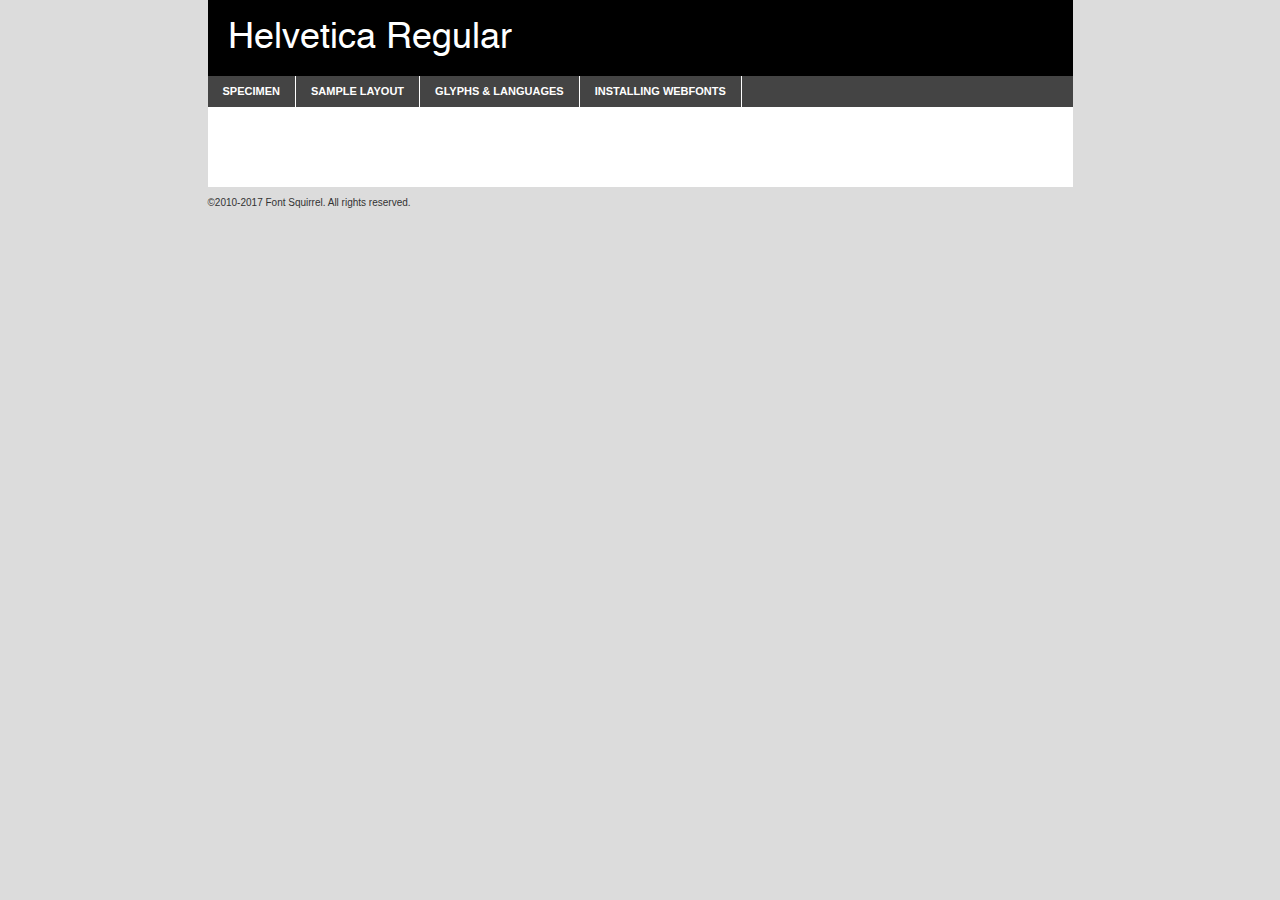
<file: Homeworks_6/fonts/helvetica-demo.html>
<!DOCTYPE html PUBLIC "-//W3C//DTD XHTML 1.0 Transitional//EN"
	"http://www.w3.org/TR/xhtml1/DTD/xhtml1-transitional.dtd">

<html xmlns="http://www.w3.org/1999/xhtml" xml:lang="en" lang="en">
<head>
	<meta http-equiv="Content-Type" content="text/html; charset=utf-8" />
	<script src="http://ajax.googleapis.com/ajax/libs/jquery/1.7.2/jquery.min.js" type="text/javascript" charset="utf-8"></script>
	<script type="text/javascript">
	(function($){$.fn.easyTabs=function(option){var param=jQuery.extend({fadeSpeed:"fast",defaultContent:1,activeClass:'active'},option);$(this).each(function(){var thisId="#"+this.id;if(param.defaultContent==''){param.defaultContent=1;}
	if(typeof param.defaultContent=="number")
	{var defaultTab=$(thisId+" .tabs li:eq("+(param.defaultContent-1)+") a").attr('href').substr(1);}else{var defaultTab=param.defaultContent;}
	$(thisId+" .tabs li a").each(function(){var tabToHide=$(this).attr('href').substr(1);$("#"+tabToHide).addClass('easytabs-tab-content');});hideAll();changeContent(defaultTab);function hideAll(){$(thisId+" .easytabs-tab-content").hide();}
	function changeContent(tabId){hideAll();$(thisId+" .tabs li").removeClass(param.activeClass);$(thisId+" .tabs li a[href=#"+tabId+"]").closest('li').addClass(param.activeClass);if(param.fadeSpeed!="none")
	{$(thisId+" #"+tabId).fadeIn(param.fadeSpeed);}else{$(thisId+" #"+tabId).show();}}
	$(thisId+" .tabs li").click(function(){var tabId=$(this).find('a').attr('href').substr(1);changeContent(tabId);return false;});});}})(jQuery);
	</script>
	<link rel="stylesheet" href="specimen_files/specimen_stylesheet.css" type="text/css" charset="utf-8" />
	<link rel="stylesheet" href="stylesheet.css" type="text/css" charset="utf-8" />

	<style type="text/css">
					body{
				font-family: 'helveticaregular';
							}
		</style>

	<title>Helvetica Regular Specimen</title>
	
	
	<script type="text/javascript" charset="utf-8">
		$(document).ready(function() {
			$('#container').easyTabs({defaultContent:1});
		});
	</script>
</head>

<body>
<div id="container">
	<div id="header">
		Helvetica Regular	</div>
	<ul class="tabs">
		<li><a href="#specimen">Specimen</a></li>
		<li><a href="#layout">Sample Layout</a></li>
				<li><a href="#glyphs">Glyphs &amp; Languages</a></li>
		<li><a href="#installing">Installing Webfonts</a></li>
		
	</ul>
	
	<div id="main_content">

		
			<div id="specimen">
		
				<div class="section">
					<div class="grid12 firstcol">
						<div class="huge">AaBb</div>
					</div>
				</div>
		
				<div class="section">
					<div class="glyph_range">A&#x200B;B&#x200b;C&#x200b;D&#x200b;E&#x200b;F&#x200b;G&#x200b;H&#x200b;I&#x200b;J&#x200b;K&#x200b;L&#x200b;M&#x200b;N&#x200b;O&#x200b;P&#x200b;Q&#x200b;R&#x200b;S&#x200b;T&#x200b;U&#x200b;V&#x200b;W&#x200b;X&#x200b;Y&#x200b;Z&#x200b;a&#x200b;b&#x200b;c&#x200b;d&#x200b;e&#x200b;f&#x200b;g&#x200b;h&#x200b;i&#x200b;j&#x200b;k&#x200b;l&#x200b;m&#x200b;n&#x200b;o&#x200b;p&#x200b;q&#x200b;r&#x200b;s&#x200b;t&#x200b;u&#x200b;v&#x200b;w&#x200b;x&#x200b;y&#x200b;z&#x200b;1&#x200b;2&#x200b;3&#x200b;4&#x200b;5&#x200b;6&#x200b;7&#x200b;8&#x200b;9&#x200b;0&#x200b;&amp;&#x200b;.&#x200b;,&#x200b;?&#x200b;!&#x200b;&#64;&#x200b;(&#x200b;)&#x200b;#&#x200b;$&#x200b;%&#x200b;*&#x200b;+&#x200b;-&#x200b;=&#x200b;:&#x200b;;</div>
				</div>
				<div class="section">
					<div class="grid12 firstcol">
						<table class="sample_table">
							<tr><td>10</td><td class="size10">abcdefghijklmnopqrstuvwxyzABCDEFGHIJKLMNOPQRSTUVWXYZ0123456789abcdefghijklmnopqrstuvwxyzABCDEFGHIJKLMNOPQRSTUVWXYZ0123456789abcdefghijklmnopqrstuvwxyzABCDEFGHIJKLMNOPQRSTUVWXYZ</td></tr>
							<tr><td>11</td><td class="size11">abcdefghijklmnopqrstuvwxyzABCDEFGHIJKLMNOPQRSTUVWXYZ0123456789abcdefghijklmnopqrstuvwxyzABCDEFGHIJKLMNOPQRSTUVWXYZ0123456789abcdefghijklmnopqrstuvwxyzABCDEFGHIJKLMNOPQRSTUVWXYZ</td></tr>
							<tr><td>12</td><td class="size12">abcdefghijklmnopqrstuvwxyzABCDEFGHIJKLMNOPQRSTUVWXYZ0123456789abcdefghijklmnopqrstuvwxyzABCDEFGHIJKLMNOPQRSTUVWXYZ0123456789abcdefghijklmnopqrstuvwxyzABCDEFGHIJKLMNOPQRSTUVWXYZ</td></tr>
							<tr><td>13</td><td class="size13">abcdefghijklmnopqrstuvwxyzABCDEFGHIJKLMNOPQRSTUVWXYZ0123456789abcdefghijklmnopqrstuvwxyzABCDEFGHIJKLMNOPQRSTUVWXYZ0123456789abcdefghijklmnopqrstuvwxyzABCDEFGHIJKLMNOPQRSTUVWXYZ</td></tr>
							<tr><td>14</td><td class="size14">abcdefghijklmnopqrstuvwxyzABCDEFGHIJKLMNOPQRSTUVWXYZ0123456789abcdefghijklmnopqrstuvwxyzABCDEFGHIJKLMNOPQRSTUVWXYZ0123456789abcdefghijklmnopqrstuvwxyzABCDEFGHIJKLMNOPQRSTUVWXYZ</td></tr>
							<tr><td>16</td><td class="size16">abcdefghijklmnopqrstuvwxyzABCDEFGHIJKLMNOPQRSTUVWXYZ0123456789abcdefghijklmnopqrstuvwxyzABCDEFGHIJKLMNOPQRSTUVWXYZ</td></tr>
							<tr><td>18</td><td class="size18">abcdefghijklmnopqrstuvwxyzABCDEFGHIJKLMNOPQRSTUVWXYZ0123456789abcdefghijklmnopqrstuvwxyzABCDEFGHIJKLMNOPQRSTUVWXYZ</td></tr>
							<tr><td>20</td><td class="size20">abcdefghijklmnopqrstuvwxyzABCDEFGHIJKLMNOPQRSTUVWXYZ0123456789abcdefghijklmnopqrstuvwxyzABCDEFGHIJKLMNOPQRSTUVWXYZ</td></tr>
							<tr><td>24</td><td class="size24">abcdefghijklmnopqrstuvwxyzABCDEFGHIJKLMNOPQRSTUVWXYZ0123456789abcdefghijklmnopqrstuvwxyzABCDEFGHIJKLMNOPQRSTUVWXYZ</td></tr>
							<tr><td>30</td><td class="size30">abcdefghijklmnopqrstuvwxyzABCDEFGHIJKLMNOPQRSTUVWXYZ0123456789abcdefghijklmnopqrstuvwxyzABCDEFGHIJKLMNOPQRSTUVWXYZ</td></tr>
							<tr><td>36</td><td class="size36">abcdefghijklmnopqrstuvwxyzABCDEFGHIJKLMNOPQRSTUVWXYZ0123456789abcdefghijklmnopqrstuvwxyzABCDEFGHIJKLMNOPQRSTUVWXYZ</td></tr>
							<tr><td>48</td><td class="size48">abcdefghijklmnopqrstuvwxyzABCDEFGHIJKLMNOPQRSTUVWXYZ0123456789abcdefghijklmnopqrstuvwxyzABCDEFGHIJKLMNOPQRSTUVWXYZ</td></tr>
							<tr><td>60</td><td class="size60">abcdefghijklmnopqrstuvwxyzABCDEFGHIJKLMNOPQRSTUVWXYZ0123456789abcdefghijklmnopqrstuvwxyzABCDEFGHIJKLMNOPQRSTUVWXYZ</td></tr>
							<tr><td>72</td><td class="size72">abcdefghijklmnopqrstuvwxyzABCDEFGHIJKLMNOPQRSTUVWXYZ0123456789abcdefghijklmnopqrstuvwxyzABCDEFGHIJKLMNOPQRSTUVWXYZ</td></tr>
							<tr><td>90</td><td class="size90">abcdefghijklmnopqrstuvwxyzABCDEFGHIJKLMNOPQRSTUVWXYZ0123456789abcdefghijklmnopqrstuvwxyzABCDEFGHIJKLMNOPQRSTUVWXYZ</td></tr>
						</table>
				
					</div>
			
				</div>
		
		
		
								<div class="section" id="bodycomparison">


										<div id="xheight">
				<div class="fontbody">&#x25FC;&#x25FC;&#x25FC;&#x25FC;&#x25FC;&#x25FC;&#x25FC;&#x25FC;&#x25FC;&#x25FC;&#x25FC;&#x25FC;&#x25FC;&#x25FC;&#x25FC;&#x25FC;&#x25FC;&#x25FC;&#x25FC;&#x25FC;&#x25FC;&#x25FC;&#x25FC;&#x25FC;&#x25FC;&#x25FC;&#x25FC;&#x25FC;&#x25FC;&#x25FC;&#x25FC;&#x25FC;&#x25FC;&#x25FC;&#x25FC;&#x25FC;&#x25FC;&#x25FC;&#x25FC;&#x25FC;&#x25FC;&#x25FC;&#x25FC;&#x25FC;&#x25FC;&#x25FC;&#x25FC;&#x25FC;&#x25FC;&#x25FC;&#x25FC;&#x25FC;&#x25FC;&#x25FC;&#x25FC;&#x25FC;&#x25FC;&#x25FC;&#x25FC;&#x25FC;&#x25FC;&#x25FC;&#x25FC;&#x25FC;&#x25FC;&#x25FC;&#x25FC;&#x25FC;&#x25FC;&#x25FC;&#x25FC;&#x25FC;&#x25FC;&#x25FC;&#x25FC;&#x25FC;&#x25FC;&#x25FC;&#x25FC;&#x25FC;&#x25FC;&#x25FC;&#x25FC;&#x25FC;&#x25FC;&#x25FC;&#x25FC;&#x25FC;&#x25FC;&#x25FC;&#x25FC;&#x25FC;&#x25FC;&#x25FC;&#x25FC;&#x25FC;&#x25FC;&#x25FC;&#x25FC;body</div><div class="arialbody">body</div><div class="verdanabody">body</div><div class="georgiabody">body</div></div>
										<div class="fontbody" style="z-index:1">
											body<span>Helvetica Regular</span>
										</div>
										<div class="arialbody" style="z-index:1">
											body<span>Arial</span>
										</div>
										<div class="verdanabody" style="z-index:1">
											body<span>Verdana</span>
										</div>
										<div class="georgiabody" style="z-index:1">
											body<span>Georgia</span>
										</div>



								</div>
		
		
				<div class="section psample psample_row1" id="">
					
					<div class="grid2 firstcol">
						<p class="size10"><span>10.</span>Aenean lacinia bibendum nulla sed consectetur. Fusce dapibus, tellus ac cursus commodo, tortor mauris condimentum nibh, ut fermentum massa justo sit amet risus. Nullam id dolor id nibh ultricies vehicula ut id elit. Cum sociis natoque penatibus et magnis dis parturient montes, nascetur ridiculus mus. Nulla vitae elit libero, a pharetra augue.</p>
			
					</div>
					<div class="grid3">
						<p class="size11"><span>11.</span>Aenean lacinia bibendum nulla sed consectetur. Fusce dapibus, tellus ac cursus commodo, tortor mauris condimentum nibh, ut fermentum massa justo sit amet risus. Nullam id dolor id nibh ultricies vehicula ut id elit. Cum sociis natoque penatibus et magnis dis parturient montes, nascetur ridiculus mus. Nulla vitae elit libero, a pharetra augue.</p>
			
					</div>
					<div class="grid3">
						<p class="size12"><span>12.</span>Aenean lacinia bibendum nulla sed consectetur. Fusce dapibus, tellus ac cursus commodo, tortor mauris condimentum nibh, ut fermentum massa justo sit amet risus. Nullam id dolor id nibh ultricies vehicula ut id elit. Cum sociis natoque penatibus et magnis dis parturient montes, nascetur ridiculus mus. Nulla vitae elit libero, a pharetra augue.</p>
			
					</div>
					<div class="grid4">
						<p class="size13"><span>13.</span>Aenean lacinia bibendum nulla sed consectetur. Fusce dapibus, tellus ac cursus commodo, tortor mauris condimentum nibh, ut fermentum massa justo sit amet risus. Nullam id dolor id nibh ultricies vehicula ut id elit. Cum sociis natoque penatibus et magnis dis parturient montes, nascetur ridiculus mus. Nulla vitae elit libero, a pharetra augue.</p>
			
					</div>
					<div class="white_blend"></div>
					
				</div>
				<div class="section psample psample_row2" id="">
					<div class="grid3 firstcol">
						<p class="size14"><span>14.</span>Aenean lacinia bibendum nulla sed consectetur. Fusce dapibus, tellus ac cursus commodo, tortor mauris condimentum nibh, ut fermentum massa justo sit amet risus. Nullam id dolor id nibh ultricies vehicula ut id elit. Cum sociis natoque penatibus et magnis dis parturient montes, nascetur ridiculus mus. Nulla vitae elit libero, a pharetra augue.</p>
			
					</div>
					<div class="grid4">
						<p class="size16"><span>16.</span>Aenean lacinia bibendum nulla sed consectetur. Fusce dapibus, tellus ac cursus commodo, tortor mauris condimentum nibh, ut fermentum massa justo sit amet risus. Nullam id dolor id nibh ultricies vehicula ut id elit. Cum sociis natoque penatibus et magnis dis parturient montes, nascetur ridiculus mus. Nulla vitae elit libero, a pharetra augue.</p>
			
					</div>
					<div class="grid5">
						<p class="size18"><span>18.</span>Aenean lacinia bibendum nulla sed consectetur. Fusce dapibus, tellus ac cursus commodo, tortor mauris condimentum nibh, ut fermentum massa justo sit amet risus. Nullam id dolor id nibh ultricies vehicula ut id elit. Cum sociis natoque penatibus et magnis dis parturient montes, nascetur ridiculus mus. Nulla vitae elit libero, a pharetra augue.</p>
			
					</div>

					<div class="white_blend"></div>

				</div>
				
				<div class="section psample psample_row3" id="">
					<div class="grid5 firstcol">
						<p class="size20"><span>20.</span>Aenean lacinia bibendum nulla sed consectetur. Fusce dapibus, tellus ac cursus commodo, tortor mauris condimentum nibh, ut fermentum massa justo sit amet risus. Nullam id dolor id nibh ultricies vehicula ut id elit. Cum sociis natoque penatibus et magnis dis parturient montes, nascetur ridiculus mus. Nulla vitae elit libero, a pharetra augue.</p>
					</div>
					<div class="grid7">
						<p class="size24"><span>24.</span>Aenean lacinia bibendum nulla sed consectetur. Fusce dapibus, tellus ac cursus commodo, tortor mauris condimentum nibh, ut fermentum massa justo sit amet risus. Nullam id dolor id nibh ultricies vehicula ut id elit. Cum sociis natoque penatibus et magnis dis parturient montes, nascetur ridiculus mus. Nulla vitae elit libero, a pharetra augue.</p>
					</div>
					
					<div class="white_blend"></div>
					
				</div>
				
				<div class="section psample psample_row4" id="">
					<div class="grid12 firstcol">
						<p class="size30"><span>30.</span>Aenean lacinia bibendum nulla sed consectetur. Fusce dapibus, tellus ac cursus commodo, tortor mauris condimentum nibh, ut fermentum massa justo sit amet risus. Nullam id dolor id nibh ultricies vehicula ut id elit. Cum sociis natoque penatibus et magnis dis parturient montes, nascetur ridiculus mus. Nulla vitae elit libero, a pharetra augue.</p>
					</div>
					<div class="white_blend"></div>
					
				</div>
				
				
				
				<div class="section psample psample_row1 fullreverse">
					<div class="grid2 firstcol">
						<p class="size10"><span>10.</span>Aenean lacinia bibendum nulla sed consectetur. Fusce dapibus, tellus ac cursus commodo, tortor mauris condimentum nibh, ut fermentum massa justo sit amet risus. Nullam id dolor id nibh ultricies vehicula ut id elit. Cum sociis natoque penatibus et magnis dis parturient montes, nascetur ridiculus mus. Nulla vitae elit libero, a pharetra augue.</p>
			
					</div>
					<div class="grid3">
						<p class="size11"><span>11.</span>Aenean lacinia bibendum nulla sed consectetur. Fusce dapibus, tellus ac cursus commodo, tortor mauris condimentum nibh, ut fermentum massa justo sit amet risus. Nullam id dolor id nibh ultricies vehicula ut id elit. Cum sociis natoque penatibus et magnis dis parturient montes, nascetur ridiculus mus. Nulla vitae elit libero, a pharetra augue.</p>
			
					</div>
					<div class="grid3">
						<p class="size12"><span>12.</span>Aenean lacinia bibendum nulla sed consectetur. Fusce dapibus, tellus ac cursus commodo, tortor mauris condimentum nibh, ut fermentum massa justo sit amet risus. Nullam id dolor id nibh ultricies vehicula ut id elit. Cum sociis natoque penatibus et magnis dis parturient montes, nascetur ridiculus mus. Nulla vitae elit libero, a pharetra augue.</p>
			
					</div>
					<div class="grid4">
						<p class="size13"><span>13.</span>Aenean lacinia bibendum nulla sed consectetur. Fusce dapibus, tellus ac cursus commodo, tortor mauris condimentum nibh, ut fermentum massa justo sit amet risus. Nullam id dolor id nibh ultricies vehicula ut id elit. Cum sociis natoque penatibus et magnis dis parturient montes, nascetur ridiculus mus. Nulla vitae elit libero, a pharetra augue.</p>
			
					</div>
					<div class="black_blend"></div>
					
				</div>
				
				<div class="section psample psample_row2 fullreverse">
					<div class="grid3 firstcol">
						<p class="size14"><span>14.</span>Aenean lacinia bibendum nulla sed consectetur. Fusce dapibus, tellus ac cursus commodo, tortor mauris condimentum nibh, ut fermentum massa justo sit amet risus. Nullam id dolor id nibh ultricies vehicula ut id elit. Cum sociis natoque penatibus et magnis dis parturient montes, nascetur ridiculus mus. Nulla vitae elit libero, a pharetra augue.</p>
			
					</div>
					<div class="grid4">
						<p class="size16"><span>16.</span>Aenean lacinia bibendum nulla sed consectetur. Fusce dapibus, tellus ac cursus commodo, tortor mauris condimentum nibh, ut fermentum massa justo sit amet risus. Nullam id dolor id nibh ultricies vehicula ut id elit. Cum sociis natoque penatibus et magnis dis parturient montes, nascetur ridiculus mus. Nulla vitae elit libero, a pharetra augue.</p>
			
					</div>
					<div class="grid5">
						<p class="size18"><span>18.</span>Aenean lacinia bibendum nulla sed consectetur. Fusce dapibus, tellus ac cursus commodo, tortor mauris condimentum nibh, ut fermentum massa justo sit amet risus. Nullam id dolor id nibh ultricies vehicula ut id elit. Cum sociis natoque penatibus et magnis dis parturient montes, nascetur ridiculus mus. Nulla vitae elit libero, a pharetra augue.</p>
			
					</div>
					<div class="black_blend"></div>

				</div>
				
				<div class="section psample fullreverse psample_row3" id="">
					<div class="grid5 firstcol">
						<p class="size20"><span>20.</span>Aenean lacinia bibendum nulla sed consectetur. Fusce dapibus, tellus ac cursus commodo, tortor mauris condimentum nibh, ut fermentum massa justo sit amet risus. Nullam id dolor id nibh ultricies vehicula ut id elit. Cum sociis natoque penatibus et magnis dis parturient montes, nascetur ridiculus mus. Nulla vitae elit libero, a pharetra augue.</p>
					</div>
					<div class="grid7">
						<p class="size24"><span>24.</span>Aenean lacinia bibendum nulla sed consectetur. Fusce dapibus, tellus ac cursus commodo, tortor mauris condimentum nibh, ut fermentum massa justo sit amet risus. Nullam id dolor id nibh ultricies vehicula ut id elit. Cum sociis natoque penatibus et magnis dis parturient montes, nascetur ridiculus mus. Nulla vitae elit libero, a pharetra augue.</p>
					</div>
					
					<div class="black_blend"></div>
					
				</div>
				
				<div class="section psample fullreverse psample_row4" id="" style="border-bottom: 20px #000 solid;">
					<div class="grid12 firstcol">
						<p class="size30"><span>30.</span>Aenean lacinia bibendum nulla sed consectetur. Fusce dapibus, tellus ac cursus commodo, tortor mauris condimentum nibh, ut fermentum massa justo sit amet risus. Nullam id dolor id nibh ultricies vehicula ut id elit. Cum sociis natoque penatibus et magnis dis parturient montes, nascetur ridiculus mus. Nulla vitae elit libero, a pharetra augue.</p>
					</div>
					<div class="black_blend"></div>
					
				</div>
				
				
				
				
			</div>
			
			<div id="layout">
				
				<div class="section">
					
					<div class="grid12 firstcol">
						<h1>Lorem Ipsum Dolor</h1>
						<h2>Etiam porta sem malesuada magna mollis euismod</h2>
						
						<p class="byline">By <a href="#link">Aenean Lacinia</a></p>
					</div>
				</div>
				<div class="section">
					<div class="grid8 firstcol">
						<p class="large">Donec sed odio dui. Morbi leo risus, porta ac consectetur ac, vestibulum at eros. Fusce dapibus, tellus ac cursus commodo, tortor mauris condimentum nibh, ut fermentum massa justo sit amet risus. </p>

						
						<h3>Pellentesque ornare sem</h3>

						<p>Maecenas sed diam eget risus varius blandit sit amet non magna. Maecenas faucibus mollis interdum. Donec ullamcorper nulla non metus auctor fringilla. Nullam id dolor id nibh ultricies vehicula ut id elit. Nullam id dolor id nibh ultricies vehicula ut id elit. </p>

						<p>Aenean eu leo quam. Pellentesque ornare sem lacinia quam venenatis vestibulum. Lorem ipsum dolor sit amet, consectetur adipiscing elit. Cum sociis natoque penatibus et magnis dis parturient montes, nascetur ridiculus mus. </p>

						<p>Nulla vitae elit libero, a pharetra augue. Praesent commodo cursus magna, vel scelerisque nisl consectetur et. Aenean lacinia bibendum nulla sed consectetur. </p>

						<p>Nullam quis risus eget urna mollis ornare vel eu leo. Nullam quis risus eget urna mollis ornare vel eu leo. Maecenas sed diam eget risus varius blandit sit amet non magna. Donec ullamcorper nulla non metus auctor fringilla. </p>

						<h3>Cras mattis consectetur</h3>

						<p>Aenean eu leo quam. Pellentesque ornare sem lacinia quam venenatis vestibulum. Aenean lacinia bibendum nulla sed consectetur. Integer posuere erat a ante venenatis dapibus posuere velit aliquet. Cras mattis consectetur purus sit amet fermentum. </p>

						<p>Nullam id dolor id nibh ultricies vehicula ut id elit. Nullam quis risus eget urna mollis ornare vel eu leo. Cras mattis consectetur purus sit amet fermentum.</p>
					</div>
					
					<div class="grid4 sidebar">
						
						<div class="box reverse">
							<p class="last">Nullam quis risus eget urna mollis ornare vel eu leo. Donec ullamcorper nulla non metus auctor fringilla. Cras mattis consectetur purus sit amet fermentum. Sed posuere consectetur est at lobortis. Lorem ipsum dolor sit amet, consectetur adipiscing elit. </p>
						</div>
						
						<p class="caption">Maecenas sed diam eget risus varius.</p>

						<p>Vestibulum id ligula porta felis euismod semper. Integer posuere erat a ante venenatis dapibus posuere velit aliquet. Vestibulum id ligula porta felis euismod semper. Sed posuere consectetur est at lobortis. Maecenas sed diam eget risus varius blandit sit amet non magna. Fusce dapibus, tellus ac cursus commodo, tortor mauris condimentum nibh, ut fermentum massa justo sit amet risus. </p>

					

						<p>Duis mollis, est non commodo luctus, nisi erat porttitor ligula, eget lacinia odio sem nec elit. Aenean lacinia bibendum nulla sed consectetur. Vivamus sagittis lacus vel augue laoreet rutrum faucibus dolor auctor. Aenean lacinia bibendum nulla sed consectetur. Nullam quis risus eget urna mollis ornare vel eu leo. </p>

						<p>Praesent commodo cursus magna, vel scelerisque nisl consectetur et. Donec ullamcorper nulla non metus auctor fringilla. Maecenas faucibus mollis interdum. Fusce dapibus, tellus ac cursus commodo, tortor mauris condimentum nibh, ut fermentum massa justo sit amet risus. </p>

					</div>
				</div>
				
			</div>


			



		<div id="glyphs">
			<div class="section">
				<div class="grid12 firstcol">
			
				<h1>Language Support</h1>
				<p>The subset of Helvetica Regular in this kit supports the following languages:<br />
			
					Albanian, Basque, Breton, Chamorro, Danish, Dutch, English, Faroese, Finnish, French, Frisian, Galician, German, Icelandic, Italian, Malagasy, Norwegian, Portuguese, Spanish, Alsatian, Aragonese, Arapaho, Arrernte, Asturian, Aymara, Bislama, Cebuano, Corsican, Fijian, French_creole, Genoese, Gilbertese, Greenlandic, Haitian_creole, Hiligaynon, Hmong, Hopi, Ibanag, Iloko_ilokano, Indonesian, Interglossa_glosa, Interlingua, Irish_gaelic, Jerriais, Lojban, Lombard, Luxembourgeois, Manx, Mohawk, Norfolk_pitcairnese, Occitan, Oromo, Pangasinan, Papiamento, Piedmontese, Potawatomi, Rhaeto-romance, Romansh, Rotokas, Sami_lule, Samoan, Sardinian, Scots_gaelic, Seychelles_creole, Shona, Sicilian, Somali, Southern_ndebele, Swahili, Swati_swazi, Tagalog_filipino_pilipino, Tetum, Tok_pisin, Uyghur_latinized, Volapuk, Walloon, Warlpiri, Xhosa, Yapese, Zulu, Latinbasic, Ubasic, Demo				</p>
				<h1>Glyph Chart</h1>
				<p>The subset of Helvetica Regular in this kit includes all the glyphs listed below. Unicode entities are included above each glyph to help you insert individual characters into your layout.</p>
				<div id="glyph_chart">
			
																				 <div><p>&amp;#8;</p>&#8;</div>
																				 <div><p>&amp;#8;</p>&#8;</div>
																				 <div><p>&amp;#9;</p>&#9;</div>
																				 <div><p>&amp;#9;</p>&#9;</div>
																				 <div><p>&amp;#9;</p>&#9;</div>
																				 <div><p>&amp;#8;</p>&#8;</div>
																				 <div><p>&amp;#32;</p>&#32;</div>
																				 <div><p>&amp;#33;</p>&#33;</div>
																				 <div><p>&amp;#34;</p>&#34;</div>
																				 <div><p>&amp;#35;</p>&#35;</div>
																				 <div><p>&amp;#36;</p>&#36;</div>
																				 <div><p>&amp;#37;</p>&#37;</div>
																				 <div><p>&amp;#38;</p>&#38;</div>
																				 <div><p>&amp;#39;</p>&#39;</div>
																				 <div><p>&amp;#40;</p>&#40;</div>
																				 <div><p>&amp;#41;</p>&#41;</div>
																				 <div><p>&amp;#42;</p>&#42;</div>
																				 <div><p>&amp;#43;</p>&#43;</div>
																				 <div><p>&amp;#44;</p>&#44;</div>
																				 <div><p>&amp;#45;</p>&#45;</div>
																				 <div><p>&amp;#46;</p>&#46;</div>
																				 <div><p>&amp;#47;</p>&#47;</div>
																				 <div><p>&amp;#48;</p>&#48;</div>
																				 <div><p>&amp;#49;</p>&#49;</div>
																				 <div><p>&amp;#50;</p>&#50;</div>
																				 <div><p>&amp;#51;</p>&#51;</div>
																				 <div><p>&amp;#52;</p>&#52;</div>
																				 <div><p>&amp;#53;</p>&#53;</div>
																				 <div><p>&amp;#54;</p>&#54;</div>
																				 <div><p>&amp;#55;</p>&#55;</div>
																				 <div><p>&amp;#56;</p>&#56;</div>
																				 <div><p>&amp;#57;</p>&#57;</div>
																				 <div><p>&amp;#58;</p>&#58;</div>
																				 <div><p>&amp;#59;</p>&#59;</div>
																				 <div><p>&amp;#60;</p>&#60;</div>
																				 <div><p>&amp;#61;</p>&#61;</div>
																				 <div><p>&amp;#62;</p>&#62;</div>
																				 <div><p>&amp;#63;</p>&#63;</div>
																				 <div><p>&amp;#64;</p>&#64;</div>
																				 <div><p>&amp;#65;</p>&#65;</div>
																				 <div><p>&amp;#66;</p>&#66;</div>
																				 <div><p>&amp;#67;</p>&#67;</div>
																				 <div><p>&amp;#68;</p>&#68;</div>
																				 <div><p>&amp;#69;</p>&#69;</div>
																				 <div><p>&amp;#70;</p>&#70;</div>
																				 <div><p>&amp;#71;</p>&#71;</div>
																				 <div><p>&amp;#72;</p>&#72;</div>
																				 <div><p>&amp;#73;</p>&#73;</div>
																				 <div><p>&amp;#74;</p>&#74;</div>
																				 <div><p>&amp;#75;</p>&#75;</div>
																				 <div><p>&amp;#76;</p>&#76;</div>
																				 <div><p>&amp;#77;</p>&#77;</div>
																				 <div><p>&amp;#78;</p>&#78;</div>
																				 <div><p>&amp;#79;</p>&#79;</div>
																				 <div><p>&amp;#80;</p>&#80;</div>
																				 <div><p>&amp;#81;</p>&#81;</div>
																				 <div><p>&amp;#82;</p>&#82;</div>
																				 <div><p>&amp;#83;</p>&#83;</div>
																				 <div><p>&amp;#84;</p>&#84;</div>
																				 <div><p>&amp;#85;</p>&#85;</div>
																				 <div><p>&amp;#86;</p>&#86;</div>
																				 <div><p>&amp;#87;</p>&#87;</div>
																				 <div><p>&amp;#88;</p>&#88;</div>
																				 <div><p>&amp;#89;</p>&#89;</div>
																				 <div><p>&amp;#90;</p>&#90;</div>
																				 <div><p>&amp;#91;</p>&#91;</div>
																				 <div><p>&amp;#92;</p>&#92;</div>
																				 <div><p>&amp;#93;</p>&#93;</div>
																				 <div><p>&amp;#94;</p>&#94;</div>
																				 <div><p>&amp;#95;</p>&#95;</div>
																				 <div><p>&amp;#96;</p>&#96;</div>
																				 <div><p>&amp;#97;</p>&#97;</div>
																				 <div><p>&amp;#98;</p>&#98;</div>
																				 <div><p>&amp;#99;</p>&#99;</div>
																				 <div><p>&amp;#100;</p>&#100;</div>
																				 <div><p>&amp;#101;</p>&#101;</div>
																				 <div><p>&amp;#102;</p>&#102;</div>
																				 <div><p>&amp;#103;</p>&#103;</div>
																				 <div><p>&amp;#104;</p>&#104;</div>
																				 <div><p>&amp;#105;</p>&#105;</div>
																				 <div><p>&amp;#106;</p>&#106;</div>
																				 <div><p>&amp;#107;</p>&#107;</div>
																				 <div><p>&amp;#108;</p>&#108;</div>
																				 <div><p>&amp;#109;</p>&#109;</div>
																				 <div><p>&amp;#110;</p>&#110;</div>
																				 <div><p>&amp;#111;</p>&#111;</div>
																				 <div><p>&amp;#112;</p>&#112;</div>
																				 <div><p>&amp;#113;</p>&#113;</div>
																				 <div><p>&amp;#114;</p>&#114;</div>
																				 <div><p>&amp;#115;</p>&#115;</div>
																				 <div><p>&amp;#116;</p>&#116;</div>
																				 <div><p>&amp;#117;</p>&#117;</div>
																				 <div><p>&amp;#118;</p>&#118;</div>
																				 <div><p>&amp;#119;</p>&#119;</div>
																				 <div><p>&amp;#120;</p>&#120;</div>
																				 <div><p>&amp;#121;</p>&#121;</div>
																				 <div><p>&amp;#122;</p>&#122;</div>
																				 <div><p>&amp;#123;</p>&#123;</div>
																				 <div><p>&amp;#124;</p>&#124;</div>
																				 <div><p>&amp;#125;</p>&#125;</div>
																				 <div><p>&amp;#126;</p>&#126;</div>
																				 <div><p>&amp;#160;</p>&#160;</div>
																				 <div><p>&amp;#161;</p>&#161;</div>
																				 <div><p>&amp;#162;</p>&#162;</div>
																				 <div><p>&amp;#163;</p>&#163;</div>
																				 <div><p>&amp;#164;</p>&#164;</div>
																				 <div><p>&amp;#165;</p>&#165;</div>
																				 <div><p>&amp;#166;</p>&#166;</div>
																				 <div><p>&amp;#167;</p>&#167;</div>
																				 <div><p>&amp;#168;</p>&#168;</div>
																				 <div><p>&amp;#169;</p>&#169;</div>
																				 <div><p>&amp;#170;</p>&#170;</div>
																				 <div><p>&amp;#171;</p>&#171;</div>
																				 <div><p>&amp;#172;</p>&#172;</div>
																				 <div><p>&amp;#173;</p>&#173;</div>
																				 <div><p>&amp;#174;</p>&#174;</div>
																				 <div><p>&amp;#175;</p>&#175;</div>
																				 <div><p>&amp;#176;</p>&#176;</div>
																				 <div><p>&amp;#177;</p>&#177;</div>
																				 <div><p>&amp;#178;</p>&#178;</div>
																				 <div><p>&amp;#179;</p>&#179;</div>
																				 <div><p>&amp;#180;</p>&#180;</div>
																				 <div><p>&amp;#181;</p>&#181;</div>
																				 <div><p>&amp;#182;</p>&#182;</div>
																				 <div><p>&amp;#183;</p>&#183;</div>
																				 <div><p>&amp;#184;</p>&#184;</div>
																				 <div><p>&amp;#185;</p>&#185;</div>
																				 <div><p>&amp;#186;</p>&#186;</div>
																				 <div><p>&amp;#187;</p>&#187;</div>
																				 <div><p>&amp;#188;</p>&#188;</div>
																				 <div><p>&amp;#189;</p>&#189;</div>
																				 <div><p>&amp;#190;</p>&#190;</div>
																				 <div><p>&amp;#191;</p>&#191;</div>
																				 <div><p>&amp;#192;</p>&#192;</div>
																				 <div><p>&amp;#193;</p>&#193;</div>
																				 <div><p>&amp;#194;</p>&#194;</div>
																				 <div><p>&amp;#195;</p>&#195;</div>
																				 <div><p>&amp;#196;</p>&#196;</div>
																				 <div><p>&amp;#197;</p>&#197;</div>
																				 <div><p>&amp;#198;</p>&#198;</div>
																				 <div><p>&amp;#199;</p>&#199;</div>
																				 <div><p>&amp;#200;</p>&#200;</div>
																				 <div><p>&amp;#201;</p>&#201;</div>
																				 <div><p>&amp;#202;</p>&#202;</div>
																				 <div><p>&amp;#203;</p>&#203;</div>
																				 <div><p>&amp;#204;</p>&#204;</div>
																				 <div><p>&amp;#205;</p>&#205;</div>
																				 <div><p>&amp;#206;</p>&#206;</div>
																				 <div><p>&amp;#207;</p>&#207;</div>
																				 <div><p>&amp;#208;</p>&#208;</div>
																				 <div><p>&amp;#209;</p>&#209;</div>
																				 <div><p>&amp;#210;</p>&#210;</div>
																				 <div><p>&amp;#211;</p>&#211;</div>
																				 <div><p>&amp;#212;</p>&#212;</div>
																				 <div><p>&amp;#213;</p>&#213;</div>
																				 <div><p>&amp;#214;</p>&#214;</div>
																				 <div><p>&amp;#215;</p>&#215;</div>
																				 <div><p>&amp;#216;</p>&#216;</div>
																				 <div><p>&amp;#217;</p>&#217;</div>
																				 <div><p>&amp;#218;</p>&#218;</div>
																				 <div><p>&amp;#219;</p>&#219;</div>
																				 <div><p>&amp;#220;</p>&#220;</div>
																				 <div><p>&amp;#221;</p>&#221;</div>
																				 <div><p>&amp;#222;</p>&#222;</div>
																				 <div><p>&amp;#223;</p>&#223;</div>
																				 <div><p>&amp;#224;</p>&#224;</div>
																				 <div><p>&amp;#225;</p>&#225;</div>
																				 <div><p>&amp;#226;</p>&#226;</div>
																				 <div><p>&amp;#227;</p>&#227;</div>
																				 <div><p>&amp;#228;</p>&#228;</div>
																				 <div><p>&amp;#229;</p>&#229;</div>
																				 <div><p>&amp;#230;</p>&#230;</div>
																				 <div><p>&amp;#231;</p>&#231;</div>
																				 <div><p>&amp;#232;</p>&#232;</div>
																				 <div><p>&amp;#233;</p>&#233;</div>
																				 <div><p>&amp;#234;</p>&#234;</div>
																				 <div><p>&amp;#235;</p>&#235;</div>
																				 <div><p>&amp;#236;</p>&#236;</div>
																				 <div><p>&amp;#237;</p>&#237;</div>
																				 <div><p>&amp;#238;</p>&#238;</div>
																				 <div><p>&amp;#239;</p>&#239;</div>
																				 <div><p>&amp;#240;</p>&#240;</div>
																				 <div><p>&amp;#241;</p>&#241;</div>
																				 <div><p>&amp;#242;</p>&#242;</div>
																				 <div><p>&amp;#243;</p>&#243;</div>
																				 <div><p>&amp;#244;</p>&#244;</div>
																				 <div><p>&amp;#245;</p>&#245;</div>
																				 <div><p>&amp;#246;</p>&#246;</div>
																				 <div><p>&amp;#247;</p>&#247;</div>
																				 <div><p>&amp;#248;</p>&#248;</div>
																				 <div><p>&amp;#249;</p>&#249;</div>
																				 <div><p>&amp;#250;</p>&#250;</div>
																				 <div><p>&amp;#251;</p>&#251;</div>
																				 <div><p>&amp;#252;</p>&#252;</div>
																				 <div><p>&amp;#253;</p>&#253;</div>
																				 <div><p>&amp;#254;</p>&#254;</div>
																				 <div><p>&amp;#255;</p>&#255;</div>
																				 <div><p>&amp;#338;</p>&#338;</div>
																				 <div><p>&amp;#339;</p>&#339;</div>
																				 <div><p>&amp;#376;</p>&#376;</div>
																				 <div><p>&amp;#710;</p>&#710;</div>
																				 <div><p>&amp;#732;</p>&#732;</div>
																				 <div><p>&amp;#8192;</p>&#8192;</div>
																				 <div><p>&amp;#8193;</p>&#8193;</div>
																				 <div><p>&amp;#8194;</p>&#8194;</div>
																				 <div><p>&amp;#8195;</p>&#8195;</div>
																				 <div><p>&amp;#8196;</p>&#8196;</div>
																				 <div><p>&amp;#8197;</p>&#8197;</div>
																				 <div><p>&amp;#8198;</p>&#8198;</div>
																				 <div><p>&amp;#8199;</p>&#8199;</div>
																				 <div><p>&amp;#8200;</p>&#8200;</div>
																				 <div><p>&amp;#8201;</p>&#8201;</div>
																				 <div><p>&amp;#8202;</p>&#8202;</div>
																				 <div><p>&amp;#8208;</p>&#8208;</div>
																				 <div><p>&amp;#8209;</p>&#8209;</div>
																				 <div><p>&amp;#8210;</p>&#8210;</div>
																				 <div><p>&amp;#8211;</p>&#8211;</div>
																				 <div><p>&amp;#8212;</p>&#8212;</div>
																				 <div><p>&amp;#8216;</p>&#8216;</div>
																				 <div><p>&amp;#8217;</p>&#8217;</div>
																				 <div><p>&amp;#8218;</p>&#8218;</div>
																				 <div><p>&amp;#8220;</p>&#8220;</div>
																				 <div><p>&amp;#8221;</p>&#8221;</div>
																				 <div><p>&amp;#8222;</p>&#8222;</div>
																				 <div><p>&amp;#8226;</p>&#8226;</div>
																				 <div><p>&amp;#8230;</p>&#8230;</div>
																				 <div><p>&amp;#8239;</p>&#8239;</div>
																				 <div><p>&amp;#8249;</p>&#8249;</div>
																				 <div><p>&amp;#8250;</p>&#8250;</div>
																				 <div><p>&amp;#8287;</p>&#8287;</div>
																				 <div><p>&amp;#8364;</p>&#8364;</div>
																				 <div><p>&amp;#8482;</p>&#8482;</div>
																				 <div><p>&amp;#64257;</p>&#64257;</div>
																				 <div><p>&amp;#64258;</p>&#64258;</div>
																																																</div>	
				</div>
		
		
			</div>
		</div>
		
		
		<div id="specs">
			
		</div>
	
		<div id="installing">
			<div class="section">
				<div class="grid7 firstcol">
					<h1>Installing Webfonts</h1>
					
					<p>Webfonts are supported by all major browser platforms but not all in the same way. There are currently four different font formats that must be included in order to target all browsers. This includes TTF, WOFF, EOT and SVG.</p>
					
					<h2>1. Upload your webfonts</h2>
					<p>You must upload your webfont kit to your website. They should be in or near the same directory as your CSS files.</p>
					
					<h2>2. Include the webfont stylesheet</h2>
					<p>A special CSS @font-face declaration helps the various browsers select the appropriate font it needs without causing you a bunch of headaches. Learn more about this syntax by reading the <a href="https://www.fontspring.com/blog/further-hardening-of-the-bulletproof-syntax">Fontspring blog post</a> about it. The code for it is as follows:</p>


<code>
@font-face{ 
	font-family: 'MyWebFont';
	src: url('WebFont.eot');
	src: url('WebFont.eot?#iefix') format('embedded-opentype'),
	     url('WebFont.woff') format('woff'),
	     url('WebFont.ttf') format('truetype'),
	     url('WebFont.svg#webfont') format('svg');
}
</code>

	<p>We've already gone ahead and generated the code for you. All you have to do is link to the stylesheet in your HTML, like this:</p>
	<code>&lt;link rel=&quot;stylesheet&quot; href=&quot;stylesheet.css&quot; type=&quot;text/css&quot; charset=&quot;utf-8&quot; /&gt;</code>

					<h2>3. Modify your own stylesheet</h2>
					<p>To take advantage of your new fonts, you must tell your stylesheet to use them. Look at the original @font-face declaration above and find the property called "font-family." The name linked there will be what you use to reference the font. Prepend that webfont name to the font stack in the "font-family" property, inside the selector you want to change. For example:</p>
<code>p { font-family: 'WebFont', Arial, sans-serif; }</code>

<h2>4. Test</h2>
<p>Getting webfonts to work cross-browser <em>can</em> be tricky. Use the information in the sidebar to help you if you find that fonts aren't loading in a particular browser.</p>
				</div>
				
				<div class="grid5 sidebar">
					<div class="box">
						<h2>Troubleshooting<br />Font-Face Problems</h2>
						<p>Having trouble getting your webfonts to load in your new website? Here are some tips to sort out what might be the problem.</p>

						<h3>Fonts not showing in any browser</h3>

						<p>This sounds like you need to work on the plumbing. You either did not upload the fonts to the correct directory, or you did not link the fonts properly in the CSS. If you've confirmed that all this is correct and you still have a problem, take a look at your .htaccess file and see if requests are getting intercepted.</p>

						<h3>Fonts not loading in iPhone or iPad</h3>

						<p>The most common problem here is that you are serving the fonts from an IIS server. IIS refuses to serve files that have unknown MIME types. If that is the case, you must set the MIME type for SVG to "image/svg+xml" in the server settings. Follow these instructions from Microsoft if you need help.</p>

						<h3>Fonts not loading in Firefox</h3>

						<p>The primary reason for this failure? You are still using a version Firefox older than 3.5. So upgrade already! If that isn't it, then you are very likely serving fonts from a different domain. Firefox requires that all font assets be served from the same domain. Lastly it is possible that you need to add WOFF to your list of MIME types (if you are serving via IIS.)</p>

						<h3>Fonts not loading in IE</h3>

						<p>Are you looking at Internet Explorer on an actual Windows machine or are you cheating by using a service like Adobe BrowserLab? Many of these screenshot services do not render @font-face for IE. Best to test it on a real machine.</p>

						<h3>Fonts not loading in IE9</h3>

						<p>IE9, like Firefox, requires that fonts be served from the same domain as the website. Make sure that is the case.</p>
					</div>
				</div>
			</div>
			
		</div>
	
	</div>
	<div id="footer">
		<p>&copy;2010-2017 Font Squirrel. All rights reserved.</p>
	</div>
</div>
</body>
</html>
</file>
<file: Homeworks_10/styles.css>
* {
  padding: 0;
  margin: 0;
  box-sizing: border-box;
}

.wrapper {
  background-color: black;
  height: 100vh;
  display: flex;
  flex-direction: column;
  justify-content: center;
  align-items: center;
  padding: 50px 0 50px 0;
}

.burger {
  margin-bottom: 150px;
}

.line {
  width: 350px;
  height: 5px;
  background: linear-gradient(
    -270deg,
    #ffffff 0%,
    #ffffff 70%,
    #000 70%,
    #000 85%,
    #ffffff 85%,
    #ffffff 100%
  );
  margin: 100px 0;
}

.burger::before,
.burger::after {
  content: "";
  display: block;
  width: 350px;
  height: 5px;
  background: linear-gradient(
    270deg,
    #ffffff 0%,
    #ffffff 70%,
    #000 70%,
    #000 85%,
    #ffffff 85%,
    #ffffff 100%
  );
  transition: 1s ease-in-out;
}

.burger:hover .line {
  visibility: hidden;
}

.burger:hover::before {
  transform: translateY(105px) rotate(-45deg);
  box-shadow: 0px 0px 45px 4px red;
}

.burger:hover::after {
  transform: translateY(-105px) rotate(-135deg);
  box-shadow: 0px 0px 45px 4px green;
}

.container {
  width: 600px;
  height: 400px;
  background: aliceblue;
  display: flex;
  align-items: center;
  justify-content: center;
}

.ball:first-child {
  animation-name: firstball;
  animation-duration: 1.5s;
  animation-iteration-count: infinite;
  animation-timing-function: ease-in-out;
}

.ball:last-child {
  animation-name: lastball;
  animation-duration: 1.5s;
  animation-iteration-count: infinite;
  animation-timing-function: ease-in-out;
}

.ball:first-child,
.ball:nth-child(2) {
  background: #7c48ee;
}

.ball:nth-child(3) {
  background: linear-gradient(to right, #7c48ee, #d378d6);
}

.ball:nth-child(4) {
  background: linear-gradient(to right, #d378d6, #d232a7);
}

.ball:nth-child(5) {
  background: #d525a6;
}

.ball:nth-child(6) {
  background: linear-gradient(to right, #d525a6, #df2457);
}

.ball:last-child {
  background: #df2457;
}

.ball {
  width: 50px;
  height: 50px;
  border-radius: 50%;
  box-shadow: 0px 72px 16px -16px rgb(0 0 0 / 40%);
}

@keyframes firstball {
  25% {
    transform: translate(-50px, -50px);
    box-shadow: 0px 112px 24px -18px rgb(0 0 0 / 40%);
  }
  50% {
    transform: translate(0px, 0px);
    box-shadow: 0px 72px 16px -16px rgb(0 0 0 / 40%);
  }
}

@keyframes lastball {
  50% {
    transform: translate(0px, 0px);
    box-shadow: 0px 72px 16px -16px rgb(0 0 0 / 40%);
  }
  75% {
    transform: translate(50px, -50px);
    box-shadow: 0px 112px 24px -18px rgb(0 0 0 / 40%);
  }
}
</file>
<file: Homeworks_11/styles.css>
.icons a {
  margin-right: 22px;
}

.icons a:last-child {
  margin-right: 0;
}

.link {
  text-decoration: none;
  color: #133768;
  font-weight: 500;
}

.posts {
  font-weight: bold;
  font-size: 12px;
  line-height: 15px;
  letter-spacing: 0.09em;
}

.tagged {
    color: #8F8F8F;
}

.relative {
    position: relative;
}

.upper-line::before {
    content: '';
    display: block;
    height: 1px;
    width: 64px;
    background: #262626;
    position: absolute;
    top: -25px;
}
</file>
<file: Homeworks_12/styles.css>
@import url("https://fonts.googleapis.com/css2?family=Roboto:wght@400;500&display=swap");
* {
  margin: 0;
  padding: 0;
  -webkit-box-sizing: border-box;
          box-sizing: border-box;
}

.wrapper {
  max-width: 100%;
  padding: 0 160px;
  position: relative;
  font-family: Roboto;
  font-style: normal;
  font-weight: 400;
}

.background {
  position: absolute;
  top: 0px;
  right: 0px;
  z-index: -1;
}

.header {
  display: -webkit-box;
  display: -ms-flexbox;
  display: flex;
  -webkit-box-align: center;
      -ms-flex-align: center;
          align-items: center;
  -webkit-box-pack: justify;
      -ms-flex-pack: justify;
          justify-content: space-between;
  padding-top: 12px;
  margin-bottom: 253px;
}

.header__nav {
  display: -webkit-box;
  display: -ms-flexbox;
  display: flex;
  -webkit-box-align: center;
      -ms-flex-align: center;
          align-items: center;
  -webkit-box-pack: justify;
      -ms-flex-pack: justify;
          justify-content: space-between;
}

.header__nav__link {
  font-size: 14px;
  line-height: 24px;
  color: #505f98;
  margin-right: 60px;
  text-decoration: none;
}

.header__nav__link:last-child {
  margin-right: 0;
}

.header__button {
  background: #111b47;
  border-radius: 2px;
  font-weight: 500;
  font-size: 12px;
  line-height: 18px;
  text-align: center;
  color: #ffffff;
  border: none;
  padding: 4px 0;
  font-family: inherit;
  border: 2px solid #091133;
  cursor: pointer;
  width: 160px;
}

.section-1 {
  width: 540px;
  margin-bottom: 386px;
}

.section-1__title {
  font-size: 50px;
  line-height: 66px;
  letter-spacing: 1px;
  color: #091133;
  margin-bottom: 20px;
}

.section-1__text {
  font-weight: normal;
  font-size: 18px;
  line-height: 30px;
  color: #505f98;
  margin-bottom: 69px;
}

.section-1__button {
  background: #111b47;
  border-radius: 2px;
  font-weight: 500;
  font-size: 12px;
  line-height: 18px;
  text-align: center;
  color: #ffffff;
  border: none;
  padding: 4px 0;
  font-family: inherit;
  border: 2px solid #091133;
  cursor: pointer;
  width: 190px;
  margin-right: 30px;
}

.section-1__button:last-child {
  background: none;
  color: #091133;
  margin-right: 0;
}

.section-2 {
  padding: 120px 0;
  display: -webkit-box;
  display: -ms-flexbox;
  display: flex;
  -webkit-box-align: center;
      -ms-flex-align: center;
          align-items: center;
  -webkit-box-pack: justify;
      -ms-flex-pack: justify;
          justify-content: space-between;
}

.section-2__block {
  display: -webkit-box;
  display: -ms-flexbox;
  display: flex;
  -webkit-box-orient: vertical;
  -webkit-box-direction: normal;
      -ms-flex-direction: column;
          flex-direction: column;
  -webkit-box-pack: center;
      -ms-flex-pack: center;
          justify-content: center;
  width: 445px;
}

.section-2__block__title {
  font-size: 36px;
  line-height: 48px;
  color: #091133;
  margin-bottom: 16px;
}

.section-2__block__text {
  font-size: 16px;
  line-height: 26px;
  color: #6f7cb2;
}

.section-2__block {
  width: 540px;
}

.section-2__block__text {
  margin-bottom: 80px;
}

.section-2__boxes {
  display: -webkit-box;
  display: -ms-flexbox;
  display: flex;
  -webkit-box-align: center;
      -ms-flex-align: center;
          align-items: center;
  -webkit-box-pack: justify;
      -ms-flex-pack: justify;
          justify-content: space-between;
}

.section-2__boxes__box {
  width: 255px;
}

.section-2__boxes__box__icon {
  margin-bottom: 14px;
}

.section-2__boxes__box__title {
  margin-bottom: 6px;
  font-size: 16px;
  line-height: 26px;
  color: #091133;
}

.section-2__boxes__box__text {
  font-size: 12px;
  line-height: 18px;
  color: #5d6970;
}

.section-3,
.section-4,
.section-5 {
  padding: 120px 0;
  display: -webkit-box;
  display: -ms-flexbox;
  display: flex;
  -webkit-box-align: center;
      -ms-flex-align: center;
          align-items: center;
  -webkit-box-pack: justify;
      -ms-flex-pack: justify;
          justify-content: space-between;
}

.section-3__block,
.section-4__block,
.section-5__block {
  display: -webkit-box;
  display: -ms-flexbox;
  display: flex;
  -webkit-box-orient: vertical;
  -webkit-box-direction: normal;
      -ms-flex-direction: column;
          flex-direction: column;
  -webkit-box-pack: center;
      -ms-flex-pack: center;
          justify-content: center;
  width: 445px;
}

.section-3__block__title,
.section-4__block__title,
.section-5__block__title {
  font-size: 36px;
  line-height: 48px;
  color: #091133;
  margin-bottom: 16px;
}

.section-3__block__text,
.section-4__block__text,
.section-5__block__text {
  font-size: 16px;
  line-height: 26px;
  color: #6f7cb2;
}

.section-5__block__button {
  background: #111b47;
  border-radius: 2px;
  font-weight: 500;
  font-size: 12px;
  line-height: 18px;
  text-align: center;
  color: #ffffff;
  border: none;
  padding: 4px 0;
  font-family: inherit;
  border: 2px solid #091133;
  cursor: pointer;
  width: 150px;
  margin-top: 40px;
}

.section-6 {
  padding-top: 240px;
  background: url(./img/bg6.svg) no-repeat;
  background-size: cover;
  display: -webkit-box;
  display: -ms-flexbox;
  display: flex;
  -webkit-box-align: center;
      -ms-flex-align: center;
          align-items: center;
  -webkit-box-pack: center;
      -ms-flex-pack: center;
          justify-content: center;
  padding-bottom: 140px;
  margin: 0 -20px;
  padding-left: 20px;
  padding-right: 20px;
  margin-bottom: -20px;
}

.section-6__block {
  width: 600px;
  display: -webkit-box;
  display: -ms-flexbox;
  display: flex;
  -webkit-box-orient: vertical;
  -webkit-box-direction: normal;
      -ms-flex-direction: column;
          flex-direction: column;
  -webkit-box-align: center;
      -ms-flex-align: center;
          align-items: center;
  -webkit-box-pack: center;
      -ms-flex-pack: center;
          justify-content: center;
}

.section-6__block__title {
  font-size: 36px;
  line-height: 48px;
  color: #091133;
  margin-bottom: 16px;
}

.section-6__block__text {
  font-weight: normal;
  font-size: 16px;
  line-height: 26px;
  color: #6f7cb2;
  margin-bottom: 36px;
  text-align: center;
}

.section-6__block__price {
  font-size: 50px;
  line-height: 66px;
  letter-spacing: 1px;
  color: #222f65;
}

.section-6__block__price-text {
  font-size: 16px;
  line-height: 26px;
  color: #37447e;
  margin-bottom: 60px;
}

.section-6__block__price-text-2 {
  font-weight: normal;
  font-size: 14px;
  line-height: 24px;
  color: #5d6970;
  margin-bottom: 9px;
}

.section-6__block__button {
  background: #111b47;
  border-radius: 2px;
  font-weight: 500;
  font-size: 12px;
  line-height: 18px;
  text-align: center;
  color: #ffffff;
  border: none;
  padding: 4px 0;
  font-family: inherit;
  border: 2px solid #091133;
  cursor: pointer;
  width: 190px;
}

.footer {
  margin-bottom: 32px;
  background: #e7ecff;
  padding: 60px 165px 35px 165px;
  margin: 0 -20px;
}

.footer__block {
  display: -webkit-box;
  display: -ms-flexbox;
  display: flex;
  -webkit-box-align: center;
      -ms-flex-align: center;
          align-items: center;
  -webkit-box-pack: justify;
      -ms-flex-pack: justify;
          justify-content: space-between;
  margin-bottom: 40px;
}

.footer__block__text {
  font-size: 14px;
  line-height: 24px;
  color: #939ea4;
}

.footer__block__button {
  background: #111b47;
  border-radius: 2px;
  font-weight: 500;
  font-size: 12px;
  line-height: 18px;
  text-align: center;
  color: #ffffff;
  border: none;
  padding: 4px 0;
  font-family: inherit;
  border: 2px solid #091133;
  cursor: pointer;
  width: 109px;
}

.footer__line {
  margin-bottom: 20px;
  width: 100%;
  height: 1px;
  background: #cdd1d4;
}

.footer__block-2 {
  display: -webkit-box;
  display: -ms-flexbox;
  display: flex;
  -webkit-box-align: center;
      -ms-flex-align: center;
          align-items: center;
  -webkit-box-pack: justify;
      -ms-flex-pack: justify;
          justify-content: space-between;
}

.footer__block-2__nav {
  display: -webkit-box;
  display: -ms-flexbox;
  display: flex;
  -webkit-box-align: center;
      -ms-flex-align: center;
          align-items: center;
  -webkit-box-pack: justify;
      -ms-flex-pack: justify;
          justify-content: space-between;
  width: 245px;
}

.footer__block-2__nav__item {
  font-size: 14px;
  line-height: 24px;
  color: #929ecc;
  margin-right: 60px;
  text-decoration: none;
}

.footer__block-2__nav__item:last-child {
  margin-right: 0;
}

.footer__block-2__link {
  width: 270px;
  display: -webkit-box;
  display: -ms-flexbox;
  display: flex;
  -webkit-box-pack: end;
      -ms-flex-pack: end;
          justify-content: end;
}

.footer__block-2__link__item {
  text-decoration: none;
  margin-right: 30px;
}

.footer__block-2__link__item:last-child {
  margin-right: 0;
}

@media (max-width: 1160px) {
  .wrapper {
    padding: 0 20px;
    text-align: center;
  }
  .background {
    display: none;
  }
  .header {
    margin-bottom: 80px;
    display: -webkit-box;
    display: -ms-flexbox;
    display: flex;
    -webkit-box-orient: vertical;
    -webkit-box-direction: normal;
        -ms-flex-direction: column;
            flex-direction: column;
    -webkit-box-align: center;
        -ms-flex-align: center;
            align-items: center;
    -webkit-box-pack: center;
        -ms-flex-pack: center;
            justify-content: center;
  }
  .section-1 {
    width: 100%;
    text-align: center;
    margin-bottom: 80px;
  }
  .section-1__button {
    width: 100%;
  }
  .section-1__button:first-of-type {
    margin-right: 0;
    margin-bottom: 20px;
  }
  .section-2,
  .section-3,
  .section-4,
  .section-5 {
    display: -webkit-box;
    display: -ms-flexbox;
    display: flex;
    -webkit-box-orient: vertical;
    -webkit-box-direction: normal;
        -ms-flex-direction: column;
            flex-direction: column;
    -webkit-box-align: center;
        -ms-flex-align: center;
            align-items: center;
    -webkit-box-pack: center;
        -ms-flex-pack: center;
            justify-content: center;
    padding: 40px 0;
  }
  .section-2__block,
  .section-3__block,
  .section-4__block,
  .section-5__block {
    width: 100%;
    margin-top: 40px;
  }
  .section-2 > img,
  .section-3 > img,
  .section-4 > img,
  .section-5 > img {
    width: 100%;
  }
  .section-2__background {
    -webkit-box-ordinal-group: 0;
        -ms-flex-order: -1;
            order: -1;
  }
  .section-5__block__button {
    width: 100%;
  }
  .section-6 {
    padding-bottom: 40px;
  }
  .footer {
    padding: 20px;
  }
  .footer__block {
    display: -webkit-box;
    display: -ms-flexbox;
    display: flex;
    -webkit-box-orient: vertical;
    -webkit-box-direction: normal;
        -ms-flex-direction: column;
            flex-direction: column;
    -webkit-box-align: center;
        -ms-flex-align: center;
            align-items: center;
    -webkit-box-pack: center;
        -ms-flex-pack: center;
            justify-content: center;
  }
  .footer__block-2 {
    display: -webkit-box;
    display: -ms-flexbox;
    display: flex;
    -webkit-box-orient: vertical;
    -webkit-box-direction: normal;
        -ms-flex-direction: column;
            flex-direction: column;
    -webkit-box-align: center;
        -ms-flex-align: center;
            align-items: center;
    -webkit-box-pack: center;
        -ms-flex-pack: center;
            justify-content: center;
  }
  .footer__block-2__link {
    -webkit-box-pack: center;
        -ms-flex-pack: center;
            justify-content: center;
    margin-top: 15px;
  }
}
/*# sourceMappingURL=styles.css.map */
</file>
<file: Homeworks_2/styles.css>
body{
    margin: 0px;
    background: url(https://www.sbras.info/system/files/image/photo_pubrec/7036/2016-05-05/22-kosmos-oboi-kartinki-foto-1920x1080.jpg);
}

.jpg{
    display: block;
    margin: 0 auto;
}


h1,
h2{
    color: #ff3399;
    text-shadow: 1px 5px 10px #ff3399;
}

h1 ::after{
    content: "";
    margin-top: 10px;
    display: block;
    border-bottom: 1px solid rgba(255, 255, 255, 0.6);
    box-shadow: 0px 0px 10px 5px #ff3399;
}

.conteiner{
    max-width: 800px;
    margin: 0 auto;
    color:#ff3399;
}
</file>
<file: Homeworks_3/styles.css>
@import url('https://fonts.googleapis.com/css2?family=Inter:wght@400;500;600;700&family=Roboto:wght@400;500&display=swap');

*{
    box-sizing:border-box;
    margin: 0;
}

body{
    background: #E5E5E5;
}

.global-contain{
    width: 1488px;
    height: 1430px;
    padding: 228px 24px 212px 24px;
    background: #E5E5E5;
    margin: 0 auto;
}

.cont1,
.cont2,
.cont3,
.cont4,
.cont5,
.cont6,
.cont7,
.cont8{
    color: #fff;
    font-family: 'Inter', sans-serif;
    font-style: normal;
    font-weight: 400;
    display: flex;
    justify-content: center;
    align-items: center;
    font-size: 12px;
    line-height: 20px;
}

.cont4,
.cont5,
.cont6{
    font-family: 'Roboto', sans-serif;
}

.cont-wap{
    display: flex;
    margin-top: 72px;
}

button{
    border: none;
    cursor: pointer;
}

/*1*/

.cont1{
    max-width: 1440px;
    background: #0B2239;
    padding: 0 116px;
}

.text1{
    max-width: 922px;
    font-size: 13px;
    padding: 16px 0;
    margin-right: 22px;
}

.but1{
    padding: 8px 10px;
    border-radius: 2px;
    background: #4AD295;
    color: #fff;
    font-weight: 600;
}
.but1:first-of-type{
    background: none;
    color: #4AD295;
    text-decoration: underline;
    margin-right: 10px;
}

/*2*/

.cont2{
    margin-top: 24px;
    max-width: 1440px;
    background: #2B2627;
    box-shadow: 0px 12px 24px -6px rgba(96, 96, 96, 0.15), 0px 0px 1px rgba(96, 96, 96, 0.1);
}

.icon1{
    width: 16px;
}

.text2 {
    font-size: 13px;
    margin: 16px 20px 16px 8px;
}

.text2 a,
.text2 a:visited {
    color: #fff;
}

/*3*/

.cont3{
    margin-top: 72px;
    max-width: 560px;
    background: #FFFFFF;
    box-shadow: 0px 12px 24px -6px rgba(96, 96, 96, 0.15), 0px 0px 1px rgba(96, 96, 96, 0.1);
    border-radius: 16px;
    padding: 16px;
}

.text3 {
    max-width: 347px;
    color: #0D0C22;
    font-size: 14px;
    margin: 0px 10px;
}

.text3 a,
.text3 a:visited {
    color: #EA4C89;
}

.icon2{
    width: 36px;
    margin: 2px 0;
    background: rgba(234, 76, 137, 0.1);
    border-radius: 6px;
}

.but2{
    font-weight: 500;
    background: #EA4C89;
    color: #fff;
    border-radius: 8px;
    padding: 4px 10px;
}

.but2:first-of-type{
    background: #0D0C220D;
    color: #0D0C22;
    margin-right: 10px;
}

/*4*/

.cont4{
    margin-top: 24px;
    max-width: 560px;
    border-radius: 10px;
    background: #26262B;
    box-shadow: 0px 12px 24px -6px rgba(96, 96, 96, 0.15), 0px 0px 1px rgba(96, 96, 96, 0.1);
    padding: 12px 16px;
}

.text4 {
    max-width: 469px;
}

.text4 a,
.text4 a:visited {
    color: #E6842E;
    text-decoration: none;
}

.but3{
    width: 49px;
    padding: 4px 10px;
    background: #FFFFFF;
    border-radius: 8px;
    color: #26262B;
}

/*5*/

.cont5{
    max-width: 360px;
    padding: 24px;
    margin-right: 40px;
    background: rgba(28, 37, 64, 0.95);
    box-shadow: 0px 12px 24px -6px rgba(96, 96, 96, 0.15), 0px 0px 1px rgba(96, 96, 96, 0.1);
    border-radius: 6px;
    flex-direction: column;
    justify-content: flex-start;
    align-items: start;
}

.title5 {
    font-weight: 500;
    font-size: 16px;
    margin-left: 4px;
}

.title-flex5 {
    display: flex;
    align-items: center;
    justify-content: center;
    margin-bottom: 10px;
}

.text5 {
    font-size: 14px;
    margin-bottom: 16px;
}

.cookies-flex5 {
    display: flex;
    align-items: center;
}

.text5 a,
.text5 a:visited {
    color: #fff;
}

.but-flex4 a,
.but-flex4 a:visited {
    font-size: 14px;
    font-weight: 500;
    line-height: 16px;
    text-decoration: none;
    color: #fff;
    margin-right: 67px;
}

.but4 {
    padding: 8px 20px;
    background: #09B3AF;
    box-shadow: 0px 2px 2px -2px rgba(34, 38, 50, 0.3);
    border-radius: 6px;
    color: #fff;
}


.text{
    color: #fff;
    text-decoration: none;
    margin-right: 67px;
}

/*6*/

.cont6{
    color: #0F181D;
    padding: 16px;
    max-width: 360px;
    max-height: 170px;
    background: #FFFFFF;
    box-shadow: 0px 12px 24px -6px rgba(96, 96, 96, 0.15), 0px 0px 1px rgba(96, 96, 96, 0.1);
    border-radius: 16px;
    flex-direction: column;
    justify-content: flex-start;
    align-items: start;
}

.title6 {
    font-weight: 500;
    font-size: 16px;
    color: #0F181D;
    margin-left: 4px;
}

.title-flex6 {
    display: flex;
    align-items: center;
    margin-bottom: 10px;
}

.text6 {
    color: #687F8C;
    margin-bottom: 16px;
}

.but5 {
    width: 160px;
    padding: 8px;
    font-size: 14px;
    font-weight: 500;
    line-height: 16px;
    color: #fff;
    background: #40C1A7;
    box-shadow: 0px 2px 2px -2px rgba(34, 38, 50, 0.3);
    border-radius: 6px;
}

.but5:first-of-type {
    color: #687F8C;
    background: #EAF0F4;
    margin-right: 4px;
}

/*7*/

.cont7{
    max-width: 320px;
    padding: 32px;
    margin-right: 40px;
    display: block;
    background: linear-gradient(180deg, rgba(255, 255, 255, 0.15) 0%, rgba(186, 226, 255, 0.15) 23.96%, rgba(229, 217, 255, 0.15) 71.87%, rgba(255, 255, 255, 0.15) 100%), #FFFFFF;
    box-shadow: 0px 8px 32px rgba(10, 3, 89, 0.1);
    border-radius: 20px;
    color: #15295A;
    text-align: center;
}

.title7 {
    font-weight: 700;
    font-size: 28px;
    line-height: 48px;
}

.text7 {
    font-size: 16px;
    line-height: 24px;
    margin-bottom: 32px;
}

.but6 {
    background: #4A7EFF;
    color: #fff;
    border-radius: 43px;
    padding: 10px 32px;
    font-weight: 700;
    font-size: 16px;
    line-height: 24px;
}

/*8*/

.cont8{
    max-width: 320px;
    max-height: 137px;
    padding: 16px;
    display: block;
    background: #FFFFFF;
    color: #000;
    box-shadow: 0px 8px 32px rgba(10, 3, 89, 0.1);
    border-radius: 4px;
    font-size: 14px;
}

.text8 {
    margin-bottom: 12px;
}

.cont8 a,
.cont8 a:visited {
    color: #6666FF;
    line-height: 17px;
    margin-right: 128px;
    text-decoration: none;
}

.but7 {
    width: 64px;
    padding: 8px;
    background: #6666FF;
    color: #fff;
    border-radius: 4px;
}
</file>
<file: Homeworks_4/styles.css>
@import url('https://fonts.googleapis.com/css2?family=Lato:wght@400;700&display=swap');

*{
    box-sizing: border-box;
    margin: 0;
    padding: 0;
}

a{
    color: inherit;
    text-decoration: none;
}

.cont-wra{
    width: 100%;
    margin: 0 auto;
    font-family: 'Lato', sans-serif;
    font-style: normal;
    line-height: 20px;
    font-weight: 400;
}

/*block#1*/

header{
    background: #ED4C5C;
    color: #fff;
    width: 100%;
}


.cont-lat{
    padding: 94px;
    display: flex;
    align-items: center;
    justify-content: center;
}

.offer{
    width: 445px;
    margin-right: 81px; 
}

.stay{
    margin-bottom: 24px;
    font-size: 36px;
    font-weight: 600;
    line-height: 44px;
}

.text1{
    font-size: 14px;
    font-family:'lato', sans-serif ;
    font-weight: 400;
    line-height: 20px;
    text-align: justify;
    margin-bottom: 40px;
}

.img{
    width: 134px;
    justify-content: space-between;
    display: flex;
}

.img1{
    height: 32px;
}

.img2{
    width: 533px;
}

/*blok#2*/

section{
    background: #fff;
    color: #000;
    width: 100%;
}

.reg{
    padding: 117px;
    display: flex;
    align-items: flex-start;
    justify-content: center;
    
}

.reg1{
    width: 445px;
    margin-right: 125px;
}

.zag{
    font-family:lato, sans-serif ;
    font-weight: 600;
    font-size: 36px;
    line-height: 44px;
    margin-bottom: 32px;
}

form{
    display: flex;
    flex-direction: column;
}

.blanc{
    width: 540px;
}

.name{
    display: flex;
    width: 540px;
    justify-content: space-between;
}

.name1{
    padding: 20px 30px;
    font-family: 'lato', sans-serif;
    font-weight: 400;
    font-size: 16px;
    line-height: 20px;
    border-radius: 6px;
    margin-bottom: 24px;
}

input{
    padding: 20px 30px;
    font-size: 16px;
    border-radius: 6px;
    margin-bottom: 24px;
}

select{
    padding: 20px 30px;
    font-size: 16px;
    border-radius: 6px;
    margin-bottom: 24px;
}

button{
    width: 160px;
    color:#fff;
    text-transform: uppercase;
    background: #ED4C5C;
    border-radius: 6px;
    font-size: 14px;
    line-height: 17px;
    padding: 17px;
}

/*blok#3*/

footer{
    background: #FAFAFA;
    color: #000;
    width: 100%;
}

.supp{
    padding: 85px 0;
    font-size: 12px;
    display: flex;
    justify-content: center;
}

.osn{
    display: flex;
}

.add{
    width: 259px;
    margin-right: 30px;
}

h3{
    font-weight: bold;
    font-size: 18px;
    line-height: 22px;
    align-items: center;
    margin-bottom: 33px;
}

.text2{
    font-size: 12px;
    line-height: 18px;
    display: flex;
    flex-direction: column;
    margin-bottom: 141px;
}

.text3{
    line-height: 14px;
}

.ser{
    width: 254px;
    margin-right: 30px;
}

.sul{
    display: flex;
    flex-direction: column;
    line-height: 22px;
}

.get{
    width: 122px;
    display: flex;
    flex-direction: column;
    margin-right: 30px;
}
</file>
<file: Homeworks_5/styles.css>
*{
    box-sizing: border-box;
    margin: 0;
    padding: 0;
}

body{
    width: 100%;
    height: 100%;
    padding: 72px 0;
    display: flex;
    flex-direction: column;
    justify-content: center;
    align-items: center;
    background:  #262626;   
    font-family: sans-serif;
    color: #fff;
}

table{
    width: 75%;
    margin-bottom: 20px;
    border-style: hidden;
    border-collapse: collapse;
    box-shadow: 0 0 0 1px #595959;
    border-radius: 4px;
    margin-bottom: 48px;
}

td, th{
    padding: 12px ;
    text-align: left;
    width: 50%;
}

.table_money tr{
    background-color: #333333;
}

.table_money td{
    border: 1px solid #595959;
}

td:first-child{
    border-right: 0;
}

td:last-child{
    border-left: 0;
    color: #7d7d7d;
}

.img_size{
    width: 12px;
    height: 12px;
    margin-left: 8px;
}

.img_size_more{
    width: 16px;
    height: 16px;
    float: right;
    opacity: 0.3;
}

.img_size_more1{
    width: 16px;
    height: 16px;
    float: right;
}

.search{
    height: 24px;
    float: right;
    background-color: #7d7d7d;
    background: url(img/search2.png) no-repeat scroll 6px 6px;
    border: 1px solid #595959;
    border-radius: 4px;
    padding-left: 30px;
}

.checkbox{
margin-right: 10px;
border-radius: 4px;
}

.box{
    display: flex;
}

.box-icon{
    background:#16a2f9;
    width: 18px;
    height: 18px;
    border-radius: 4px;
    display: flex;
    align-items: center;
    justify-content: center;
    margin-right: 8px;
}
.line{
    width: 10px;
    height: 2px;
    background-color: #fff;

}

.pdf{
    margin-right: 8px;
}
</file>
<file: Homeworks_6/styles.css>
@font-face {
  font-family: "Helvetica";
  src: url(./fonts/helvetica-webfont.woff);
}

@font-face {
  font-family: "Helvetica-bold";
  src: url(./fonts/helvetica-bold-webfont.woff);
}

@font-face {
  font-family: "Metropolis-regular";
  src: url(./fonts/metropolis-regular-webfont.woff);
}

@font-face {
  font-family: "Metropolis-medium";
  src: url(./fonts/metropolis-medium-webfont.woff);
}

@font-face {
  font-family: "Metropolis-semibold";
  src: url(./fonts/metropolis-semibold-webfont.woff);
}

@font-face {
  font-family: "Ttnorms";
  src: url(./fonts/ttnorms-regular-webfont.woff);
}

* {
  margin: 0;
  padding: 0;
  box-sizing: border-box;
}

a {
  text-decoration: none;
  color: inherit;
}

button {
  cursor: pointer;
  background: none;
  border: none;
}

body {
  width: 100%;
  padding: 50px 240px 91px 240px;
  position: relative;
}

.main-container {
  max-width: 1120px;
  margin: 0 auto;
}

header {
  display: flex;
  align-items: center;
  justify-content: space-between;
  margin-bottom: 130px;
}

.header {
  display: flex;
  align-items: center;
}

.logo {
  margin-right: 121px;
}

nav {
  font-family: "Metropolis-medium";
  font-weight: 500;
  font-size: 16px;
  line-height: 26px;
  color: #4b5d68;
}

nav a {
  margin-right: 40px;
}

nav a:hover {
  color: #212353;
  font-weight: 800;
}

.button-request {
  background: #ffffff;
  box-shadow: 0px 5px 5px rgba(75, 93, 104, 0.1);
  border-radius: 50px;
  padding: 17px 29px;
  font-family: "Metropolis-semibold";
  font-weight: 800;
  font-size: 16px;
  line-height: 26px;
  border: none;
  display: flex;
  align-items: center;
  letter-spacing: 0.005em;
  transition: 0.2s ease-in-out;
}

.button-request:hover {
  background: #f063b8;
  transition: 0.2s ease-in-out;
  color: white;
}

.arrow {
  margin-left: 20px;
}

h1 {
  margin-bottom: 50px;
  font-family: "Helvetica-bold";
  font-weight: bold;
  font-size: 80px;
  line-height: 88px;
  display: flex;
  align-items: center;
  color: #212353;
  width: 645px;
}

main {
  position: relative;
  margin-bottom: 100px;
}

main p {
  font-family: "Metropolis-medium";
  font-weight: 500;
  font-size: 18px;
  line-height: 29px;
  color: #4b5d68;
  width: 380px;
  margin-bottom: 50px;
}

.main-text {
  padding-bottom: 100px;
}

.button-learn {
  background: #9c69e2;
  border-radius: 50px;
  border: none;
  padding: 16px 37px;
  font-family: "Metropolis-semibold";
  font-weight: 800;
  font-size: 18px;
  line-height: 29px;
  display: flex;
  align-items: center;
  text-align: center;
  color: #ffffff;
  transition: 0.2s ease-in-out;
}

.button-learn:hover {
  cursor: pointer;
  background: #f063b8;
  transition: 0.2s ease-in-out;
}

.main-photo {
  position: absolute;
  bottom: 0;
  margin-left: 363px;
}

.section1 {
  background: rgba(240, 99, 184, 0.15);
  border-radius: 50px;
  padding: 24px 12px;
  display: flex;
  align-items: center;
  margin-bottom: 150px;
}

.text1 h2 {
  font-family: "Helvetica-bold";
  font-weight: bold;
  font-size: 40px;
  line-height: 52px;
  display: flex;
  align-items: center;
  color: #212353;
  width: 475px;
  margin-bottom: 40px;
}

.section1 p {
  width: 474px;
  font-family: "Metropolis-medium";
  font-weight: 500;
  font-size: 18px;
  line-height: 29px;
  color: #4b5d68;
}

.text1 {
  display: flex;
  flex-direction: column;
}

.photo1 {
  margin-right: 62px;
}

.section2-title {
  margin: 0 auto;
  display: flex;
  flex-direction: column;
  align-items: center;
  justify-content: center;
  width: 584px;
  margin-bottom: 150px;
}

.features {
  margin-bottom: 50px;
  text-align: center;
  font-family: "Helvetica-bold";
  font-weight: bold;
  font-size: 40px;
  line-height: 52px;
  color: #212353;
}

.description {
  font-family: "Metropolis-medium";
  font-weight: 500;
  font-size: 18px;
  line-height: 29px;
  text-align: center;
  color: #4b5d68;
}

.block {
  display: flex;
  flex-direction: row;
  align-items: center;
  max-width: 520px;
}

.block-photo {
  margin-right: 30px;
}

.block-title {
  font-family: "Helvetica";
  font-weight: normal;
  font-size: 24px;
  line-height: 31px;
  display: flex;
  align-items: center;
  color: #212353;
  width: 200px;
  margin-bottom: 20px;
}

.block-p {
  font-family: "Ttnorms";
  font-weight: normal;
  font-size: 16px;
  line-height: 26px;
  color: #4b5d68;
}

.block-text {
  display: flex;
  flex-direction: column;
  justify-content: space-between;
  max-width: 220px;
  height: 255px;
}

.block-button {
  font-family: "Metropolis-semibold";
  font-weight: 900;
  font-size: 16px;
  line-height: 26px;
  display: flex;
  align-items: center;
  letter-spacing: 0.005em;
  color: #212353;
  border: none;
  background: none;
}

.blocks12 {
  display: flex;
  flex-direction: row;
  justify-content: space-between;
  margin-bottom: 130px;
}

.blocks34 {
  display: flex;
  flex-direction: row;
  justify-content: space-between;
  margin-bottom: 174px;
}

.reviews {
  background: #9c69e2;
  border-radius: 50px;
  padding: 109px 76px 60px 93px;
  margin-bottom: 150px;
}

.reviews-title {
  font-family: "Helvetica-bold";
  font-weight: bold;
  font-size: 40px;
  line-height: 52px;
  display: flex;
  align-items: center;
  color: #ffffff;
  margin-bottom: 88px;
}

.reviews-example {
  background: #ffffff;
  box-shadow: 0px 20px 0px rgba(156, 105, 226, 0.3);
  border-radius: 20px;
  padding: 80px 103px;
  display: flex;
  flex-direction: row;
  align-items: flex-start;
  margin-bottom: 60px;
}

.reviews-text {
  display: flex;
  flex-direction: column;
  max-width: 567px;
  height: 200px;
}

.reviews-photo {
  margin-right: 44px;
  display: flex;
  align-items: flex-start;
}

.reviews-h {
  font-family: "Metropolis-semibold";
  font-weight: 900;
  font-size: 18px;
  line-height: 29px;
  display: flex;
  align-items: center;
  letter-spacing: 0.005em;
  color: #212353;
}

.reviews-a {
  font-family: "Metropolis-medium";
  font-weight: 500;
  font-size: 14px;
  line-height: 29px;
  display: flex;
  align-items: center;
  letter-spacing: 0.01em;
  color: #9c69e2;
  margin-bottom: 19px;
}

.reviews-p {
  font-family: "Metropolis-regular";
  font-weight: normal;
  font-size: 18px;
  line-height: 32px;
  color: #4b5d68;
}

.reviews-img {
  display: flex;
  justify-content: space-between;
}

.whitearrow {
  margin-right: 20px;
}

.hr {
  background: #9c69e2;
  opacity: 0.2;
  height: 3px;
  position: absolute;
  left: 0;
  width: 100%;
}

.prefooter {
  padding-top: 100px;
  display: flex;
  flex-direction: row;
  justify-content: space-between;
  margin-bottom: 150px;
}

.prefooter-h {
  font-family: "Helvetica-bold";
  font-weight: bold;
  font-size: 40px;
  line-height: 52px;
  display: flex;
  align-items: center;
  color: #212353;
  margin-bottom: 20px;
}

.prefooter-p {
  font-family: "Metropolis-medium";
  font-weight: 500;
  font-size: 18px;
  line-height: 29px;
  color: #4b5d68;
}

.prefooter-buttons {
  display: flex;
  flex-direction: row;
  justify-content: space-between;
  align-items: center;
}

.prefooter-button1 {
  background: #f063b8;
  border-radius: 50px;
  border: none;
  padding: 16px 37px;
  font-family: "Metropolis-semibold";
  font-weight: 900;
  font-size: 18px;
  line-height: 29px;
  display: flex;
  align-items: center;
  text-align: center;
  color: #ffffff;
  transition: 0.2s ease-in-out;
  margin-right: 30px;
}

.prefooter-button1:hover {
  background: #9c69e2;
  transition: 0.2s ease-in-out;
}

.prefooter-button2 {
  background: #ffffff;
  box-shadow: 0px 5px 5px rgba(75, 93, 104, 0.1);
  border-radius: 50px;
  padding: 17px 29px;
  font-family: "Metropolis-semibold";
  font-weight: 800;
  font-size: 16px;
  line-height: 26px;
  border: none;
  display: flex;
  align-items: center;
  letter-spacing: 0.005em;
  transition: 0.2s ease-in-out;
}

.prefooter-button2:hover {
  background: #f063b8;
  transition: 0.2s ease-in-out;
  color: white;
}

.footer-container {
  display: flex;
  align-items: flex-start;
  justify-content: space-between;
  margin-bottom: 93px;
}

.img-h {
  display: flex;
  flex-direction: row;
  margin-bottom: 67px;
}

.footer-logo {
  margin-right: 20px;
}

.footer-block1-h {
  font-family: "Metropolis-semibold";
  font-weight: 900;
  font-size: 20px;
  line-height: 32px;
  color: #212353;
}

.footer-p {
  font-family: "Metropolis-medium";
  font-weight: 500;
  font-size: 16px;
  line-height: 29px;
  letter-spacing: 0.01em;
  color: #212353;
  margin-bottom: 10px;
}

.footer-contacts {
  font-family: "Ttnorms";
  font-weight: normal;
  font-size: 16px;
  line-height: 29px;
  letter-spacing: 0.01em;
  color: #212353;
}

.footer-block2-h {
  font-family: "Metropolis-semibold";
  font-weight: 900;
  font-size: 16px;
  line-height: 26px;
  color: #212353;
  margin-bottom: 30px;
}

.footer-block2-a {
  font-family: "Metropolis-regular";
  font-weight: normal;
  font-size: 16px;
  line-height: 40px;
  color: #212353;
}

.footer-block3-h {
  font-family: "Metropolis-semibold";
  font-weight: 900;
  font-size: 16px;
  line-height: 26px;
  color: #212353;
  margin-bottom: 30px;
}

.footer-block3-a {
  font-family: "Metropolis-regular";
  font-weight: normal;
  font-size: 16px;
  line-height: 40px;
  color: #212353;
}

.footer-block4-h {
  font-family: "Metropolis-semibold";
  font-weight: 900;
  font-size: 16px;
  line-height: 26px;
  color: #212353;
  margin-bottom: 30px;
}

.footer-block4-a {
  display: flex;
  justify-content: space-between;
  width: 178px;
}

.footer-container2 {
  display: flex;
  align-items: center;
  justify-content: space-between;
}

.footer-container2-p {
  font-family: "Ttnorms";
  font-weight: normal;
  font-size: 12px;
  line-height: 22px;
  display: flex;
  align-items: center;
  letter-spacing: 0.01em;
  color: #212353;
}
</file>
<file: Homeworks_7/styles.css>
@import url("https://fonts.googleapis.com/css2?family=Manrope&family=Montserrat:wght@400;500;600;700;800&family=Open+Sans&display=swap");

* {
  box-sizing: border-box;
  margin: 0;
  padding: 0;
}

a {
  text-decoration: none;
  color: inherit;
}

button {
  cursor: pointer;
  border: none;
}

.orange-button {
  background: linear-gradient(89.77deg, #ff7a00 0.2%, #ffb039 99.82%);
  box-shadow: 0px 10px 20px rgba(255, 122, 0, 0.2);
  border-radius: 25px;
  color: #fff;
  font-family: Montserrat;
  font-style: normal;
  font-weight: 600;
  text-align: center;
  transition: 0.4s ease-in-out;
}

.orange-button:hover {
  background: linear-gradient(89.77deg, #2b7af1 0.2%, #86b0ee 99.82%);
}

.wrapper {
  padding: 25px 80px;
  max-width: 1440px;
  font-family: Montserrat;
  font-style: normal;
  margin: 0 auto;
  position: relative;
}

.nav {
  filter: drop-shadow(0px 10px 20px rgba(17, 17, 17, 0.1));
  display: grid;
  grid-template-columns: 1fr 1fr;
  column-gap: 40px;
  margin-bottom: 136px;
}

.menu {
  font-weight: 600;
  font-size: 16px;
  line-height: 20px;
  color: #111111;
  display: grid;
  grid-template-columns: repeat(5, auto);
  column-gap: 20px;
  align-items: center;
}

.contacts {
  font-weight: normal;
  font-size: 16px;
  line-height: 20px;
  color: #ffffff;
  display: grid;
  grid-template-columns: repeat(3, auto);
  column-gap: 20px;
  align-items: center;
}

.contacts a {
  display: flex;
  align-items: center;
}

.contacts-button {
  padding: 15px 30px;
  font-weight: 600;
  font-size: 18px;
  line-height: 22px;
  background: linear-gradient(89.77deg, #ff7a00 0.2%, #ffb039 99.82%);
  box-shadow: 0px 10px 20px rgba(255, 122, 0, 0.2);
  border-radius: 25px;
  color: #fff;
  text-align: center;
}

.contacts img {
  margin-right: 10px;
}

.background {
  position: absolute;
  top: 0;
  right: 0;
  background: #2b7af1;
  border-radius: 0px 0px 0px 10px;
  width: 750px;
  height: 810px;
  z-index: -1;
}

.main-photo {
  position: absolute;
  top: 140px;
  right: 0;
}

.main-text-h {
  font-weight: 800;
  font-size: 40px;
  line-height: 49px;
  color: #111111;
  margin-bottom: 20px;
}

.main-text-p {
  font-family: Open Sans;
  font-style: normal;
  font-weight: normal;
  font-size: 24px;
  line-height: 33px;
  color: #111111;
  margin-bottom: 60px;
}

.main-text-button {
  padding: 15px 30px;
  font-size: 18px;
  line-height: 22px;
  margin-bottom: 164px;
}

.main-text-h {
  max-width: 410px;
}

.advantages {
  display: grid;
  grid-template-columns: repeat(4, 1fr);
  column-gap: 20px;
  font-family: Open Sans;
  font-style: normal;
  font-weight: normal;
  font-size: 16px;
  line-height: 22px;
  color: #111111;
  margin-bottom: 115px;
}

.advantage {
  padding: 40px 20px;
  background: #fff;
  border-radius: 10px;
  filter: drop-shadow(0px 5px 20px rgba(17, 17, 17, 0.3));
  text-align: center;
}

.advantage img {
  margin-bottom: 26px;
}

.examples {
  display: flex;
  flex-direction: column;
}

.examples-h {
  font-weight: 800;
  font-size: 36px;
  line-height: 44px;
  color: #2b7af1;
  margin-bottom: 40px;
}

.examples-all {
  display: grid;
  gap: 20px;
  grid-template-columns: 2fr 1fr 2fr;
  color: #ffffff;
  margin-bottom: 60px;
}

.example-1 {
  grid-column: span 2;
  background: url(./img/background1.png) no-repeat;
  background-size: cover;
  padding: 116px 20px 20px 40px;
  border-radius: 10px;
}

.example-1 h3 {
  margin-bottom: 65px;
  font-weight: 800;
  font-size: 24px;
  line-height: 29px;
}

.example-1 p {
  font-weight: normal;
  font-size: 18px;
  line-height: 22px;
}

.price-1 {
  margin-bottom: 24px;
}

.location-1 {
  display: flex;
  align-items: center;
}

.location-1 img {
  margin-right: 14px;
}

.location-1 p {
  margin-right: auto;
  width: 290px;
}

.location-1 button {
  padding: 8px 20px;
  width: 126px;
}

.example-2 {
  background: url(./img/background2.png) no-repeat;
  background-size: cover;
  padding: 116px 20px 20px 40px;
  border-radius: 10px;
}

.example-2 h3 {
  margin-bottom: 65px;
  font-weight: 800;
  font-size: 24px;
  line-height: 29px;
}

.example-2 p {
  font-weight: normal;
  font-size: 18px;
  line-height: 22px;
}

.price-2 {
  margin-bottom: 24px;
}

.location-2 {
  display: flex;
  align-items: center;
}

.location-2 img {
  margin-right: 14px;
}

.location-2 p {
  margin-right: 46px;
  width: 257px;
}

.location-2 button {
  padding: 8px 20px;
  width: 126px;
}

.example-3 {
  background: url(./img/background3.png) no-repeat;
  background-size: cover;
  padding: 20px 20px 20px 40px;
  border-radius: 10px;
}

.new-flat {
  margin-bottom: 65px;
  padding: 8px 15px;
  width: 133px;
  background: #5cb85c;
  border-radius: 20px;
  font-weight: 600;
  font-size: 12px;
  line-height: 15px;
}

.example-3 h3 {
  margin-bottom: 65px;
  font-weight: 800;
  font-size: 24px;
  line-height: 29px;
}

.price-3 {
  margin-bottom: 24px;
  font-weight: normal;
  font-size: 18px;
  line-height: 22px;
}

.location-3 {
  display: flex;
  align-items: center;
}

.location-3 img {
  margin-right: 14px;
}

.location-3 p {
  margin-right: 60px;
  width: 244px;
  font-weight: normal;
  font-size: 18px;
  line-height: 22px;
}

.location-3 button {
  padding: 8px 20px;
  width: 126px;
}

.example-4 {
  grid-column: span 2;
  background: url(./img/background4.png) no-repeat;
  background-size: cover;
  padding: 116px 20px 20px 40px;
  border-radius: 10px;
}

.example-4 h3 {
  margin-bottom: 65px;
  font-weight: 800;
  font-size: 24px;
  line-height: 29px;
}

.example-4 p {
  font-weight: normal;
  font-size: 18px;
  line-height: 22px;
}

.price-4 {
  margin-bottom: 24px;
}

.location-4 {
  display: flex;
  align-items: center;
}

.location-4 img {
  margin-right: 14px;
}

.location-4 p {
  margin-right: auto;
}

.location-4 button {
  padding: 8px 20px;
  width: 126px;
}

.all-flats {
  padding: 15px 50px;
  width: 304px;
  font-size: 16px;
  line-height: 20px;
  align-self: center;
  margin-bottom: 121px;
}

.about-us {
  display: grid;
  grid-template-columns: 2fr 1fr 1fr 1fr;
  justify-items: flex-end;
  align-items: flex-end;
  margin-bottom: 100px;
}

.about-us-text h2 {
  font-weight: 800;
  font-size: 36px;
  line-height: 44px;
  color: #2b7af1;
  margin-bottom: 40px;
}

.about-us-text p {
  font-family: Open Sans;
  font-style: normal;
  font-weight: normal;
  font-size: 18px;
  line-height: 25px;
  color: #111111;
}

.about-us-icon {
  display: grid;
  grid-template-columns: 1fr 1fr;
  grid-template-rows: 1fr 1fr;
  column-gap: 20px;
  row-gap: 10px;
}

.about-us-icon img {
  grid-row: span 2;
}

.about-us-icon p {
  font-family: Manrope;
  font-style: normal;
  font-weight: normal;
  font-size: 18px;
  line-height: 26px;
  color: #111111;
}

.about-us-icon h2 {
  font-weight: 800;
  font-size: 36px;
  line-height: 44px;
  color: #2b7af1;
}

.divider {
  margin-bottom: 107px;
}

.our-contacts {
  display: grid;
  grid-template-columns: 1fr 1fr;
  grid-template-rows: 1fr 1fr;
  column-gap: 40px;
  margin-bottom: -80px;
}

.our-contacts-1 {
  margin-bottom: 100px;
  display: flex;
  flex-direction: column;
}

.our-contacts-h {
  margin-bottom: 42px;
}

.our-contacts-location {
  display: flex;
  align-items: center;
  margin-bottom: 15px;
}

.our-contacts-location img {
  margin-right: 20px;
}

.our-contacts-location p {
  margin-right: auto;
}

.our-contacts-email {
  display: flex;
  align-items: center;
  margin-bottom: 15px;
}

.our-contacts-email img {
  margin-right: 20px;
}

.our-contacts-email p {
  margin-right: auto;
}

.our-contacts-phone {
  display: flex;
  align-items: center;
  margin-bottom: 15px;
}

.our-contacts-phone img {
  margin-right: 20px;
}

.our-contacts-phone p {
  margin-right: auto;
}

.our-contacts-photo {
  grid-row: span 2;
}

.our-contacts-2 {
  display: flex;
  flex-direction: column;
}

.instagram {
  display: flex;
  align-items: center;
  margin-bottom: 15px;
}

.instagram img {
  margin-right: 20px;
}

.instagram p {
  margin-right: auto;
}

.instagram button {
  padding: 8px 20px;
}

.vk {
  display: flex;
  align-items: center;
}

.vk img {
  margin-right: 20px;
}

.vk p {
  margin-right: auto;
}

.vk button {
  padding: 8px 20px;
}

.reviews {
  padding: 100px 0px;
  display: grid;
  grid-template-columns: 1fr 1fr;
  column-gap: 20px;
  position: relative;
  margin-bottom: 100px;
}

.bg-blue {
  position: absolute;
  left: -80px;
  width: 1440px;
  height: 100%;
  background: #2b7af1;
  z-index: -1;
}

.quotes {
  position: absolute;
  top: 40px;
  right: -40px;
}

.reviews h2,
.reviews img {
  grid-column: span 2;
}

.reviews img {
  justify-self: center;
}

.reviews h2 {
  font-weight: 800;
  font-size: 36px;
  line-height: 47px;
  color: #ffffff;
  margin-bottom: 40px;
}

.reviews-info {
  display: grid;
  grid-template-columns: 1fr 1fr;
  row-gap: 23px;
  padding: 40px 40px;
  filter: drop-shadow(0px 10px 20px rgba(17, 17, 17, 0.1));
  background: #ffffff;
  border-radius: 10px;
  color: #111111;
  margin-bottom: 60px;
  position: relative;
}

.arrow-button {
  position: absolute;
  top: 118px;
  left: -40px;
}

.arrow-button2 {
  position: absolute;
  top: 118px;
  right: -40px;
}

.reviews-info h3 {
  font-weight: bold;
  font-size: 20px;
  line-height: 24px;
  color: #2b7af1;
}

.reviews-info span {
  justify-self: flex-end;
}

.reviews-text {
  grid-column: span 2;
  margin-bottom: 15px;
  font-family: Open Sans;
  font-style: normal;
  font-weight: normal;
  font-size: 16px;
  line-height: 22px;
}

.name-address {
  align-self: flex-end;
}

.name-address h4 {
  font-weight: bold;
  font-size: 14px;
  line-height: 130%;
  color: #2b7af1;
}

.name-address p {
  font-weight: 500;
  font-size: 12px;
  line-height: 16px;
}

.data {
  justify-self: flex-end;
  align-self: flex-end;
  font-weight: 500;
  font-size: 14px;
  line-height: 17px;
}

.feedbacks {
  display: grid;
  grid-template-columns: 45% 55%;
  column-gap: 40px;
  margin-bottom: 220px;
}

.feedback-form {
  padding: 40px 52px;
  display: flex;
  flex-direction: column;
  align-items: center;
  background: #ffffff;
  border-radius: 10px;
  filter: drop-shadow(0px -5px 20px rgba(41, 41, 42, 0.2));
  justify-self: right;
}

.feedback-form h2 {
  font-weight: bold;
  font-size: 36px;
  line-height: 44px;
  color: #2b7af1;
  margin-bottom: 24px;
}

form {
  display: flex;
  flex-direction: column;
  width: 313px;
}

input,
textarea {
  border: 1px solid rgba(17, 17, 17, 0.5);
  box-sizing: border-box;
  border-radius: 10px;
  color: inherit;
  font: inherit;
  font-family: Open Sans;
  font-style: normal;
  font-weight: normal;
  font-size: 16px;
  line-height: 22px;
  color: rgba(17, 17, 17, 0.5);
  padding: 10px 20px;
  margin-bottom: 15px;
}

textarea {
  height: 115px;
  margin-bottom: 24px;
}

.form-button {
  padding: 15px 30px;
  font-weight: 600;
  font-size: 16px;
  line-height: 20px;
  width: 152px;
  align-self: center;
}

.feedback-text {
  padding: 40px 0 0 43px;
  position: relative;
  width: 660px;
}

.feedback-text img {
  position: absolute;
  top: 0px;
  left: 0px;
  z-index: -1;
}

.feedback-text-p {
  font-family: Open Sans;
  font-style: normal;
  font-weight: normal;
  font-size: 18px;
  line-height: 25px;
  margin-bottom: 20px;
}

.feedback-text-h {
  font-weight: bold;
  font-size: 18px;
  line-height: 28px;
  color: #2b7af1;
}

.feedback-text-p2 {
  font-weight: normal;
  font-size: 16px;
  line-height: 26px;
}

.footer-part-1 {
  display: grid;
  grid-template-columns: 1fr 1fr;
  column-gap: 52px;
  margin-bottom: 20px;
}

.footer-menu {
  display: grid;
  grid-template-columns: repeat(5, auto);
  column-gap: 20px;
  align-items: center;
}

.footer-menu a {
  font-weight: 600;
  font-size: 16px;
  line-height: 20px;
  color: #ffffff;
}

.footer-contacts {
  display: grid;
  grid-template-columns: repeat(3, auto);
  column-gap: 20px;
  align-items: center;
  font-weight: normal;
  font-size: 16px;
  line-height: 20px;
  color: #ffffff;
}

.footer-contacts a {
  display: flex;
  align-items: center;
}

.footer-contacts img {
  margin-right: 10px;
}

.footer-part-2 img {
  margin-bottom: 20px;
}

.copyright {
  display: flex;
  justify-content: flex-start;
  font-weight: normal;
  font-size: 14px;
  line-height: 17px;
  color: #ffffff;
  margin-bottom: 22px;
}

.copyright p:first-child {
  margin-right: 229px;
}

.bg-footer {
  position: absolute;
  bottom: 0px;
  left: 0px;
  z-index: -1;
}
</file>
<file: Homeworks_8/styles.css>
body {
  display: flex;
  flex-direction: column;
  align-items: center;
}

.blocks {
  display: grid;
  grid-template-columns: repeat(4, 50px);
  grid-template-rows: auto;
  justify-content: center;
  gap: 10px;
  margin-top: 100px;
  margin-bottom: 129px;
}

.blocks div:nth-child(4n + 3) {
  background-color: red;
}

.blocks div:nth-last-child(1),
.blocks div:nth-last-child(3),
.blocks div:nth-last-child(4) {
  background-color: blue;
}

.element {
  width: 50px;
  height: 50px;
  background-color: grey;
}

.button {
  background: #44d3a8;
  box-shadow: 0px 4px 4px rgba(0, 0, 0, 0.25);
  border-radius: 100px;
  border: none;
  padding: 32px 120px;
  margin: 0px 45px;
  font-family: Helvetica;
  font-style: normal;
  font-weight: bold;
  font-size: 24px;
  line-height: 28px;
  color:white;
}

.button:hover {
  cursor: pointer;
}

 .button-block {
  display: flex;
  align-items: center;
  
}

.button-block::before, .button-block::after {
  content: "";
  display: inline-block;
  width: 200px;
  height: 12px;
  background: url(./img/rectangle.svg);
}
</file>
<file: Homeworks_9/styles.css>
@import url("https://fonts.googleapis.com/css2?family=Lato:wght@400;700&display=swap");

* {
  box-sizing: border-box;
  margin: 0;
  padding: 0;
}

.wrapper {
  font-family: Lato;
  font-style: normal;
  color: #4f4f4f;
  margin: 0 auto;
  max-width: 100%;
}

a {
  text-decoration: none;
  color: inherit;
}

button {
  cursor: pointer;
  border: none;
}

.main {
  background: #f4f6f9 url(./img/frame.png) no-repeat right;
  padding: 60px 0 167px 160px;
}

.main-logo {
  margin-bottom: 133px;
}

.main h1 {
  font-weight: bold;
  font-size: 36px;
  line-height: 48px;
  color: #333333;
  margin-bottom: 30px;
}

.main p {
  font-weight: normal;
  font-size: 18px;
  line-height: 26px;
  margin-bottom: 50px;
}

.download {
  margin-right: 36px;
}

.about {
  background: url(./img/background-about.png) no-repeat left;
  background-size: contain;
  padding: 110px 160px 78px 160px;
  display: flex;
  align-items: center;
}

.samples {
  width: 466px;
  height: 406px;
  display: flex;
  position: relative;
  margin-right: 25%;
}

.sample-1 {
  justify-self: flex-start;
  align-self: start;
  box-shadow: inset 4.89814px -2.44907px 8.57175px #c6cfda,
    inset -6.73495px -19.5926px 24.4907px #ffffff;
  filter: drop-shadow(-22.0416px 23.8785px 48.9814px rgba(0, 0, 0, 0.5));
  border-radius: 4px;
  z-index: 1;
}

.sample-2 {
  position: absolute;
  right: 0;
  bottom: 0;
  box-shadow: inset 4.89814px -2.44907px 8.57175px #c6cfda,
    inset -6.73495px -19.5926px 24.4907px #ffffff;
  filter: drop-shadow(-22.0416px 23.8785px 48.9814px rgba(0, 0, 0, 0.5));
  border-radius: 4px;
}

.main-title {
  font-weight: bold;
  font-size: 16px;
  line-height: 21px;
  color: #00adee;
  margin-bottom: 27px;
}

.title {
  font-weight: bold;
  font-size: 28px;
  line-height: 37px;
  color: #333333;
  margin-bottom: 27px;
}

.info {
  font-weight: normal;
  font-size: 16px;
  line-height: 23px;
  margin-bottom: 22px;
  max-width: 407px;
}

.width1 {
  max-width: 480px;
}

.btn {
  font-weight: bold;
  font-size: 16px;
  line-height: 21px;
  color: #00adee;
}

.interface {
  background: url(./img/background-interface.png) no-repeat right;
  padding: 217px 160px 170px 160px;
}

.features {
  background: url(./img/background-features.png) no-repeat left;
  background-size: cover;
  padding: 76px 160px 66px 160px;
  display: flex;
  flex-direction: column;
  align-items: center;
}

.features h2 {
  margin-bottom: 54px;
  font-weight: bold;
  font-size: 28px;
  line-height: 37px;
  color: #ffffff;
}

.features-examples {
  display: grid;
  grid-template-columns: 1fr 1fr 1fr;
  grid-template-rows: 1fr 1fr 1fr;
  column-gap: 90px;
  row-gap: 45px;
}

.example {
  width: 311;
  height: 144;
  font-weight: normal;
  font-size: 16px;
  line-height: 23px;
  color: #ffffff;
}

.reviews {
  padding: 62px 272px 50px 170px;
  display: flex;
  flex-direction: column;
  align-items: center;
}

.reviews h2 {
  margin-bottom: 63px;
  font-weight: bold;
  font-size: 28px;
  line-height: 37px;
  color: #333333;
}

.reviews button {
  background: none;
}

.reviews-examples {
  display: flex;
  align-items: center;
  justify-content: space-between;
  width: 100%;
  margin-bottom: 47px;
}

.reviews-examples button {
  background: none;
}

.review {
  display: flex;
  flex-direction: column;
  max-width: 309px;
  height: 161px;
  background: #ffffff;
  border: 1px solid #828282;
  border-radius: 4px;
  padding: 15px 13px 24px 17px;
}

.review p {
  font-weight: normal;
  font-size: 14px;
  line-height: 18px;
}

.names {
  font-weight: bold;
  font-size: 16px;
  line-height: 19px;
  color: #333333;
  display: flex;
  align-items: center;
  margin-bottom: 18px;
}

.user-photo {
  margin-right: 11px;
}

.names h4 {
  margin-right: auto;
}

.partners {
  background: #fafafa;
  padding: 57px 180px 68px 180px;
}

.partners h2 {
  font-weight: bold;
  font-size: 28px;
  line-height: 37px;
  color: #333333;
  margin-bottom: 58px;
  text-align: center;
}

.partners-logos {
  display: flex;
  justify-content: space-between;
}

.application {
  background: url(./img/background-app.png) no-repeat left;
  padding: 105px 160px 98px 160px;
  display: flex;
  align-items: center;
}

.app-info {
  margin-left: auto;
}

.width2 {
  max-width: 535px;
  margin-bottom: 38px;
}

footer {
  background: #00adee;
  display: flex;
  align-items: center;
  justify-content: space-between;
  padding: 48px 160px;
}

nav a {
  font-weight: bold;
  font-size: 16px;
  line-height: 21px;
  color: #ffffff;
  margin-right: 37px;
}

nav a:last-child {
  margin-right: 0;
}

.social a {
  margin-right: 17px;
}

.social a:last-child {
  margin-right: 0;
}

@media (max-width: 720px) {
  .wrapper {
    text-align: center;
  }

  .main {
    background: #f4f6f9;
    padding: 32px 20px 59px 20px;
  }

  .main-logo {
    margin-bottom: 86px;
  }

  .about {
    padding: 54px 20px 40px 20px;
    display: flex;
    flex-direction: column-reverse;
    background: none;
  }

  .about div:last-child {
    margin-bottom: 48px;
  }

  .samples {
    margin-right: 0;
    width: 100%;
    max-height: 406px;
    background: url(./img/background-about.png) no-repeat center center;
    background-size: cover;
    padding: 70px 20px 40px 20px;
  }

  .samples img {
    width: 80%;
  }

  .samples img:last-child {
    width: 70%;
    right: 20px;
    bottom: 12%;
  }

  .features {
    padding: 42px 20px 69px 20px;
    background: #fafafa;
  }

  .features-examples {
    grid-template-columns: 1fr;
  }

  path {
    fill: #00adee;
  }

  .features h2 {
    color: #333333;
  }

  .features p {
    color: #4f4f4f;
  }

  .reviews {
    padding: 50px 25px 115px 25px;
  }

  .review {
    text-align: left;
  }

  .relative {
    position: relative;
  }

  .arrow-2 {
    position: absolute;
    right: 0px;
  }

  .reviews-examples button:first-child {
    display: none;
  }

  .disappear {
    display: none;
  }

  .partners {
    padding: 57px 20px 71px 20px;
  }

  .partners-logos {
    display: grid;
    grid-template-columns: 1fr 1fr 1fr;
    grid-template-rows: 1fr 1fr 1fr;
    gap: 20px;
    place-items: center;
  }

  .partners-logos img:first-child {
    grid-column: span 2;
  }

  .partners-logos img:last-child {
    grid-column: span 3;
  }

  .application {
    padding: 19px 20px 532px 20px;
    background-position: bottom;
  }

  footer {
    padding: 42px 20px;
    flex-direction: column;
    align-items: flex-start;
  }

  nav {
    order: 1;
  }

  nav a {
    margin-right: 18px;
  }

  nav a:last-child {
    margin-right: 0;
  }

  .social {
    margin-top: 11px;
    margin-bottom: 34px;
  }

  .download {
    margin-right: 28px;
  }

  .download-btn {
    width: 146px;
  }

  .interface {
    padding: 62px 20px 732px 20px;
    background-position: 80% bottom;
  }
}
</file>
<file: Homeworks_6/fonts/stylesheet.css>
/*! Generated by Font Squirrel (https://www.fontsquirrel.com) on November 18, 2021 */



@font-face {
    font-family: 'helveticaregular';
    src: url('helvetica-webfont.woff2') format('woff2'),
         url('helvetica-webfont.woff') format('woff');
    font-weight: normal;
    font-style: normal;

}




@font-face {
    font-family: 'helveticabold';
    src: url('helvetica-bold-webfont.woff2') format('woff2'),
         url('helvetica-bold-webfont.woff') format('woff');
    font-weight: normal;
    font-style: normal;

}




@font-face {
    font-family: 'metropolismedium';
    src: url('metropolis-medium-webfont.woff2') format('woff2'),
         url('metropolis-medium-webfont.woff') format('woff');
    font-weight: normal;
    font-style: normal;

}




@font-face {
    font-family: 'metropolisregular';
    src: url('metropolis-regular-webfont.woff2') format('woff2'),
         url('metropolis-regular-webfont.woff') format('woff');
    font-weight: normal;
    font-style: normal;

}




@font-face {
    font-family: 'metropolissemi_bold';
    src: url('metropolis-semibold-webfont.woff2') format('woff2'),
         url('metropolis-semibold-webfont.woff') format('woff');
    font-weight: normal;
    font-style: normal;

}




@font-face {
    font-family: 'tt_normsregular';
    src: url('ttnorms-regular-webfont.woff2') format('woff2'),
         url('ttnorms-regular-webfont.woff') format('woff');
    font-weight: normal;
    font-style: normal;

}
</file>
<file: Homeworks_6/fonts/specimen_files/specimen_stylesheet.css>
@import url('grid_12-825-55-15.css');

/*  
	CSS Reset by Eric Meyer - Released under Public Domain
    http://meyerweb.com/eric/tools/css/reset/
*/
html, body, div, span, applet, object, iframe,
h1, h2, h3, h4, h5, h6, p, blockquote, pre,
a, abbr, acronym, address, big, cite, code,
del, dfn, em, font, img, ins, kbd, q, s, samp,
small, strike, strong, sub, sup, tt, var,
b, u, i, center, dl, dt, dd, ol, ul, li,
fieldset, form, label, legend, table, 
caption, tbody, tfoot, thead, tr, th, td 
                  {margin: 0;padding: 0;border: 0;outline: 0;
                  font-size: 100%;vertical-align: baseline;
                  background: transparent;}
body              {line-height: 1;}
ol, ul            {list-style: none;}
blockquote, q     {quotes: none;}
blockquote:before, blockquote:after,
q:before, q:after {content: '';	content: none;}
:focus            {outline: 0;}
ins               {text-decoration: none;}
del               {text-decoration: line-through;}
table             {border-collapse: collapse;border-spacing: 0;}




body {
	color: #000;
	background-color: #dcdcdc;
}

a {
	text-decoration: none;
	color: #1883ba;
}

h1{
	font-size: 32px;
	font-weight: normal;
	font-style: normal;
	margin-bottom: 18px;
}

h2{
	font-size: 18px;
}

#container {
	width: 865px;
	margin: 0px auto;
}


#header {
	padding: 20px;
	font-size: 36px;
	background-color: #000;
	color: #fff;
}

#header span {
	color: #666;
}
#main_content {
	background-color: #fff;
	padding: 60px 20px 20px;
}


#footer p {
	margin: 0;
	padding-top: 10px;
	padding-bottom: 50px;
	color: #333;
	font: 10px Arial, sans-serif;
}

.tabs {
	width: 100%;
	height: 31px;
	background-color: #444;
}
.tabs li {
	float:  left;
	margin: 0;
	overflow: hidden;
	background-color: #444;
}
.tabs li a {
	display: block;
	color: #fff;
	text-decoration: none;
	font: bold 11px/11px 'Arial';
	text-transform: uppercase;
	padding: 10px 15px;
	border-right: 1px solid #fff;
}

.tabs li a:hover {
		background-color: #00b3ff;

}

.tabs li.active a {
	color:  #000;
	background-color: #fff;
}



div.huge {
	
	font-size: 300px;
	line-height: 1em;
	padding: 0;
	letter-spacing: -.02em;
	overflow: hidden;
}
div.glyph_range {
	font-size: 72px;
	line-height: 1.1em;
}

.size10{ font-size: 10px; }
.size11{ font-size: 11px; }
.size12{ font-size: 12px; }
.size13{ font-size: 13px; }
.size14{ font-size: 14px; }
.size16{ font-size: 16px; }
.size18{ font-size: 18px; }
.size20{ font-size: 20px; }
.size24{ font-size: 24px; }
.size30{ font-size: 30px; }
.size36{ font-size: 36px; }
.size48{ font-size: 48px; }
.size60{ font-size: 60px; }
.size72{ font-size: 72px; }
.size90{ font-size: 90px; }


.psample_row1 {	height: 120px;}
.psample_row1 {	height: 120px;}
.psample_row2 {	height: 160px;}
.psample_row3 {	height: 160px;}
.psample_row4 {	height: 160px;}

.psample {
	overflow: hidden;
	position: relative;
}
.psample p {
	line-height: 1.3em;
	display: block;
	overflow: hidden;
	margin: 0;
}

.psample span {
	margin-right: .5em;
}

.white_blend {
	width: 100%;
	height: 61px;
	background-image: url([data-uri]);
	position: absolute;
	bottom: 0;
}
.black_blend {
	width: 100%;
	height: 61px;
	background-image: url([data-uri]);
	position: absolute;
	bottom: 0;
}
.fullreverse {
	background:  #000 !important;
	color:  #fff !important;
	margin-left: -20px;
	padding-left: 20px;
	margin-right: -20px;
	padding-right: 20px;
	padding: 20px;
	margin-bottom:0;
}


.sample_table td {
	padding-top: 3px;
	padding-bottom:5px;
	padding-left: 5px;
	vertical-align: middle;
	line-height: 1.2em;
}

.sample_table td:first-child {
	background-color: #eee;
	text-align: right;
	padding-right: 5px;
	padding-left: 0;
	padding: 5px;
	font: 11px/12px "Courier New", Courier, mono;
}

code {
	white-space: pre;
	background-color: #eee;
	display: block;
	padding: 10px;
	margin-bottom: 18px;
	overflow: auto;
}


.bottom,.last 	{margin-bottom:0 !important; padding-bottom:0 !important;}

.box  { 
  padding: 18px; 
  margin-bottom: 18px; 
  background: #eee; 
}

.reverse,.reversed { background:  #000 !important;color:  #fff !important; border: none !important;}

#bodycomparison {
	position: relative;
	overflow: hidden;
	font-size: 72px;
	height: 90px;
	white-space: nowrap;
}

#bodycomparison div{
	font-size: 72px;
	line-height: 90px;
	display: inline;
	margin: 0 15px 0 0;
	padding: 0;
}

#bodycomparison div span{
	font: 10px Arial;
	position: absolute;
	left: 0;
}
#xheight {
	float: none;
	position: absolute;
	color: #d9f3ff;
	font-size: 72px;
	line-height: 90px;
}

.fontbody {
 position: relative;
}
.arialbody{
	font-family: Arial;
	position: relative;
}
.verdanabody{
	font-family: Verdana;
	position: relative;
}
.georgiabody{
	font-family: Georgia;
	position: relative;
}

/* @group Layout page
 */

#layout h1 {
	font-size: 36px;
	line-height: 42px;
	font-weight: normal;
	font-style: normal;
}

#layout h2 {
	font-size: 24px;
	line-height: 23px;
	font-weight: normal;
	font-style: normal;
}

#layout h3 {
	font-size: 22px;
	line-height: 1.4em;
	margin-top: 1em;
	font-weight: normal;
	font-style: normal;
}


#layout p.byline {
	font-size: 12px;
	margin-top: 18px;
	line-height: 12px;
	margin-bottom: 0;
}
#layout p {
	font-size: 14px;
	line-height: 21px;
	margin-bottom: .5em;
}

#layout p.large{
	font-size: 18px;
	line-height: 26px;
}

#layout .sidebar p{
	font-size: 12px;
	line-height: 1.4em;
}

#layout p.caption {
	font-size: 10px;
	margin-top: -16px;
	margin-bottom: 18px;
}

/* @end */

/* @group Glyphs */

#glyph_chart div{
	background-color: #d9f3ff;
	color: black;
	float: left;
	font-size: 36px;
	height: 1.2em;
	line-height: 1.2em;
	margin-bottom: 1px;
	margin-right: 1px;
	text-align: center;
	width: 1.2em;
	position: relative;
	padding: .6em .2em .2em;
}

#glyph_chart div p {
	position: absolute;
	left: 0;
	top: 0;
	display: block;
	text-align: center;
	font: bold 9px Arial, sans-serif;
	background-color: #3a768f;
	width: 100%;
	color: #fff;
	padding: 2px 0;
}


#glyphs h1 {
	font-family: Arial, sans-serif;
}
/* @end */

/* @group Installing */

#installing {
	font: 13px Arial, sans-serif;
}

#installing p,
#glyphs p{
	line-height: 1.2em;
	margin-bottom: 18px;
	font: 13px Arial, sans-serif;
}



#installing h3{
	font-size: 15px;
	margin-top: 18px;
}

/* @end */

#rendering h1 {
	font-family: Arial, sans-serif;
}
.render_table td {
	font: 11px "Courier New", Courier, mono;
	vertical-align: middle;
}
</file>
